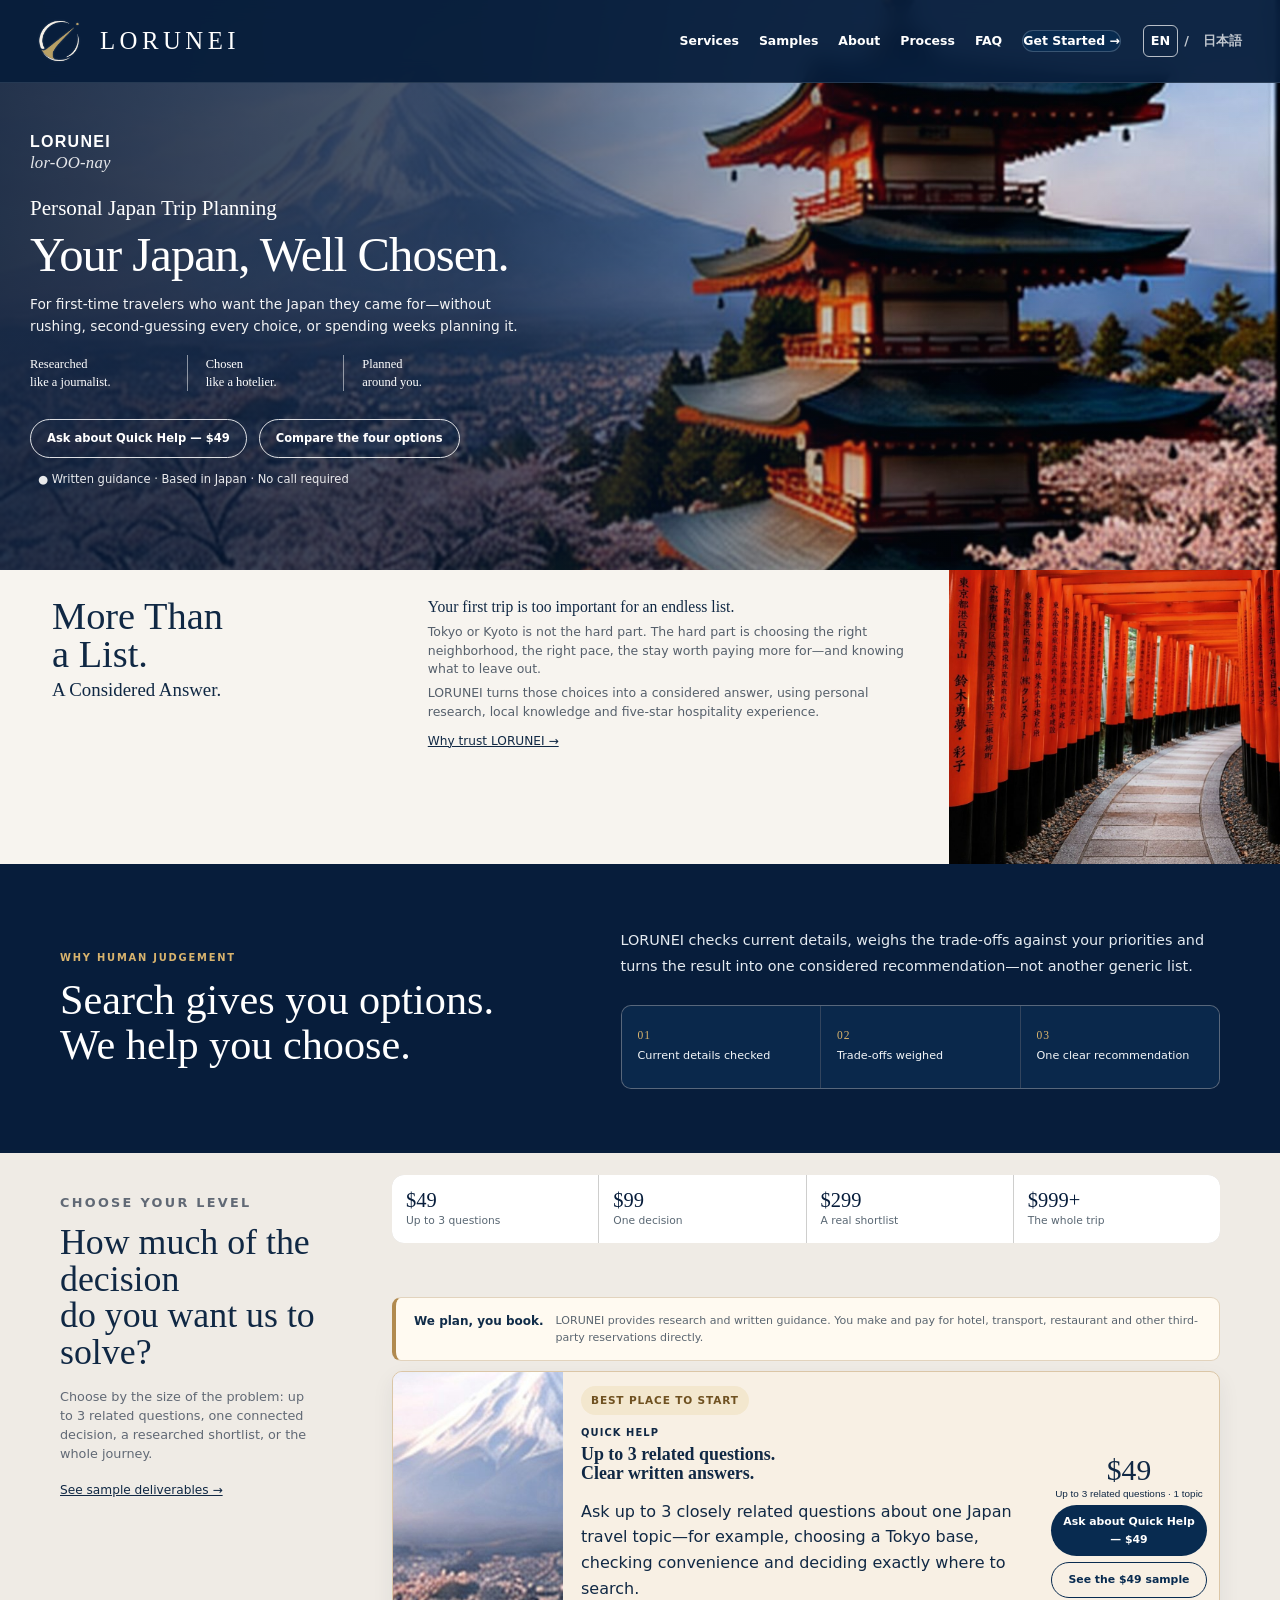
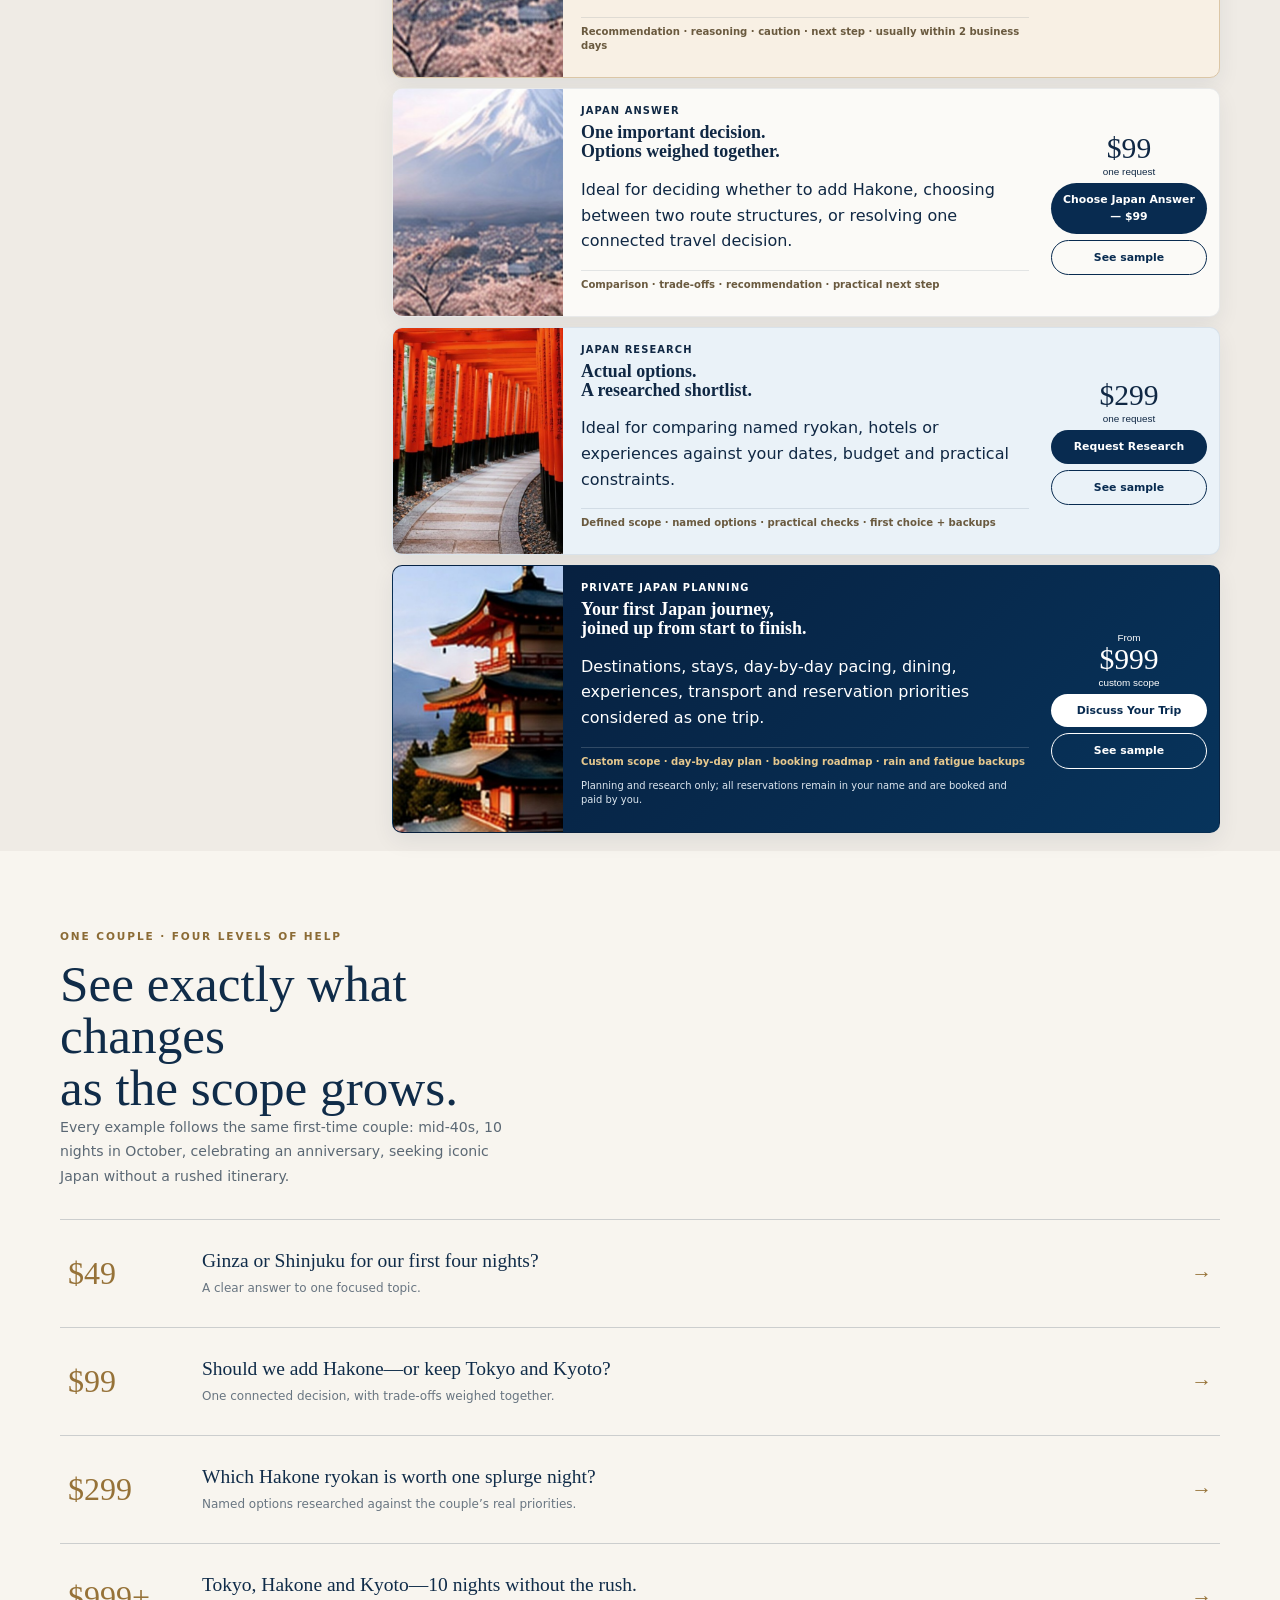
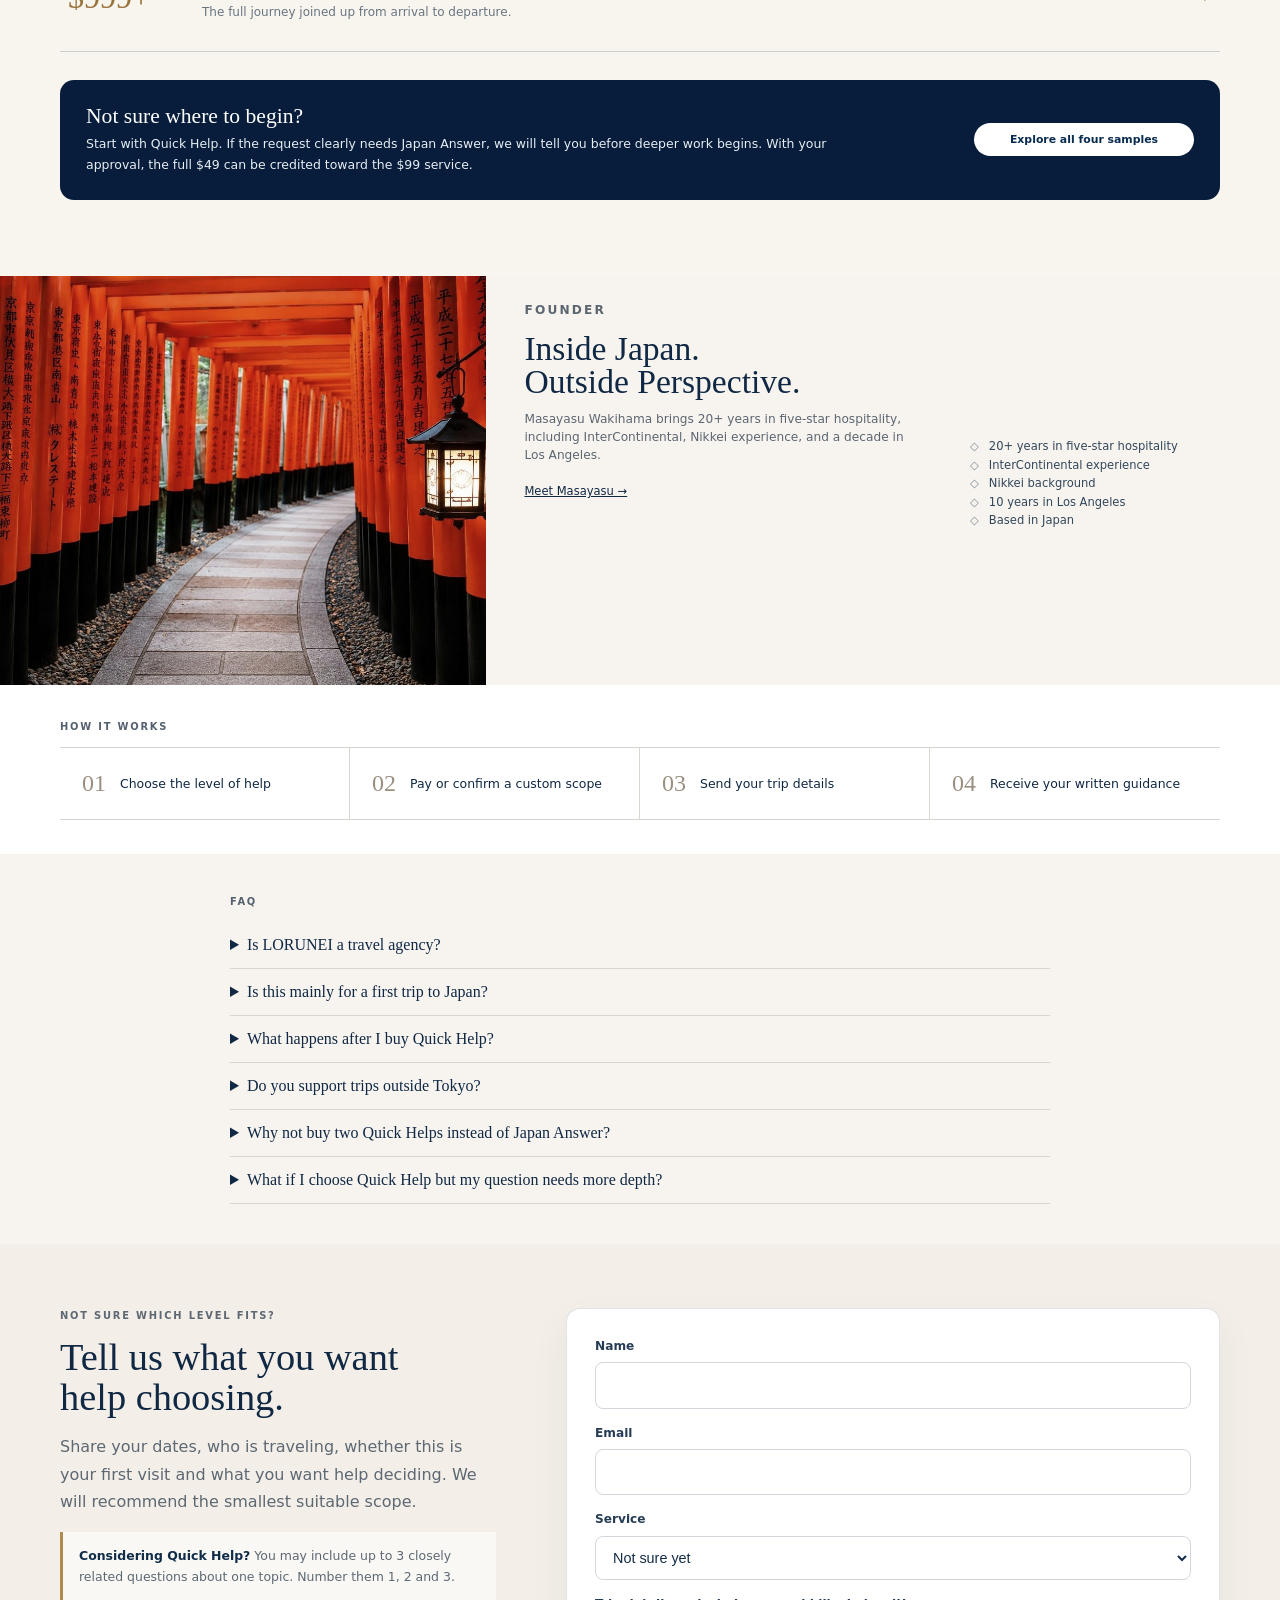
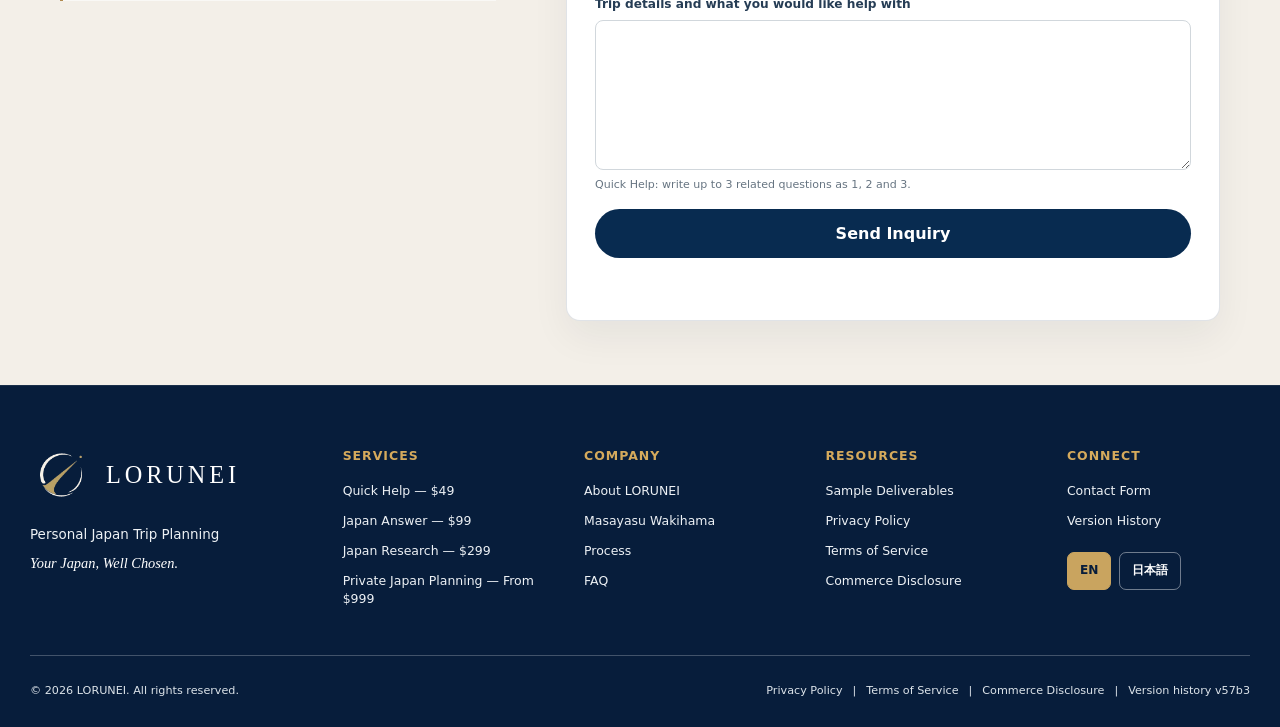
<file: index.html>
<!doctype html>
<html lang="en">
<head>
<meta charset="utf-8">
<meta name="viewport" content="width=device-width,initial-scale=1">
<title>LORUNEI — Personal Japan Trip Planning</title>
<meta name="description" content="Personal Japan trip planning for first-time independent travelers who want clear choices, thoughtful pacing and a journey built around them.">
<meta name="theme-color" content="#071d3b">
<link rel="icon" href="assets/images/lorunei-logo-v41.png">
<link rel="stylesheet" href="assets/css/style.css">
<link rel="stylesheet" href="assets/css/v57b3.css">
<script defer src="assets/js/v57b3.js"></script>
<script defer src="assets/js/payments.js"></script>
</head>
<body class="v57b3-home">
<header class="site-header v39-header" id="top">
  <div class="container nav-wrap">
    <a class="brand v39-brand" href="#top" aria-label="LORUNEI home">
      <img src="assets/images/lorunei-symbol-header-v48.png" alt="" class="header-symbol"><span class="header-brand-name">LORUNEI</span>
      
    </a>
    <button class="menu-toggle" aria-expanded="false" aria-label="Open menu"><span></span><span></span><span></span></button>
    <nav class="main-nav" aria-label="Primary navigation">
      <div class="lang-en nav-localized">
        <a href="#services">Services</a><a href="samples.html?lang=en">Samples</a><a href="#founder">About</a><a href="#process">Process</a><a href="#faq">FAQ</a>
        <a class="button button-sm" href="#inquiry">Get Started →</a>
      </div>
      <div class="lang-ja nav-localized">
        <a href="#services">サービス</a><a href="samples.html?lang=ja">納品サンプル</a><a href="#founder">運営者</a><a href="#process">ご利用の流れ</a><a href="#faq">よくある質問</a>
        <a class="button button-sm" href="#inquiry">相談する →</a>
      </div>
      <div class="lang-switch"><button class="lang-btn active" data-lang="en" type="button">EN</button><span>/</span><button class="lang-btn" data-lang="ja" type="button">日本語</button></div>
    </nav>
  </div>
</header>

<main>
<section class="hero lorunei-hero v39-hero" id="hero">
  <div class="hero-overlay"></div>
  <div class="container hero-stage">
    <div class="hero-copy reveal">
      <div class="lang-en">
        <div class="hero-name-guide">
          <p class="hero-brand-name">LORUNEI</p>
          <p class="hero-pronunciation">lor-OO-nay</p>
        </div>
        <p class="category-line">Personal Japan Trip Planning</p>
        <h1>Your Japan, Well Chosen.</h1>
        <p class="hero-lede">For first-time travelers who want the Japan they came for—without rushing, second-guessing every choice, or spending weeks planning it.</p>
        <div class="brand-manifesto"><span>Researched<br>like a journalist.</span><span>Chosen<br>like a hotelier.</span><span>Planned<br>around you.</span></div>
        <div class="hero-actions"><a class="button hero-button" id="quickCheckoutButtonHero" href="#inquiry" data-plan="quick" data-quick-checkout>Ask up to 3 questions — $49</a><a class="button hero-button ghost" href="#services">Compare the four options</a><span class="based">● Written guidance · Based in Japan · No call required</span></div>
      </div>
      <div class="lang-ja">
        <div class="hero-name-guide">
          <p class="hero-brand-name">LORUNEI</p>
          <p class="hero-pronunciation">ロルーネイ</p>
        </div>
        <p class="category-line">日本旅行のパーソナル・プランニング</p>
        <h1 class="ja-hero-title">あなたの日本を、<br>より良い選択で。</h1>
        <p class="hero-lede">初めての日本旅行を、情報探しと迷いで終わらせないために。定番を大切にしながら、あなたに合う選択と無理のない旅を組み立てます。</p>
        <div class="brand-manifesto"><span>記者のように<br>調べる。</span><span>ホテルマンのように<br>選ぶ。</span><span>あなたを中心に<br>組み立てる。</span></div>
        <div class="hero-actions"><a class="button hero-button" href="#inquiry" data-plan="quick" data-quick-checkout>質問3つまで相談 — $49</a><a class="button hero-button ghost" href="#services">4つの選択肢を比べる</a><span class="based">● 文章で回答 · 日本を拠点に対応 · 面談不要</span></div>
      </div>
    </div>
  </div>
</section>

<section class="v39-intro" id="about">
  <div class="v39-intro-grid">
    <div class="v39-intro-title reveal">
      <div class="lang-en"><h2>More Than<br>a List.</h2><p>A Considered Answer.</p></div>
      <div class="lang-ja"><h2>ただの一覧ではなく、<br>選ぶための答えを。</h2><p>考え抜いた提案をお届けします。</p></div>
    </div>
    <div class="v39-intro-copy reveal">
      <div class="lang-en"><h3>Your first trip is too important for an endless list.</h3><p>Tokyo or Kyoto is not the hard part. The hard part is choosing the right neighborhood, the right pace, the stay worth paying more for—and knowing what to leave out.</p><p>LORUNEI turns those choices into a considered answer, using personal research, local knowledge and five-star hospitality experience.</p><a href="#founder">Why trust LORUNEI →</a></div>
      <div class="lang-ja"><h3>初めての日本旅行を、情報の一覧だけで決めない。</h3><p>難しいのは、東京や京都を知ることではありません。どのエリアに泊まり、何にお金をかけ、どこを削れば、自分たちらしい旅になるのかを選ぶことです。</p><p>LORUNEIは、丁寧なリサーチ、現地感覚、5つ星ホテルで培った判断力で、その選択を一つの答えにまとめます。</p><a href="#founder">LORUNEIを信頼できる理由 →</a></div>
    </div>
    <div class="v39-intro-image reveal"><img src="assets/images/intro-side.jpg" alt="Traditional Japan street scene"></div>
  </div>
</section>

<section class="v57-kai2-judgement" aria-labelledby="human-judgement-title">
  <div class="container v57-kai2-judgement-grid">
    <div class="v57-kai2-judgement-lead reveal">
      <p class="v39-eyebrow"><span class="lang-en">WHY HUMAN JUDGEMENT</span><span class="lang-ja">人の判断を頼る意味</span></p>
      <h2 id="human-judgement-title"><span class="lang-en">Search gives you options.<br>We help you choose.</span><span class="lang-ja">検索は候補をくれる。<br>LORUNEIは、選ぶための答えをつくる。</span></h2>
    </div>
    <div class="v57-kai2-judgement-copy reveal">
      <p class="lang-en">LORUNEI checks current details, weighs the trade-offs against your priorities and turns the result into one considered recommendation—not another generic list.</p>
      <p class="lang-ja">最新情報を確認し、希望・予算・旅のペースに照らして長所と短所を比較し、理由のある一つの提案にまとめます。情報の一覧を増やすためのサービスではありません。</p>
      <div class="v57-kai2-proof-row">
        <span><b>01</b><span class="lang-en">Current details checked</span><span class="lang-ja">最新情報を確認</span></span>
        <span><b>02</b><span class="lang-en">Trade-offs weighed</span><span class="lang-ja">長所と短所を比較</span></span>
        <span><b>03</b><span class="lang-en">One clear recommendation</span><span class="lang-ja">一つの明確な提案</span></span>
      </div>
    </div>
  </div>
</section>

<section class="v39-services" id="services">
  <div class="container v39-services-grid">
    <div class="v39-services-lead reveal">
      <div class="lang-en">
        <p class="v39-eyebrow">CHOOSE YOUR LEVEL</p><h2>How much of the decision<br>do you want us to solve?</h2>
        <p>Choose by the size of the problem: up to 3 related questions, one connected decision, a researched shortlist, or the whole journey.</p>
        <a href="samples.html?lang=en">See sample deliverables →</a>
      </div>
      <div class="lang-ja">
        <p class="v39-eyebrow">サービスを選ぶ</p><h2>どこまで一緒に<br>考えてほしいですか？</h2>
        <p>関連する質問3つまで、1つの重要な判断、具体的な候補調査、旅全体。解決したい問題の大きさで選べます。</p>
        <a href="samples.html?lang=ja">納品サンプルを見る →</a>
      </div>
    </div>

    <div class="v57-choice-strip reveal" aria-label="Plan guide">
      <a href="#plan-quick"><strong>$49</strong><span class="lang-en">Up to 3 questions</span><span class="lang-ja">質問3つまで</span></a>
      <a href="#plan-answer"><strong>$99</strong><span class="lang-en">One decision</span><span class="lang-ja">1つの判断</span></a>
      <a href="#plan-research"><strong>$299</strong><span class="lang-en">A real shortlist</span><span class="lang-ja">実名候補を調査</span></a>
      <a href="#plan-private"><strong>$999+</strong><span class="lang-en">The whole trip</span><span class="lang-ja">旅全体</span></a>
    </div>

    <div class="v39-service-list">
      <aside class="v57-kai2-booking-boundary reveal">
        <div class="lang-en"><strong>We plan, you book.</strong><span>LORUNEI provides research and written guidance. You make and pay for hotel, transport, restaurant and other third-party reservations directly.</span></div>
        <div class="lang-ja"><strong>LORUNEIが計画し、予約はお客様が行います。</strong><span>調査と文章による提案を提供します。ホテル、交通、レストラン等の予約・契約・支払いは、お客様ご自身で行っていただきます。</span></div>
      </aside>
      <article class="v39-service-card quick reveal" id="plan-quick">
        <img src="assets/images/service-answer.jpg" alt="Japan travel notes">
        <div class="v39-service-body">
          <div class="lang-en"><span class="v55-start-badge">Best place to start</span><p class="v39-plan-kicker">QUICK HELP</p><h3>Up to 3 related questions.<br>Clear written answers.</h3><p>Ask up to 3 closely related questions about one Japan travel topic—for example, choosing a Tokyo base, checking convenience and deciding exactly where to search.</p><p class="v57-service-proof">Recommendation · reasoning · caution · next step · usually within 2 business days</p></div>
          <div class="lang-ja"><span class="v55-start-badge">最初におすすめ</span><p class="v39-plan-kicker">クイックヘルプ</p><h3>関連する質問3つまで。<br>明確な文章回答。</h3><p>日本旅行の1テーマについて、関連する質問を3つまで相談できます。例：東京の滞在エリア、利便性、具体的に探す場所。</p><p class="v57-service-proof">結論・理由・注意点・次の一歩／通常2営業日以内</p></div>
        </div>
        <div class="v39-service-action">
          <div class="v39-price">$49<small class="lang-en">Up to 3 related questions · 1 topic</small><small class="lang-ja">関連質問3つまで · 1テーマ</small></div>
          <a class="v39-btn lang-en" id="quickCheckoutButton" href="#inquiry" data-plan="quick" data-quick-checkout>Get Quick Help — $49</a>
          <a class="v39-btn lang-ja" href="#inquiry" data-plan="quick" data-quick-checkout>Quick Helpを購入 — $49</a>
          <a class="v39-btn alt lang-en" href="samples.html?lang=en&plan=quick">See the $49 sample</a>
          <a class="v39-btn alt lang-ja" href="samples.html?lang=ja&plan=quick">$49のサンプルを見る</a>
        </div>
      </article>

      <article class="v39-service-card reveal" id="plan-answer">
        <img src="assets/images/service-answer.jpg" alt="Japan travel answer">
        <div class="v39-service-body">
          <div class="lang-en"><p class="v39-plan-kicker">JAPAN ANSWER</p><h3>One important decision.<br>Options weighed together.</h3><p>Ideal for deciding whether to add Hakone, choosing between two route structures, or resolving one connected travel decision.</p><p class="v57-service-proof">Comparison · trade-offs · recommendation · practical next step</p></div>
          <div class="lang-ja"><p class="v39-plan-kicker">ジャパン・アンサー</p><h3>1つの重要な判断を、<br>比較して結論まで。</h3><p>箱根を加えるべきか、2つの旅程のどちらが合うかなど、条件とトレードオフがつながった判断に向いています。</p><p class="v57-service-proof">候補比較・長所短所・おすすめ・実用的な次の一歩</p></div>
        </div>
        <div class="v39-service-action">
          <div class="v39-price">$99<small class="lang-en">one request</small><small class="lang-ja">1件</small></div>
          <a class="v39-btn lang-en" href="#inquiry" data-plan="answer">Choose Japan Answer — $99</a>
          <a class="v39-btn lang-ja" href="#inquiry" data-plan="answer">ジャパン・アンサーを選ぶ — $99</a>
          <a class="v39-btn alt lang-en" href="samples.html?lang=en&plan=answer" data-sample-plan="answer">See sample</a>
          <a class="v39-btn alt lang-ja" href="samples.html?lang=ja&plan=answer" data-sample-plan="answer">サンプルを見る</a>
        </div>
      </article>

      <article class="v39-service-card research reveal" id="plan-research">
        <img src="assets/images/service-research.jpg" alt="Japan travel research">
        <div class="v39-service-body">
          <div class="lang-en"><p class="v39-plan-kicker">JAPAN RESEARCH</p><h3>Actual options.<br>A researched shortlist.</h3><p>Ideal for comparing named ryokan, hotels or experiences against your dates, budget and practical constraints.</p><p class="v57-service-proof">Defined scope · named options · practical checks · first choice + backups</p></div>
          <div class="lang-ja"><p class="v39-plan-kicker">ジャパン・リサーチ</p><h3>実名候補を調べ、<br>選べるリストに。</h3><p>旅館、ホテル、体験などを、旅行日、予算、アクセス、注意点まで含めて比較します。</p><p class="v57-service-proof">調査範囲・実名比較・実務確認・第一候補＋代替案</p></div>
        </div>
        <div class="v39-service-action">
          <div class="v39-price">$299<small class="lang-en">one request</small><small class="lang-ja">1件</small></div>
          <a class="v39-btn lang-en" href="#inquiry" data-plan="research">Request Research</a>
          <a class="v39-btn lang-ja" href="#inquiry" data-plan="research">調査を依頼する</a>
          <a class="v39-btn alt lang-en" href="samples.html?lang=en&plan=research" data-sample-plan="research">See sample</a>
          <a class="v39-btn alt lang-ja" href="samples.html?lang=ja&plan=research" data-sample-plan="research">サンプルを見る</a>
        </div>
      </article>

      <article class="v39-service-card private reveal" id="plan-private">
        <img src="assets/images/service-private.jpg" alt="Private Japan planning">
        <div class="v39-service-body">
          <div class="lang-en"><p class="v39-plan-kicker">PRIVATE JAPAN PLANNING</p><h3>Your first Japan journey,<br>joined up from start to finish.</h3><p>Destinations, stays, day-by-day pacing, dining, experiences, transport and reservation priorities considered as one trip.</p><p class="v57-service-proof">Custom scope · day-by-day plan · booking roadmap · rain and fatigue backups</p><p class="v57-kai2-private-scope">Planning and research only; all reservations remain in your name and are booked and paid by you.</p></div>
          <div class="lang-ja"><p class="v39-plan-kicker">プライベート・ジャパン・プランニング</p><h3>初めての日本旅行を、<br>最初から最後まで一つに。</h3><p>都市、宿泊、日別のペース、食、体験、移動、予約優先順位を、一つの旅として組み立てます。</p><p class="v57-service-proof">個別設計・日別プラン・予約手順・雨天／疲労時の代替案</p><p class="v57-kai2-private-scope">プランニングと調査を行うサービスです。予約名義はお客様とし、予約・支払いはお客様ご自身で行います。</p></div>
        </div>
        <div class="v39-service-action">
          <div class="v39-price"><small class="lang-en">From</small><small class="lang-ja">料金</small>$999<small class="lang-en">custom scope</small><small class="lang-ja">から</small></div>
          <a class="v39-btn light lang-en" href="#inquiry" data-plan="private">Discuss Your Trip</a>
          <a class="v39-btn light lang-ja" href="#inquiry" data-plan="private">旅行相談をする</a>
          <a class="v39-btn alt light-outline lang-en" href="samples.html?lang=en&plan=private" data-sample-plan="private">See sample</a>
          <a class="v39-btn alt light-outline lang-ja" href="samples.html?lang=ja&plan=private" data-sample-plan="private">サンプルを見る</a>
        </div>
      </article>
    </div>
  </div>
</section>

<section class="v57-samples" id="deliverables">
  <div class="container">
    <div class="v57-samples-head reveal">
      <div class="lang-en"><p class="v39-eyebrow">ONE COUPLE · FOUR LEVELS OF HELP</p><h2>See exactly what changes<br>as the scope grows.</h2><p>Every example follows the same first-time couple: mid-40s, 10 nights in October, celebrating an anniversary, seeking iconic Japan without a rushed itinerary.</p></div>
      <div class="lang-ja"><p class="v39-eyebrow">同じ夫婦・4段階のサポート</p><h2>価格ではなく、<br>解決する問題の大きさで比べる。</h2><p>すべて、初訪日の40代夫婦による10月・10泊の結婚記念旅行を例にしています。定番の日本を大切にしながら、慌ただしくない旅を希望しています。</p></div>
    </div>

    <div class="v57-sample-ladder reveal">
      <a href="samples.html?lang=en&plan=quick" data-sample-plan="quick">
        <span class="v57-sample-price">$49</span><span><strong class="lang-en">Ginza or Shinjuku for our first four nights?</strong><strong class="lang-ja">最初の4泊は銀座と新宿、どちらがよい？</strong><small class="lang-en">A clear answer to one focused topic.</small><small class="lang-ja">1つのテーマに、明確な文章回答。</small></span><b aria-hidden="true">→</b>
      </a>
      <a href="samples.html?lang=en&plan=answer" data-sample-plan="answer">
        <span class="v57-sample-price">$99</span><span><strong class="lang-en">Should we add Hakone—or keep Tokyo and Kyoto?</strong><strong class="lang-ja">箱根を加えるか、東京と京都だけにするか？</strong><small class="lang-en">One connected decision, with trade-offs weighed together.</small><small class="lang-ja">条件とトレードオフを比較する、1つの重要な判断。</small></span><b aria-hidden="true">→</b>
      </a>
      <a href="samples.html?lang=en&plan=research" data-sample-plan="research">
        <span class="v57-sample-price">$299</span><span><strong class="lang-en">Which Hakone ryokan is worth one splurge night?</strong><strong class="lang-ja">箱根の特別な1泊に、どの旅館を選ぶ？</strong><small class="lang-en">Named options researched against the couple’s real priorities.</small><small class="lang-ja">実名候補を、予算・快適さ・アクセスまで調査。</small></span><b aria-hidden="true">→</b>
      </a>
      <a href="samples.html?lang=en&plan=private" data-sample-plan="private">
        <span class="v57-sample-price">$999+</span><span><strong class="lang-en">Tokyo, Hakone and Kyoto—10 nights without the rush.</strong><strong class="lang-ja">東京・箱根・京都を、慌ただしくない10泊で。</strong><small class="lang-en">The full journey joined up from arrival to departure.</small><small class="lang-ja">到着から帰国までを一つにつなぐ、旅全体の設計。</small></span><b aria-hidden="true">→</b>
      </a>
    </div>

    <div class="v57-samples-cta reveal">
      <div class="lang-en"><h3>Not sure where to begin?</h3><p>Start with Quick Help. If the request clearly needs Japan Answer, we will tell you before deeper work begins. With your approval, the full $49 can be credited toward the $99 service.</p></div>
      <div class="lang-ja"><h3>どこから始めるか迷いますか？</h3><p>まずはクイックヘルプから。ジャパン・アンサーが明らかに適している場合は、深い作業前にお知らせします。同意いただいた場合、49ドル全額を99ドルのサービスへ充当できます。</p></div>
      <a class="v39-btn lang-en" href="samples.html?lang=en">Explore all four samples</a>
      <a class="v39-btn lang-ja" href="samples.html?lang=ja">4つのサンプルを詳しく見る</a>
    </div>
  </div>
</section>

<section class="v39-founder" id="founder">
  <div class="v39-founder-grid">
    <div class="v39-founder-image"><img src="assets/images/founder-no-face.jpg" alt="Vermilion torii gates in Japan"></div>
    <div class="v39-founder-copy reveal">
      <div class="lang-en">
        <p class="v39-eyebrow">FOUNDER</p><h2>Inside Japan.<br>Outside Perspective.</h2>
        <p>Masayasu Wakihama brings 20+ years in five-star hospitality, including InterContinental, Nikkei experience, and a decade in Los Angeles.</p>
        <a href="about-masayasu.html?lang=en">Meet Masayasu →</a>
      </div>
      <div class="lang-ja">
        <p class="v39-eyebrow">運営者</p><h2>日本の内側から。<br>海外旅行者の視点で。</h2>
        <p>Masayasu Wakihamaは、InterContinentalを含む5つ星ホテルで20年以上、日経での経験、ロサンゼルスでの10年間を背景に、日本と海外旅行者双方の感覚から旅を考えます。</p>
        <a href="about-masayasu.html?lang=ja">Masayasu Wakihamaについて →</a>
      </div>
    </div>
    <div class="v39-founder-facts reveal">
      <div class="lang-en founder-facts-local"><div>20+ years in five-star hospitality</div><div>InterContinental experience</div><div>Nikkei background</div><div>10 years in Los Angeles</div><div>Based in Japan</div></div>
      <div class="lang-ja founder-facts-local"><div>5つ星ホテルで20年以上</div><div>InterContinentalでの経験</div><div>日経での勤務経験</div><div>ロサンゼルス在住10年</div><div>日本を拠点に対応</div></div>
    </div>
  </div>
</section>

<section class="v39-process" id="process">
  <div class="container">
    <div class="lang-en"><p class="v39-eyebrow">HOW IT WORKS</p><div class="v39-process-row v57-process-row"><div><strong>01</strong><span>Choose the level of help</span></div><div><strong>02</strong><span>Pay or confirm a custom scope</span></div><div><strong>03</strong><span>Send your trip details</span></div><div><strong>04</strong><span>Receive your written guidance</span></div></div></div>
    <div class="lang-ja"><p class="v39-eyebrow">ご利用の流れ</p><div class="v39-process-row v57-process-row"><div><strong>01</strong><span>必要なサービスを選ぶ</span></div><div><strong>02</strong><span>決済または個別範囲を確認</span></div><div><strong>03</strong><span>旅行内容を送る</span></div><div><strong>04</strong><span>文章で提案を受け取る</span></div></div></div>
  </div>
</section>

<section class="v39-faq" id="faq">
  <div class="container narrow">
    <div class="lang-en">
      <p class="v39-eyebrow">FAQ</p>
      <details><summary>Is LORUNEI a travel agency?</summary><p>No. LORUNEI provides travel research, consultation, information and advisory support. You make and pay for third-party bookings directly.</p></details>
      <details><summary>Is this mainly for a first trip to Japan?</summary><p>First-time travelers are our primary fit because the number of choices can be overwhelming. Returning travelers are also welcome when they need a specific decision, deeper research or a more personal route.</p></details>
      <details><summary>What happens after I buy Quick Help?</summary><p>Stripe returns you to LORUNEI, where you send one focused topic, up to 3 related questions and the context that matters. After payment and details are confirmed, we send a work-start email. The written answer is usually delivered within 2 business days after the required information is received.</p></details>
      <details><summary>Do you support trips outside Tokyo?</summary><p>Yes. Research and planning can cover destinations throughout Japan depending on scope.</p></details><details><summary>Why not buy two Quick Helps instead of Japan Answer?</summary><p>Quick Help covers one focused topic and up to 3 related questions within that topic. Japan Answer treats a larger decision as one connected problem, comparing your priorities, alternatives and trade-offs before giving one recommendation. It is a different deliverable, not simply two Quick Help answers.</p></details><details><summary>What if I choose Quick Help but my question needs more depth?</summary><p>Before deeper individualized work begins, we will tell you if Japan Answer is clearly the better fit. You can keep the request within Quick Help scope or apply the full $49 toward the $99 Japan Answer. No upgrade charge is made without your approval.</p></details>
    </div>
    <div class="lang-ja">
      <p class="v39-eyebrow">よくある質問</p>
      <details><summary>LORUNEIは旅行会社ですか？</summary><p>いいえ。LORUNEIは旅行リサーチ、相談、情報提供、アドバイスを行うサービスです。ホテル、交通、レストラン等の予約・契約・支払いはお客様ご自身で行っていただきます。</p></details>
      <details><summary>主に初めての日本旅行向けですか？</summary><p>はい。選択肢が多く迷いやすい初訪日の方を主な対象にしています。再訪の方も、特定の判断、深い調査、より自分らしいルートを必要とする場合に利用できます。</p></details>
      <details><summary>Quick Help購入後はどうなりますか？</summary><p>Stripe決済後にLORUNEIへ戻り、1つのテーマ、関連質問3つまで、必要な背景を送信します。決済と必要情報を確認後、作業開始メールを送ります。回答は、開始に必要な情報を受領後、通常2営業日以内を目安にメールでお届けします。</p></details>
      <details><summary>東京以外も対応できますか？</summary><p>はい。ご依頼内容に応じて、日本各地の調査・プランニングに対応します。</p></details><details><summary>クイックヘルプを2回買う方がジャパン・アンサーより得では？</summary><p>クイックヘルプは1つのテーマについて関連する質問を3つまで扱います。ジャパン・アンサーは、より大きな判断を一つの問題として扱い、条件・候補・メリットとデメリットを比較して1つの結論までまとめます。単にクイックヘルプを2件並べた納品物ではありません。</p></details><details><summary>クイックヘルプを選んだあと、もっと深い調査が必要だと分かったら？</summary><p>深い個別作業を始める前に、ジャパン・アンサーの方が明らかに適している場合はお知らせします。クイックヘルプの範囲に収めるか、49ドル全額を99ドルのジャパン・アンサーへ充当できます。お客様の承諾なく追加料金を請求することはありません。</p></details>
    </div>
  </div>
</section>

<section class="v40-inquiry" id="inquiry">
  <div class="container v40-inquiry-grid">
    <div class="reveal">
      <div class="lang-en"><p class="v39-eyebrow">NOT SURE WHICH LEVEL FITS?</p><h2>Tell us what you want<br>help choosing.</h2><p>Share your dates, who is traveling, whether this is your first visit and what you want help deciding. We will recommend the smallest suitable scope.</p><p class="v57-kai2-quick-form-note"><strong>Considering Quick Help?</strong> You may include up to 3 closely related questions about one topic. Number them 1, 2 and 3.</p></div>
      <div class="lang-ja"><p class="v39-eyebrow">どのサービスか迷ったら</p><h2>旅行について、相談したいことを<br>教えてください。</h2><p>旅行日、人数、初訪日かどうか、判断を手伝ってほしい内容を送ってください。必要以上に大きくない、最適なサービスをご案内します。</p><p class="v57-kai2-quick-form-note"><strong>Quick Helpをご検討の方へ：</strong>1つのテーマについて、関連する質問を3つまで送れます。1・2・3と番号をつけてご記入ください。</p></div>
    </div>
    <form class="v40-form reveal" id="loruneiInquiry" action="https://formspree.io/f/xeajbpvn" method="POST" data-formspree-form>
      <input type="hidden" name="_subject" value="LORUNEI website inquiry">
      <input type="hidden" name="_replyto" id="replyToField" value="">
      <input type="hidden" name="submission_reference" id="submissionReferenceField" value="">
      <input type="hidden" name="submitted_at_jst" id="submittedAtJstField" value="">
      <input type="hidden" name="page_language" id="pageLanguageField" value="">
      <input type="text" name="_gotcha" tabindex="-1" autocomplete="off" class="hp-field" aria-hidden="true">
      <label><span class="lang-en">Name</span><span class="lang-ja">お名前</span><input name="name" required></label>
      <label><span class="lang-en">Email</span><span class="lang-ja">メールアドレス</span><input name="email" type="email" required></label>
      <label><span class="lang-en">Service</span><span class="lang-ja">ご希望のサービス</span>
        <select name="service" id="planSelectEn" class="lang-en">
          <option value="unsure">Not sure yet</option>
          <option value="quick">Quick Help — $49</option>
          <option value="answer">Japan Answer — $99</option>
          <option value="research">Japan Research — $299</option>
          <option value="private">Private Japan Planning — from $999</option>
        </select>
        <select name="service" id="planSelectJa" class="lang-ja">
          <option value="unsure">まだ決めていない</option>
          <option value="quick">クイックヘルプ — $49</option>
          <option value="answer">ジャパン・アンサー — $99</option>
          <option value="research">ジャパン・リサーチ — $299</option>
          <option value="private">プライベート・ジャパン・プランニング — $999〜</option>
        </select>
      </label>
      <label><span class="lang-en">Trip details and what you would like help with</span><span class="lang-ja">旅行内容と、相談したいこと</span><textarea name="message" rows="6" required aria-describedby="messageHelp"></textarea><small class="v57-kai2-field-help" id="messageHelp"><span class="lang-en">Quick Help: write up to 3 related questions as 1, 2 and 3.</span><span class="lang-ja">Quick Help：関連する質問3つまでを、1・2・3と分けてご記入ください。</span></small></label>
      <button class="v40-submit lang-en" type="submit">Send Inquiry</button>
      <button class="v40-submit lang-ja" type="submit">相談内容を送信</button>
      <p class="form-status" id="formStatus" role="status" aria-live="polite"></p>

      <section class="submission-receipt" id="submissionReceipt" hidden aria-live="polite">
        <p class="receipt-kicker lang-en">SUBMISSION RECEIPT</p>
        <p class="receipt-kicker lang-ja">送信控え</p>
        <h3 class="lang-en">Your inquiry has been received.</h3>
        <h3 class="lang-ja">お問い合わせを受け付けました。</h3>
        <p class="receipt-intro lang-en">Please keep this reference for your records. The same reference is included in LORUNEI's Formspree submission record.</p>
        <p class="receipt-intro lang-ja">この控えを保存してください。同じ受付番号がLORUNEI側のFormspree送信記録にも保存されます。</p>
        <dl class="receipt-details">
          <div><dt class="lang-en">Reference</dt><dt class="lang-ja">受付番号</dt><dd id="receiptReference"></dd></div>
          <div><dt class="lang-en">Submitted</dt><dt class="lang-ja">送信日時</dt><dd id="receiptSubmittedAt"></dd></div>
          <div><dt class="lang-en">Name</dt><dt class="lang-ja">お名前</dt><dd id="receiptName"></dd></div>
          <div><dt>Email</dt><dd id="receiptEmail"></dd></div>
          <div><dt class="lang-en">Service</dt><dt class="lang-ja">サービス</dt><dd id="receiptService"></dd></div>
          <div class="receipt-message-row"><dt class="lang-en">Message</dt><dt class="lang-ja">相談内容</dt><dd id="receiptMessage"></dd></div>
        </dl>
        <div class="receipt-actions">
          <button type="button" class="receipt-button" id="copyReceipt"><span class="lang-en">Copy receipt</span><span class="lang-ja">控えをコピー</span></button>
          <button type="button" class="receipt-button" id="printReceipt"><span class="lang-en">Print / Save PDF</span><span class="lang-ja">印刷 / PDF保存</span></button>
        </div>
        <p class="receipt-action-status" id="receiptActionStatus" role="status" aria-live="polite"></p>
        <p class="receipt-note lang-en">For privacy, LORUNEI does not store the detailed message in your browser after you leave this page. Use Copy or Print / Save PDF if you want to keep the full receipt.</p>
        <p class="receipt-note lang-ja">プライバシー保護のため、このページを離れた後に相談内容をブラウザ内へ保存しません。詳細な控えを残す場合は「控えをコピー」または「印刷 / PDF保存」をご利用ください。</p>
      </section>
    </form>
  </div>
</section>
</main>

<footer class="site-footer-v51" id="site-footer">
  <div class="container footer-grid-v51">

    <section class="footer-brand-v51">
      <div class="footer-brand-lockup-v51">
        <img src="assets/images/lorunei-symbol-footer-v48.png" alt="" class="footer-symbol-v51">
        <span class="footer-name-v51">LORUNEI</span>
      </div>
      <div class="lang-en footer-brand-copy-v51">
        <p>Personal Japan Trip Planning</p>
        <em>Your Japan, Well Chosen.</em>
      </div>
      <div class="lang-ja footer-brand-copy-v51">
        <p>日本旅行のパーソナル・プランニング</p>
        <em>あなたの日本を、より良い選択で。</em>
      </div>
    </section>

    <section class="footer-col-v51">
      <h3 class="lang-en">Services</h3>
      <h3 class="lang-ja">サービス</h3>
      <div class="lang-en footer-links-v51">
        <a href="#services">Quick Help — $49</a>
        <a href="#services">Japan Answer — $99</a>
        <a href="#services">Japan Research — $299</a>
        <a href="#services">Private Japan Planning — From $999</a>
      </div>
      <div class="lang-ja footer-links-v51">
        <a href="#services">クイックヘルプ — $49</a>
        <a href="#services">ジャパン・アンサー — $99</a>
        <a href="#services">ジャパン・リサーチ — $299</a>
        <a href="#services">プライベート・プランニング — $999〜</a>
      </div>
    </section>

    <section class="footer-col-v51">
      <h3 class="lang-en">Company</h3>
      <h3 class="lang-ja">会社情報</h3>
      <div class="lang-en footer-links-v51">
        <a href="#about">About LORUNEI</a>
        <a href="about-masayasu.html?lang=en">Masayasu Wakihama</a>
        <a href="#process">Process</a>
        <a href="#faq">FAQ</a>
      </div>
      <div class="lang-ja footer-links-v51">
        <a href="#about">LORUNEIについて</a>
        <a href="about-masayasu.html?lang=ja">Masayasu Wakihama</a>
        <a href="#process">ご利用の流れ</a>
        <a href="#faq">よくある質問</a>
      </div>
    </section>

    <section class="footer-col-v51">
      <h3 class="lang-en">Resources</h3>
      <h3 class="lang-ja">リソース</h3>
      <div class="lang-en footer-links-v51">
        <a href="samples.html?lang=en">Sample Deliverables</a>
        <a href="privacy.html?lang=en">Privacy Policy</a>
        <a href="terms.html?lang=en">Terms of Service</a>
        <a href="legal.html?lang=en">Commerce Disclosure</a>
      </div>
      <div class="lang-ja footer-links-v51">
        <a href="samples.html?lang=ja">納品サンプル</a>
        <a href="privacy.html?lang=ja">プライバシーポリシー</a>
        <a href="terms.html?lang=ja">利用規約</a>
        <a href="legal.html?lang=ja">特定商取引法に基づく表記</a>
      </div>
    </section>

    <section class="footer-col-v51 footer-connect-v51">
      <h3 class="lang-en">Connect</h3>
      <h3 class="lang-ja">お問い合わせ</h3>
      <div class="lang-en footer-links-v51">
        <a href="#inquiry">Contact Form</a>
        <a href="changelog.html?lang=en">Version History</a>
      </div>
      <div class="lang-ja footer-links-v51">
        <a href="#inquiry">お問い合わせフォーム</a>
        <a href="changelog.html?lang=ja">変更履歴</a>
      </div>
      <div class="footer-language-v51" aria-label="Language">
        <button class="lang-btn footer-lang-btn" data-lang="en" type="button">EN</button>
        <button class="lang-btn footer-lang-btn" data-lang="ja" type="button">日本語</button>
      </div>
    </section>
  </div>

  <div class="container footer-bottom-v51">
    <span>© 2026 LORUNEI. All rights reserved.</span>
    <div class="lang-en footer-legal-v51">
      <a href="privacy.html?lang=en">Privacy Policy</a>
      <span>|</span>
      <a href="terms.html?lang=en">Terms of Service</a>
      <span>|</span>
      <a href="legal.html?lang=en">Commerce Disclosure</a>
      <span>|</span>
      <a href="changelog.html?lang=en">Version history <b>v57b3</b></a>
    </div>
    <div class="lang-ja footer-legal-v51">
      <a href="privacy.html?lang=ja">プライバシーポリシー</a>
      <span>|</span>
      <a href="terms.html?lang=ja">利用規約</a>
      <span>|</span>
      <a href="legal.html?lang=ja">特定商取引法に基づく表記</a>
      <span>|</span>
      <a href="changelog.html?lang=ja">変更履歴 <b>v57b3</b></a>
    </div>
  </div>
</footer>
</body>
</html>
</file>
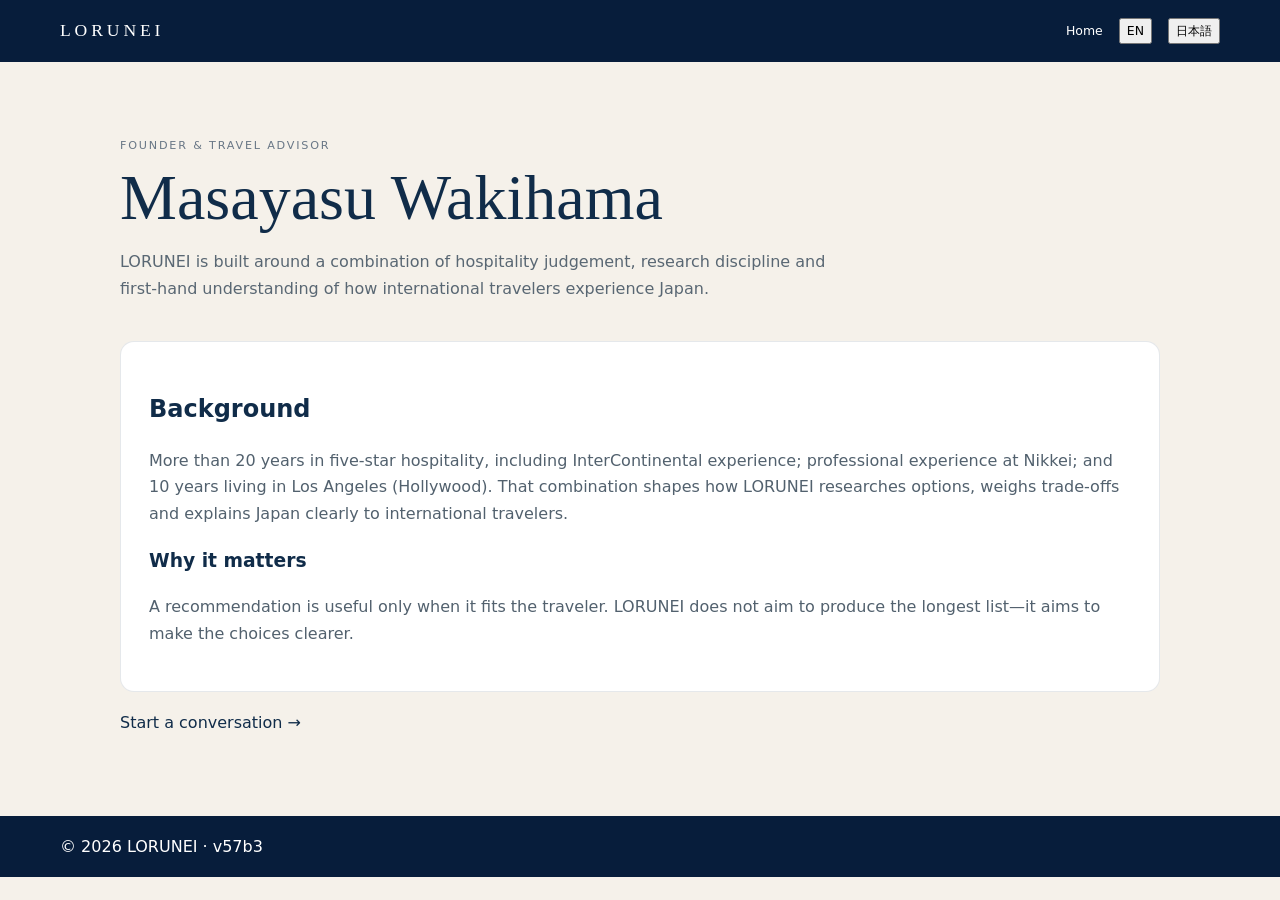
<file: about-masayasu.html>
<!doctype html><html lang="en"><head><meta charset="utf-8"><meta name="viewport" content="width=device-width,initial-scale=1"><title>Masayasu Wakihama | LORUNEI</title><link rel="stylesheet" href="assets/css/style.css"><style>.subpage{background:#f5f1ea;color:#102c49;min-height:100vh}.sub-head{background:#071d3b;color:#fff;padding:18px 0}.sub-head .container{display:flex;align-items:center;justify-content:space-between;gap:20px}.sub-brand{font:500 1.1rem Georgia,serif;letter-spacing:.22em}.sub-nav{display:flex;align-items:center;gap:16px;font-size:.78rem}.sub-wrap{width:min(1040px,calc(100% - 36px));margin:0 auto;padding:64px 0 80px}.sub-eyebrow{font-size:.7rem;letter-spacing:.16em;text-transform:uppercase;color:#697786}.sub-title{font:400 clamp(2.2rem,5vw,4rem)/1 Georgia,serif;margin:8px 0 18px}.sub-lede{max-width:720px;color:#596773;line-height:1.7;margin-bottom:38px}.sub-card{background:#fff;border:1px solid rgba(7,29,59,.1);border-radius:14px;padding:28px;margin:18px 0}.sub-card p{color:#52616e;line-height:1.65}.sub-footer{background:#071d3b;color:#fff;padding:18px 0}.lang-ja{display:none!important}html:lang(ja) .lang-en{display:none!important}html:lang(ja) .lang-ja{display:block!important}</style></head><body class="subpage"><header class="sub-head"><div class="container"><a class="sub-brand" href="index.html">LORUNEI</a><nav class="sub-nav"><a href="index.html"><span class="lang-en">Home</span><span class="lang-ja">ホーム</span></a><button data-lang="en">EN</button><button data-lang="ja">日本語</button></nav></div></header><main class="sub-wrap"><div class="lang-en"><p class="sub-eyebrow">FOUNDER & TRAVEL ADVISOR</p><h1 class="sub-title">Masayasu Wakihama</h1><p class="sub-lede">LORUNEI is built around a combination of hospitality judgement, research discipline and first-hand understanding of how international travelers experience Japan.</p></div><div class="lang-ja"><p class="sub-eyebrow">運営者・トラベルアドバイザー</p><h1 class="sub-title">Masayasu Wakihama</h1><p class="sub-lede">LORUNEIは、ホスピタリティで培った判断力、調査する力、そして海外旅行者が日本をどう見るかという視点を組み合わせて運営しています。</p></div><section class="sub-card"><div class="lang-en"><h2>Background</h2><p>More than 20 years in five-star hospitality, including InterContinental experience; professional experience at Nikkei; and 10 years living in Los Angeles (Hollywood). That combination shapes how LORUNEI researches options, weighs trade-offs and explains Japan clearly to international travelers.</p><h3>Why it matters</h3><p>A recommendation is useful only when it fits the traveler. LORUNEI does not aim to produce the longest list—it aims to make the choices clearer.</p></div><div class="lang-ja"><h2>経歴</h2><p>InterContinentalを含む5つ星ホテルで20年以上の経験、日経での勤務経験、そしてロサンゼルス（Hollywood）で10年間暮らした経験があります。その3つの視点を、候補の調査、比較、海外旅行者にとって分かりやすい説明に生かしています。</p><h3>なぜこの経歴を生かすのか</h3><p>旅行の提案は、情報量が多いだけでは役に立ちません。LORUNEIが目指すのは、長い一覧を作ることではなく、お客様に合う選択を分かりやすくすることです。</p></div></section><div class="lang-en"><a href="index.html#inquiry">Start a conversation →</a></div><div class="lang-ja"><a href="index.html#inquiry">相談をはじめる →</a></div></main><footer class="sub-footer"><div class="container">© 2026 LORUNEI · <a href="changelog.html">v57b3</a></div></footer><script>const p=new URLSearchParams(location.search);let l=p.get('lang')||localStorage.getItem('loruneiLang')||localStorage.getItem('japanInsiderLang')||((navigator.language||'').toLowerCase().startsWith('ja')?'ja':'en');if(!['en','ja'].includes(l))l='en';document.documentElement.lang=l;document.querySelectorAll('[data-lang]').forEach(b=>b.onclick=()=>{document.documentElement.lang=b.dataset.lang;localStorage.setItem('loruneiLang',b.dataset.lang);localStorage.setItem('japanInsiderLang',b.dataset.lang)});</script></body></html>
</file>
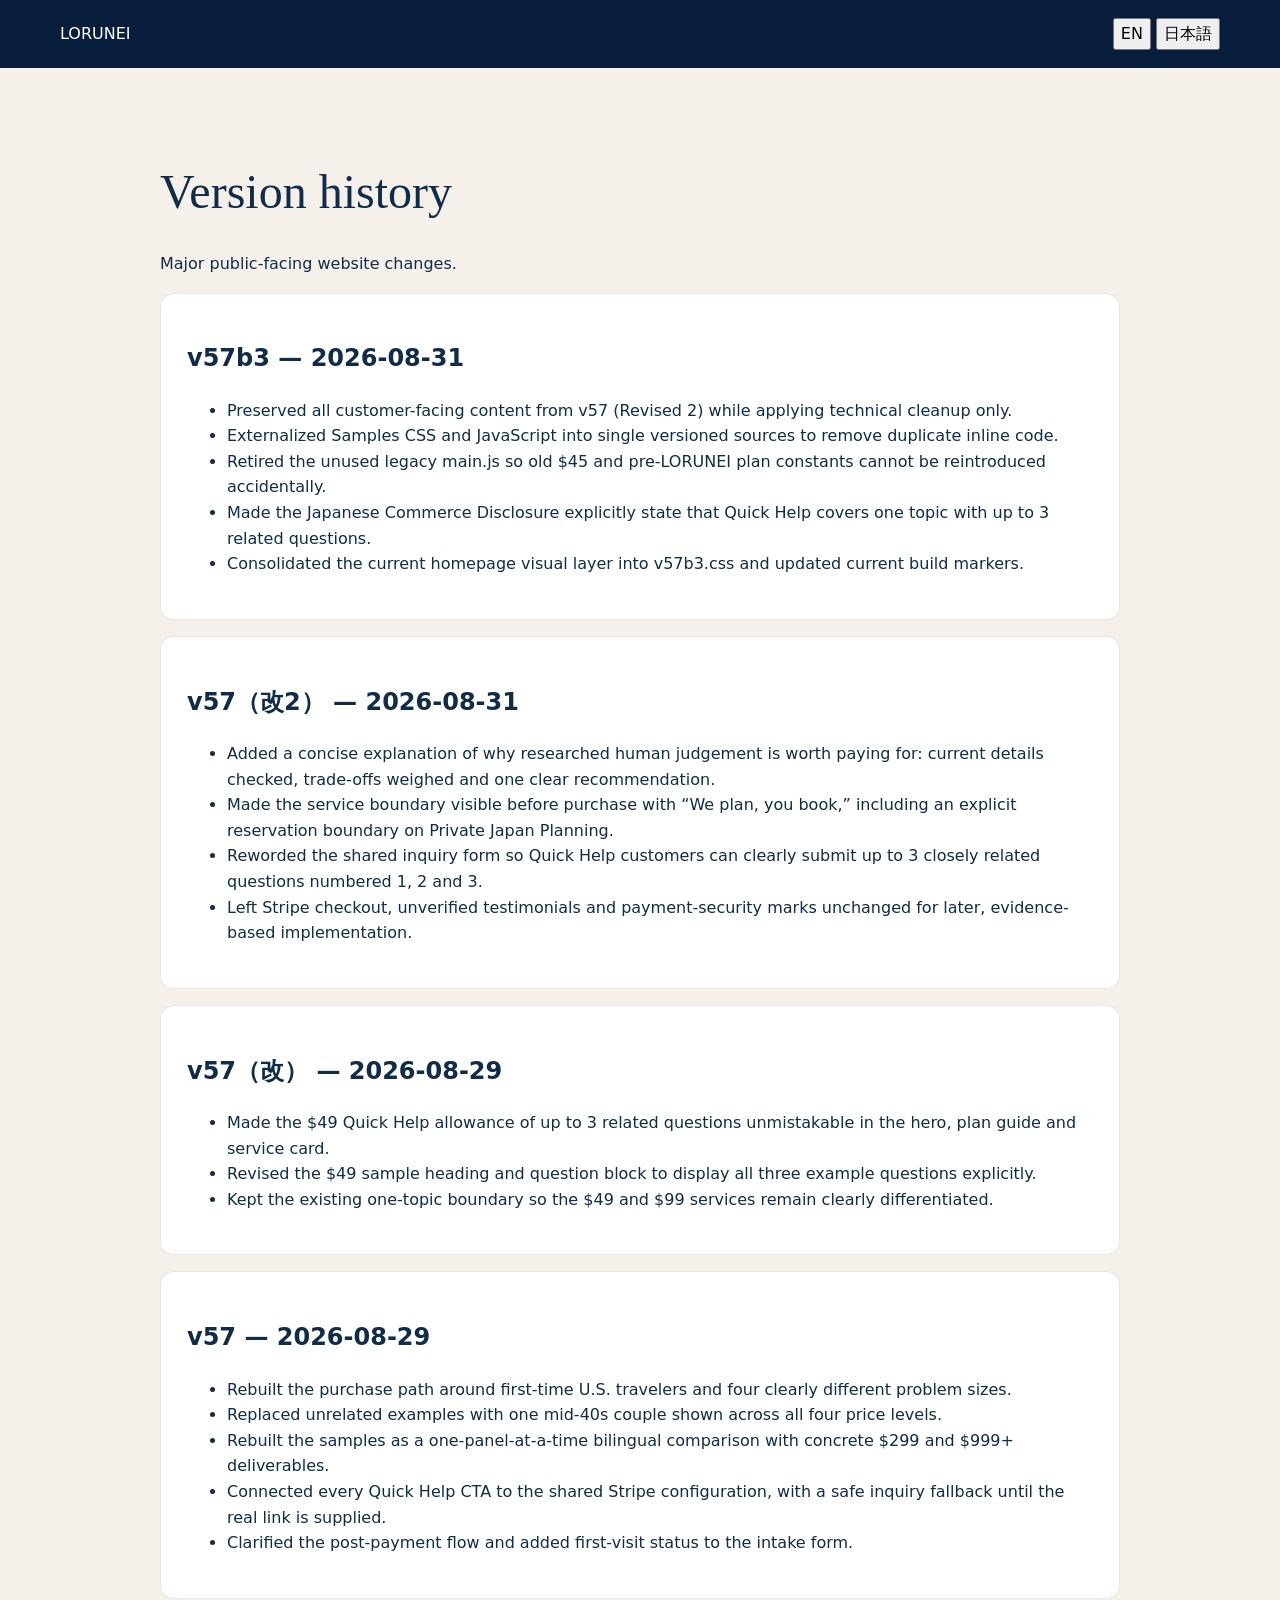
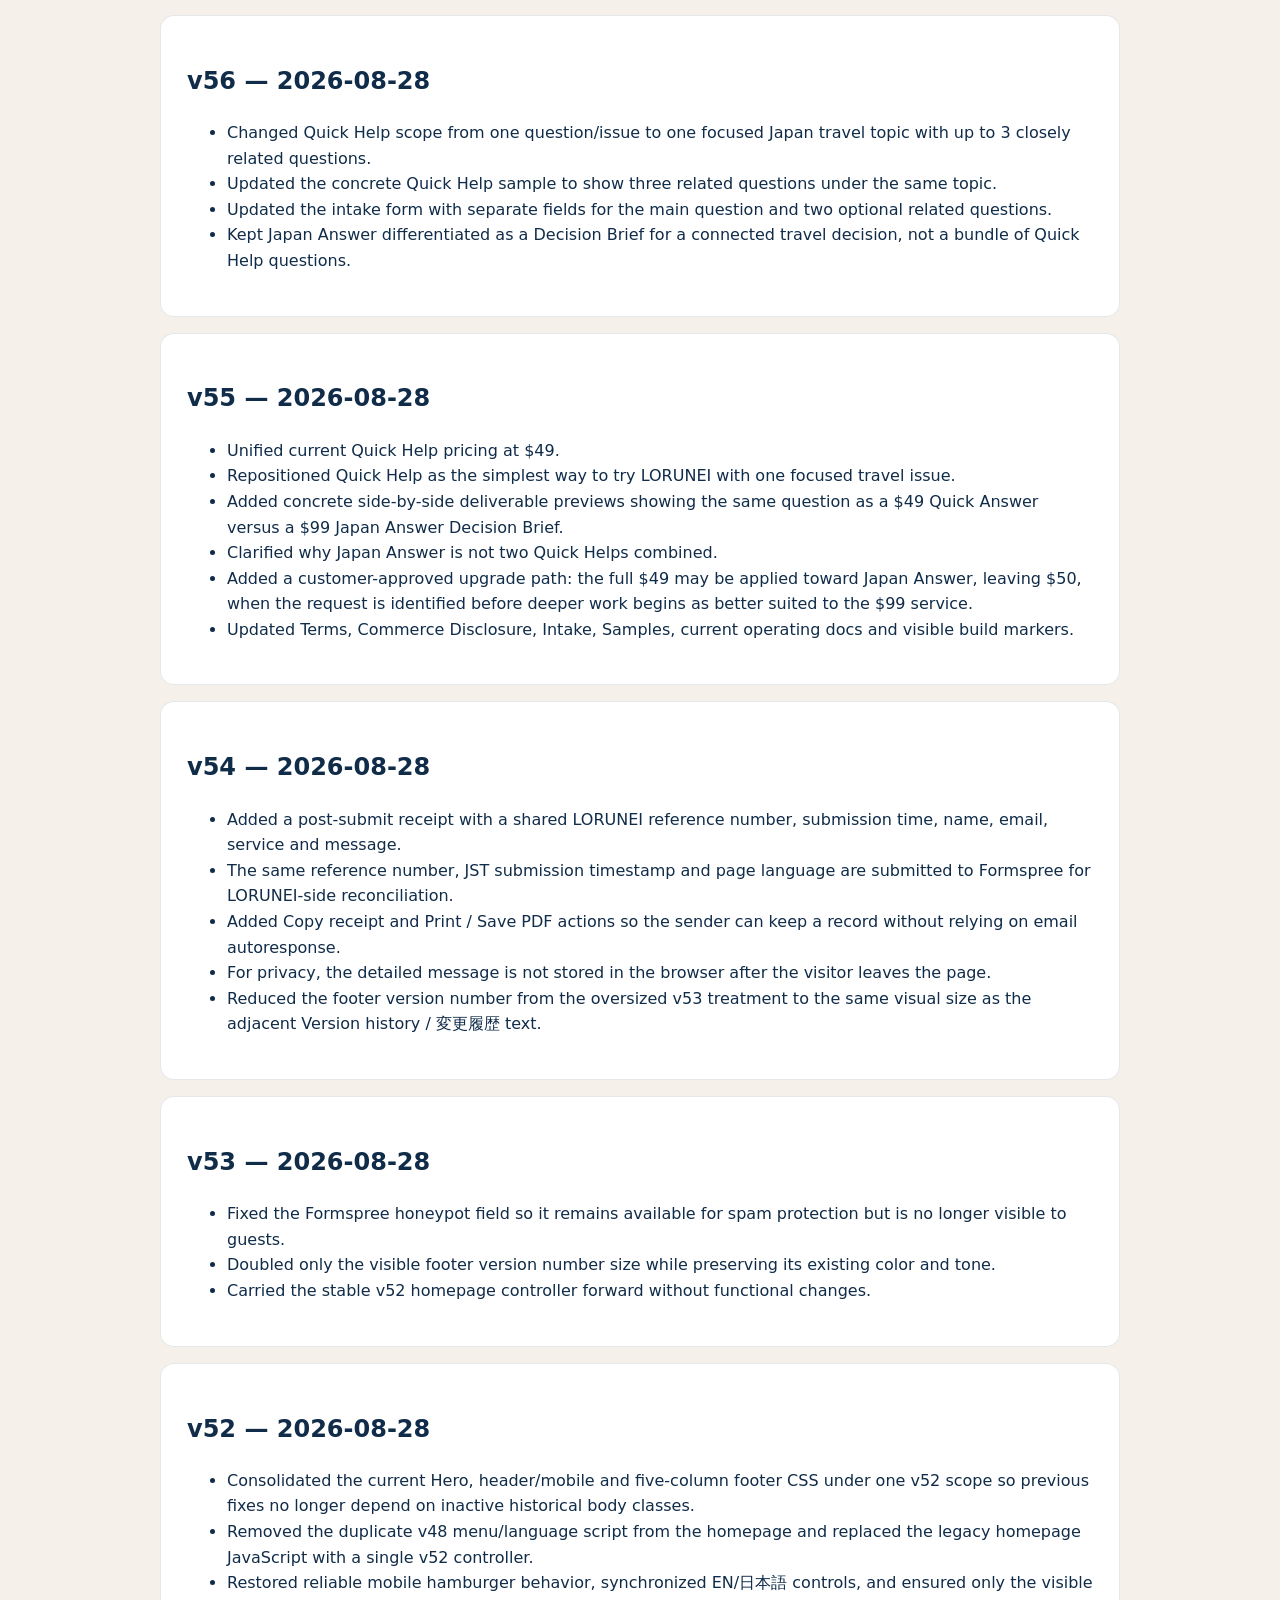
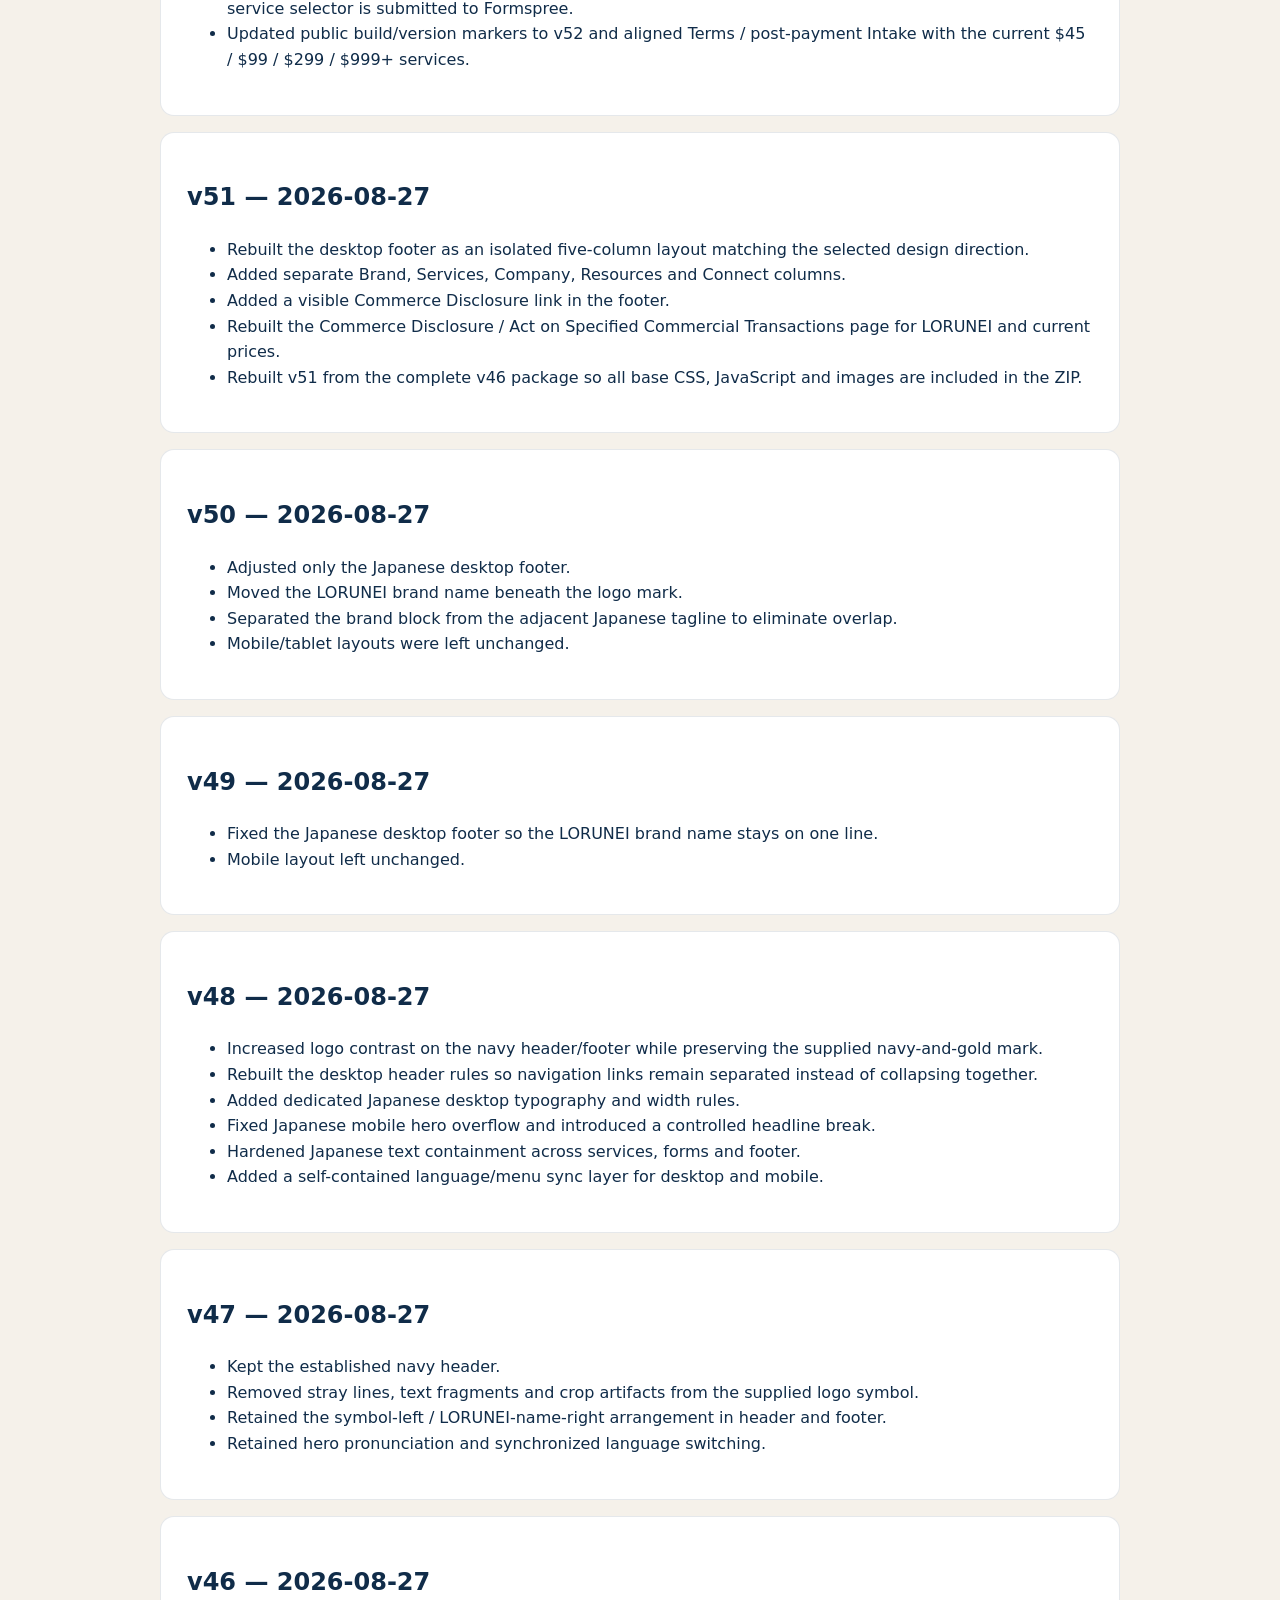
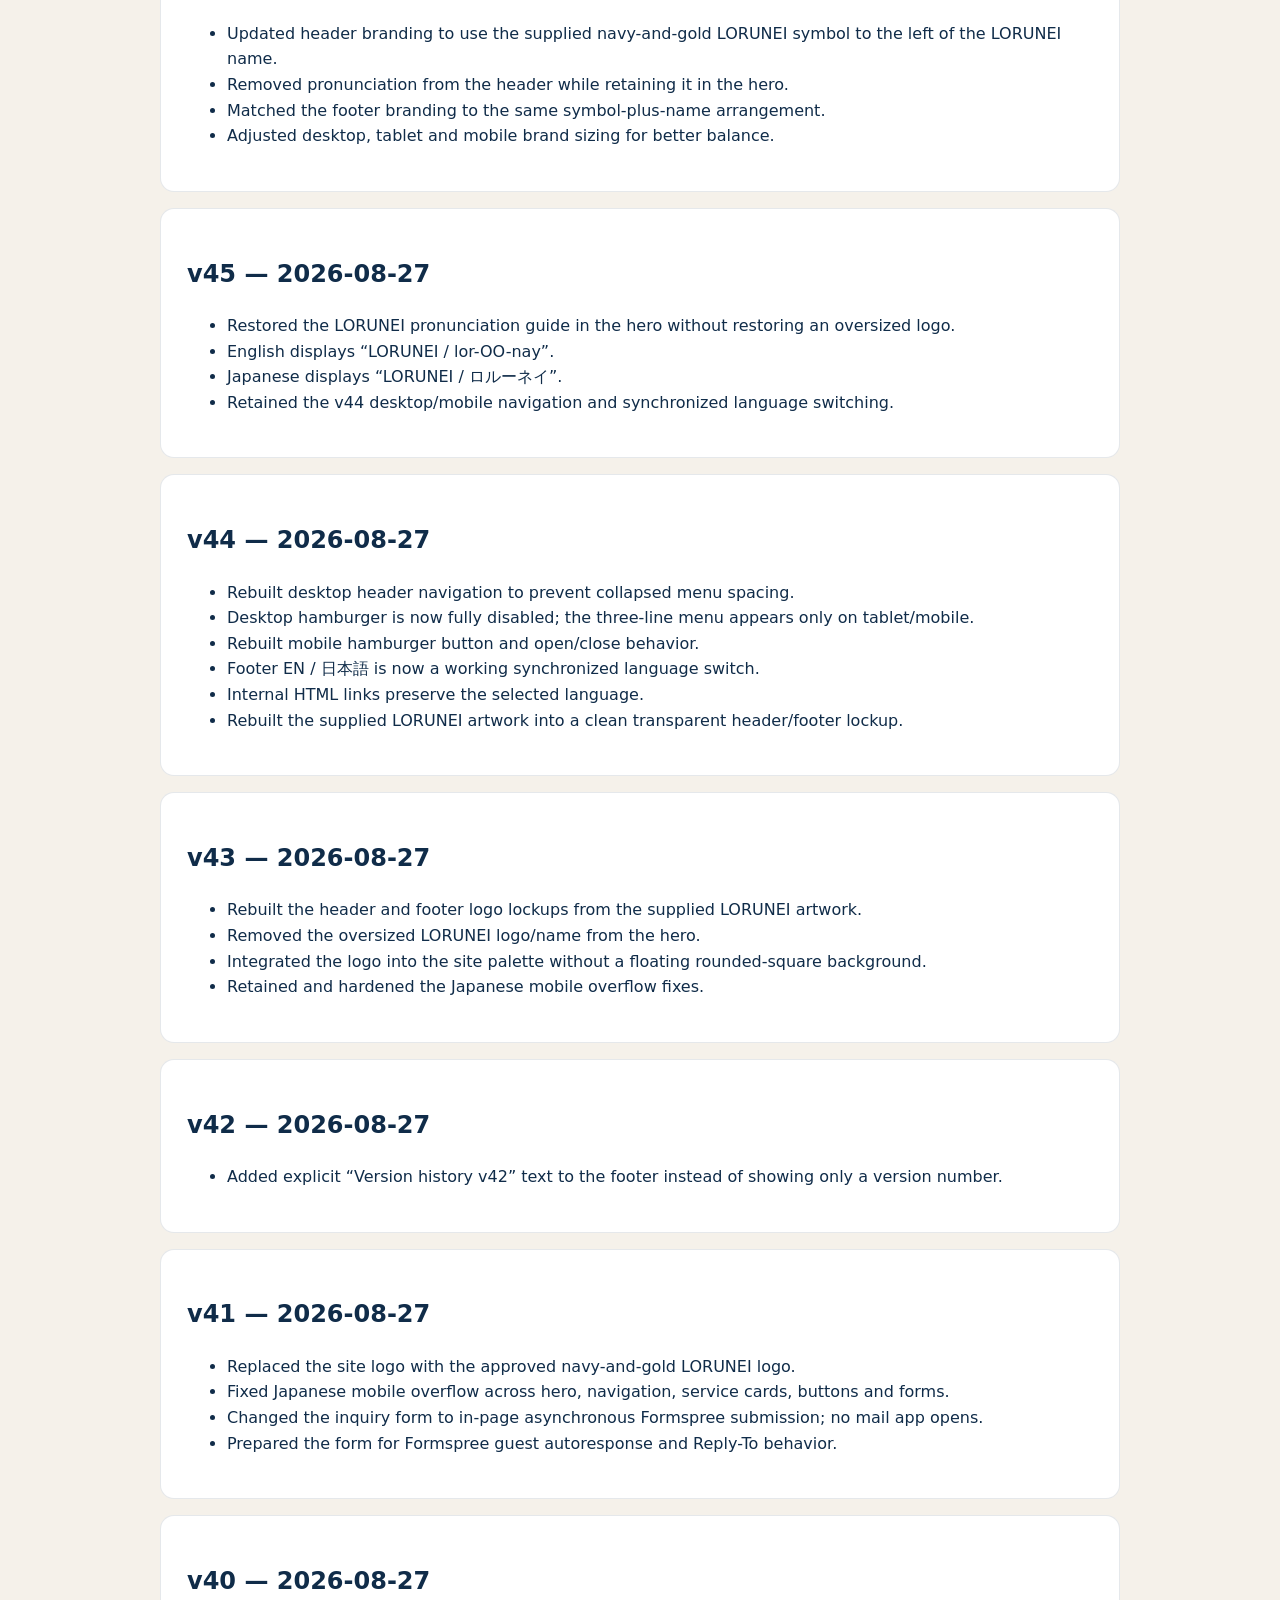
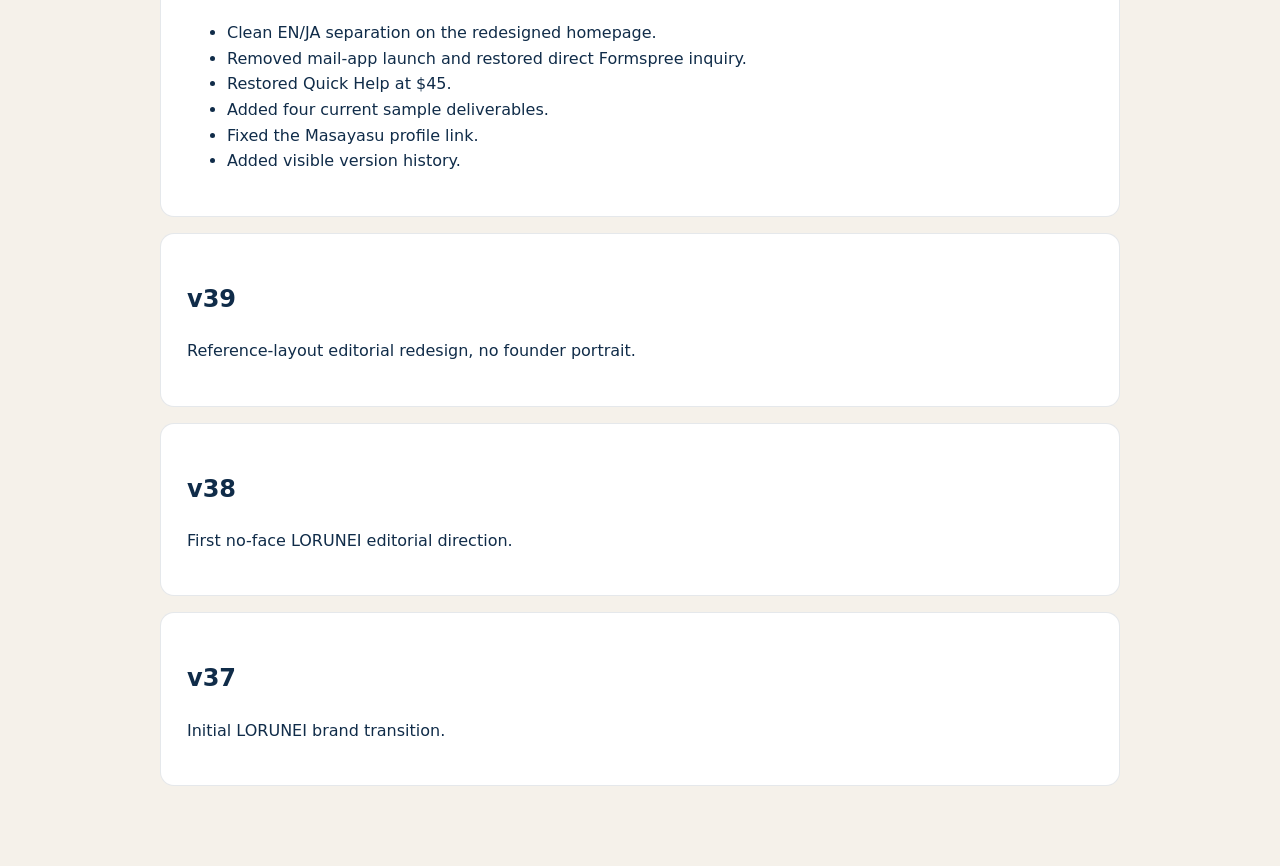
<file: changelog.html>
<!doctype html><html lang="en"><head><meta charset="utf-8"><meta name="viewport" content="width=device-width,initial-scale=1"><title>LORUNEI — Version History</title><link rel="stylesheet" href="assets/css/style.css"><style>.subpage{background:#f5f1ea;color:#102c49;min-height:100vh}.sub-head{background:#071d3b;color:#fff;padding:18px 0}.sub-head .container{display:flex;justify-content:space-between;align-items:center}.sub-wrap{width:min(960px,calc(100% - 36px));margin:auto;padding:64px 0}.sub-card{background:#fff;border-radius:14px;padding:26px;margin:16px 0;border:1px solid rgba(7,29,59,.1)}.sub-title{font:400 3rem Georgia,serif}.lang-ja{display:none!important}html:lang(ja) .lang-en{display:none!important}html:lang(ja) .lang-ja{display:block!important}</style></head><body class="subpage"><header class="sub-head"><div class="container"><a href="index.html">LORUNEI</a><div><button data-lang="en">EN</button> <button data-lang="ja">日本語</button></div></div></header><main class="sub-wrap"><div class="lang-en"><h1 class="sub-title">Version history</h1><p>Major public-facing website changes.</p></div><div class="lang-ja"><h1 class="sub-title">変更履歴</h1><p>公開サイトの主な更新内容です。</p></div><section class="sub-card"><h2>v57b3 — 2026-08-31</h2>
<div class="lang-en"><ul>
<li>Preserved all customer-facing content from v57 (Revised 2) while applying technical cleanup only.</li>
<li>Externalized Samples CSS and JavaScript into single versioned sources to remove duplicate inline code.</li>
<li>Retired the unused legacy main.js so old $45 and pre-LORUNEI plan constants cannot be reintroduced accidentally.</li>
<li>Made the Japanese Commerce Disclosure explicitly state that Quick Help covers one topic with up to 3 related questions.</li>
<li>Consolidated the current homepage visual layer into v57b3.css and updated current build markers.</li>
</ul></div>
<div class="lang-ja"><ul>
<li>v57（改2）の公開内容はそのまま維持し、技術的な整理のみ実施。</li>
<li>SamplesのCSS・JavaScriptを外部の単一バージョンファイルへ統一し、HTML内の重複コードを削除。</li>
<li>未使用の旧main.jsを退役化し、$45や旧プラン定義が誤って復活しない状態に整理。</li>
<li>特定商取引法に基づく表記の日本語にも、Quick Helpが「1テーマ・関連質問3つまで」であることを明記。</li>
<li>現行ホームのスタイルをv57b3.cssへ統合し、公開バージョン表記をv57b3へ更新。</li>
</ul></div></section><section class="sub-card"><h2>v57（改2） — 2026-08-31</h2><div class="lang-en"><ul><li>Added a concise explanation of why researched human judgement is worth paying for: current details checked, trade-offs weighed and one clear recommendation.</li><li>Made the service boundary visible before purchase with “We plan, you book,” including an explicit reservation boundary on Private Japan Planning.</li><li>Reworded the shared inquiry form so Quick Help customers can clearly submit up to 3 closely related questions numbered 1, 2 and 3.</li><li>Left Stripe checkout, unverified testimonials and payment-security marks unchanged for later, evidence-based implementation.</li></ul></div><div class="lang-ja"><ul><li>人に依頼する価値を「最新情報の確認・長所短所の比較・一つの明確な提案」として、料金選択前に簡潔に追加。</li><li>購入前に「LORUNEIが計画し、予約はお客様が行う」と明示し、旅全体プランにも予約代行の範囲を追加。</li><li>共通問い合わせフォームを修正し、Quick Helpでは同一テーマの関連質問を1・2・3と最大3つ送れることを明確化。</li><li>Stripe決済、未確認の顧客レビュー、決済セキュリティ表示は、根拠を整えて後日実装するため変更なし。</li></ul></div></section><section class="sub-card"><h2>v57（改） — 2026-08-29</h2><div class="lang-en"><ul><li>Made the $49 Quick Help allowance of up to 3 related questions unmistakable in the hero, plan guide and service card.</li><li>Revised the $49 sample heading and question block to display all three example questions explicitly.</li><li>Kept the existing one-topic boundary so the $49 and $99 services remain clearly differentiated.</li></ul></div><div class="lang-ja"><ul><li>49ドルのQuick Helpが「関連する質問3つまで」であることを、ヒーロー、料金ガイド、サービスカードで明確化。</li><li>49ドルのサンプル見出しと質問欄を修正し、3つの質問を明示。</li><li>49ドルと99ドルの違いを保つため、3問は同一テーマ内という範囲を維持。</li></ul></div></section><section class="sub-card"><h2>v57 — 2026-08-29</h2><div class="lang-en"><ul><li>Rebuilt the purchase path around first-time U.S. travelers and four clearly different problem sizes.</li><li>Replaced unrelated examples with one mid-40s couple shown across all four price levels.</li><li>Rebuilt the samples as a one-panel-at-a-time bilingual comparison with concrete $299 and $999+ deliverables.</li><li>Connected every Quick Help CTA to the shared Stripe configuration, with a safe inquiry fallback until the real link is supplied.</li><li>Clarified the post-payment flow and added first-visit status to the intake form.</li></ul></div><div class="lang-ja"><ul><li>初訪日のアメリカ人旅行者を中心に、購入導線と4段階の違いを再設計。</li><li>ばらばらの例ではなく、同じ40代夫婦を4価格帯で比較できるサンプルへ変更。</li><li>サンプルを1つずつ開く日英対応ページに再構築し、299ドルと999ドル以上の具体的な納品例を追加。</li><li>すべてのQuick Helpボタンを共通のStripe設定へ接続し、実URL設定前は問い合わせへ安全に切り替える仕組みを追加。</li><li>決済後の流れを明確化し、購入後フォームに初訪日かどうかの項目を追加。</li></ul></div></section><section class="sub-card"><h2>v56 — 2026-08-28</h2>
<div class="lang-en"><ul>
<li>Changed Quick Help scope from one question/issue to one focused Japan travel topic with up to 3 closely related questions.</li>
<li>Updated the concrete Quick Help sample to show three related questions under the same topic.</li>
<li>Updated the intake form with separate fields for the main question and two optional related questions.</li>
<li>Kept Japan Answer differentiated as a Decision Brief for a connected travel decision, not a bundle of Quick Help questions.</li>
</ul></div>
<div class="lang-ja"><ul>
<li>Quick Helpを「1つの質問」から「1つのテーマについて関連する質問3つまで」へ変更。</li>
<li>Quick Helpの具体的な納品サンプルにも、同一テーマ内の関連質問3つを表示。</li>
<li>購入後フォームに、中心となる質問＋任意の関連質問2つの入力欄を追加。</li>
<li>Japan Answerは、Quick Helpの質問数を増やした商品ではなく、一つの重要な判断を比較・整理する判断レポートとして差別化を維持。</li>
</ul></div></section><section class="sub-card"><h2>v55 — 2026-08-28</h2><div class="lang-en"><ul><li>Unified current Quick Help pricing at $49.</li><li>Repositioned Quick Help as the simplest way to try LORUNEI with one focused travel issue.</li><li>Added concrete side-by-side deliverable previews showing the same question as a $49 Quick Answer versus a $99 Japan Answer Decision Brief.</li><li>Clarified why Japan Answer is not two Quick Helps combined.</li><li>Added a customer-approved upgrade path: the full $49 may be applied toward Japan Answer, leaving $50, when the request is identified before deeper work begins as better suited to the $99 service.</li><li>Updated Terms, Commerce Disclosure, Intake, Samples, current operating docs and visible build markers.</li></ul></div><div class="lang-ja"><ul><li>現行Quick Helpの価格を49ドルへ統一。</li><li>Quick Helpを「1つのピンポイントな旅行テーマでLORUNEIを試す」入口商品として再設計。</li><li>同じ質問を使い、49ドルのQuick Answerと99ドルのJapan Answer Decision Briefの具体的な納品物を横並びで表示。</li><li>Japan AnswerがQuick Helpを2件まとめたサービスではないことを成果物の違いで明確化。</li><li>深い作業前にJapan Answerが適切だと判断された場合、顧客の承諾を前提に49ドル全額を99ドルへ充当し、差額50ドルでアップグレードできる仕組みを追加。</li><li>利用規約・特商法・購入後フォーム・納品サンプル・現行運用資料・表示バージョンを更新。</li></ul></div></section><section class="sub-card"><h2>v54 — 2026-08-28</h2><div class="lang-en"><ul><li>Added a post-submit receipt with a shared LORUNEI reference number, submission time, name, email, service and message.</li><li>The same reference number, JST submission timestamp and page language are submitted to Formspree for LORUNEI-side reconciliation.</li><li>Added Copy receipt and Print / Save PDF actions so the sender can keep a record without relying on email autoresponse.</li><li>For privacy, the detailed message is not stored in the browser after the visitor leaves the page.</li><li>Reduced the footer version number from the oversized v53 treatment to the same visual size as the adjacent Version history / 変更履歴 text.</li></ul></div><div class="lang-ja"><ul><li>送信成功後に、LORUNEI共通の受付番号・送信日時・お名前・Email・サービス・相談内容を表示する送信控えを追加。</li><li>同じ受付番号、JST送信日時、表示言語をFormspree側にも送信し、LORUNEI側の記録と照合できるように変更。</li><li>メール自動返信に依存せず控えを残せるよう、「控えをコピー」「印刷 / PDF保存」を追加。</li><li>プライバシー保護のため、ページを離れた後に相談内容の詳細をブラウザへ保存しない設計。</li><li>フッターのバージョン番号をv53の大きな表示から戻し、横の「Version history / 変更履歴」と同程度のサイズへ調整。</li></ul></div></section><section class="sub-card"><h2>v53 — 2026-08-28</h2>
<div class="lang-en"><ul>
<li>Fixed the Formspree honeypot field so it remains available for spam protection but is no longer visible to guests.</li>
<li>Doubled only the visible footer version number size while preserving its existing color and tone.</li>
<li>Carried the stable v52 homepage controller forward without functional changes.</li>
</ul></div>
<div class="lang-ja"><ul>
<li>Formspreeのスパム対策用honeypotフィールドが画面に表示されていた問題を修正し、機能を維持したまま非表示化。</li>
<li>フッター右下のバージョン番号のみ文字サイズを2倍にし、色・薄さは従来のまま維持。</li>
<li>安定しているv52のホームページ制御JSは機能変更なしで引き継ぎ。</li>
</ul></div></section><section class="sub-card"><h2>v52 — 2026-08-28</h2><div class="lang-en"><ul><li>Consolidated the current Hero, header/mobile and five-column footer CSS under one v52 scope so previous fixes no longer depend on inactive historical body classes.</li><li>Removed the duplicate v48 menu/language script from the homepage and replaced the legacy homepage JavaScript with a single v52 controller.</li><li>Restored reliable mobile hamburger behavior, synchronized EN/日本語 controls, and ensured only the visible service selector is submitted to Formspree.</li><li>Updated public build/version markers to v52 and aligned Terms / post-payment Intake with the current $45 / $99 / $299 / $999+ services.</li></ul></div><div class="lang-ja"><ul><li>Hero・ヘッダー／モバイル・5カラムFooterの現行CSSをv52スコープへ統合し、過去バージョンのbodyクラスに依存しない構造へ修正。</li><li>重複していたv48のメニュー／言語切替スクリプトを外し、ホームページのJavaScriptをv52の単一コントローラーへ整理。</li><li>モバイルのハンバーガーメニュー、EN／日本語切替、Formspree送信時のサービス選択を安定化。</li><li>公開ページのビルド／バージョン表示をv52へ更新し、利用規約・購入後フォームも現行の$45 / $99 / $299 / $999+サービスへ統一。</li></ul></div></section><section class="sub-card"><h2>v51 — 2026-08-27</h2>
<div class="lang-en"><ul>
<li>Rebuilt the desktop footer as an isolated five-column layout matching the selected design direction.</li>
<li>Added separate Brand, Services, Company, Resources and Connect columns.</li>
<li>Added a visible Commerce Disclosure link in the footer.</li>
<li>Rebuilt the Commerce Disclosure / Act on Specified Commercial Transactions page for LORUNEI and current prices.</li>
<li>Rebuilt v51 from the complete v46 package so all base CSS, JavaScript and images are included in the ZIP.</li>
</ul></div>
<div class="lang-ja"><ul>
<li>PCフッターをサンプルの方向性に合わせ、独立した5カラム構成で全面再構築。</li>
<li>ブランド／サービス／会社情報／リソース／お問い合わせを分離。</li>
<li>フッターに「特定商取引法に基づく表記」へのリンクを追加。</li>
<li>特商法ページをLORUNEI・現行料金体系に更新。</li>
<li>v46完全版を土台に再構築し、CSS・JavaScript・画像をすべて含む完全ZIPへ修正。</li>
</ul></div></section><section class="sub-card"><h2>v50 — 2026-08-27</h2>
<div class="lang-en"><ul>
<li>Adjusted only the Japanese desktop footer.</li>
<li>Moved the LORUNEI brand name beneath the logo mark.</li>
<li>Separated the brand block from the adjacent Japanese tagline to eliminate overlap.</li>
<li>Mobile/tablet layouts were left unchanged.</li>
</ul></div>
<div class="lang-ja"><ul>
<li>日本語PC版フッターのみ調整。</li>
<li>LORUNEIブランド名をロゴの下へ配置。</li>
<li>右側の日本語コピーとブランド領域を分離し、文字かぶりを解消。</li>
<li>スマホ・タブレット表示は変更なし。</li>
</ul></div></section><section class="sub-card"><h2>v49 — 2026-08-27</h2>
<div class="lang-en"><ul><li>Fixed the Japanese desktop footer so the LORUNEI brand name stays on one line.</li><li>Mobile layout left unchanged.</li></ul></div>
<div class="lang-ja"><ul><li>日本語PC版フッターでLORUNEIの最後の「I」だけ改行される不具合を修正。</li><li>携帯表示は変更なし。</li></ul></div></section><section class="sub-card"><h2>v48 — 2026-08-27</h2>
<div class="lang-en"><ul>
<li>Increased logo contrast on the navy header/footer while preserving the supplied navy-and-gold mark.</li>
<li>Rebuilt the desktop header rules so navigation links remain separated instead of collapsing together.</li>
<li>Added dedicated Japanese desktop typography and width rules.</li>
<li>Fixed Japanese mobile hero overflow and introduced a controlled headline break.</li>
<li>Hardened Japanese text containment across services, forms and footer.</li>
<li>Added a self-contained language/menu sync layer for desktop and mobile.</li>
</ul></div>
<div class="lang-ja"><ul>
<li>紺背景のヘッダー・フッターでロゴがはっきり見えるよう、シンボルのコントラストを改善。</li>
<li>PCヘッダーを再定義し、ナビゲーション文字が連結する不具合を修正。</li>
<li>日本語PC版専用の文字サイズ・行幅・余白を調整。</li>
<li>スマホ日本語ヒーロー見出しの画面外へのはみ出しを修正し、改行位置を固定。</li>
<li>サービス・フォーム・フッターの日本語横はみ出し対策を強化。</li>
<li>PC・スマホの言語切り替えとメニュー開閉を再同期。</li>
</ul></div></section><section class="sub-card"><h2>v47 — 2026-08-27</h2><div class="lang-en"><ul><li>Kept the established navy header.</li><li>Removed stray lines, text fragments and crop artifacts from the supplied logo symbol.</li><li>Retained the symbol-left / LORUNEI-name-right arrangement in header and footer.</li><li>Retained hero pronunciation and synchronized language switching.</li></ul></div><div class="lang-ja"><ul><li>ヘッダー背景は従来のネイビーを維持。</li><li>提供ロゴから余計な縦線・文字片・切り抜きノイズを除去。</li><li>ヘッダー・フッターとも「ロゴ左＋LORUNEI名称右」の構成を維持。</li><li>ヒーローの読み方表示と言語切り替え機能を維持。</li></ul></div></section><section class="sub-card"><h2>v46 — 2026-08-27</h2><div class="lang-en"><ul><li>Updated header branding to use the supplied navy-and-gold LORUNEI symbol to the left of the LORUNEI name.</li><li>Removed pronunciation from the header while retaining it in the hero.</li><li>Matched the footer branding to the same symbol-plus-name arrangement.</li><li>Adjusted desktop, tablet and mobile brand sizing for better balance.</li></ul></div><div class="lang-ja"><ul><li>提供された紺×金のLORUNEIシンボルを、ヘッダーの名称左側に配置。</li><li>ヘッダーから読み方表示を外し、ヒーロー内の読み方は維持。</li><li>フッターも同じシンボル＋名称の構成に統一。</li><li>PC・タブレット・スマホでブランド表示サイズのバランスを調整。</li></ul></div></section><section class="sub-card"><h2>v45 — 2026-08-27</h2>
<div class="lang-en"><ul><li>Restored the LORUNEI pronunciation guide in the hero without restoring an oversized logo.</li><li>English displays “LORUNEI / lor-OO-nay”.</li><li>Japanese displays “LORUNEI / ロルーネイ”.</li><li>Retained the v44 desktop/mobile navigation and synchronized language switching.</li></ul></div>
<div class="lang-ja"><ul><li>大きなロゴは戻さず、ヒーローにLORUNEIの読み方表示を復活。</li><li>英語版は「LORUNEI / lor-OO-nay」。</li><li>日本語版は「LORUNEI / ロルーネイ」。</li><li>v44のPC・スマホナビゲーションと言語切り替え修正を維持。</li></ul></div></section><section class="sub-card"><h2>v44 — 2026-08-27</h2>
<div class="lang-en"><ul><li>Rebuilt desktop header navigation to prevent collapsed menu spacing.</li><li>Desktop hamburger is now fully disabled; the three-line menu appears only on tablet/mobile.</li><li>Rebuilt mobile hamburger button and open/close behavior.</li><li>Footer EN / 日本語 is now a working synchronized language switch.</li><li>Internal HTML links preserve the selected language.</li><li>Rebuilt the supplied LORUNEI artwork into a clean transparent header/footer lockup.</li></ul></div>
<div class="lang-ja"><ul><li>PCヘッダーを再構築し、ナビゲーション文字が連結する不具合を修正。</li><li>PCではハンバーガーメニューを完全非表示、タブレット・スマホのみ3本線を表示。</li><li>スマホメニューの開閉表示を修正。</li><li>フッターのEN / 日本語を実際に機能する言語切り替えへ変更。</li><li>ページ遷移後も選択言語を保持するよう修正。</li><li>提供ロゴを元にヘッダー・フッター用の透過ロゴを再構成。</li></ul></div></section><section class="sub-card"><h2>v43 — 2026-08-27</h2><div class="lang-en"><ul><li>Rebuilt the header and footer logo lockups from the supplied LORUNEI artwork.</li><li>Removed the oversized LORUNEI logo/name from the hero.</li><li>Integrated the logo into the site palette without a floating rounded-square background.</li><li>Retained and hardened the Japanese mobile overflow fixes.</li></ul></div><div class="lang-ja"><ul><li>提供されたLORUNEIロゴを元に、ヘッダー・フッター用ロゴを再構成。</li><li>ヒーロー内の大きなLORUNEI表示を削除。</li><li>角丸の白い画像枠をやめ、サイトの配色になじむ表示へ変更。</li><li>日本語スマホ表示の横はみ出し対策を維持・強化。</li></ul></div></section><section class="sub-card"><h2>v42 — 2026-08-27</h2><div class="lang-en"><ul><li>Added explicit “Version history v42” text to the footer instead of showing only a version number.</li></ul></div><div class="lang-ja"><ul><li>フッターにバージョン番号だけでなく「変更履歴 v42」と明示表示するよう修正。</li></ul></div></section><section class="sub-card"><h2>v41 — 2026-08-27</h2><div class="lang-en"><ul><li>Replaced the site logo with the approved navy-and-gold LORUNEI logo.</li><li>Fixed Japanese mobile overflow across hero, navigation, service cards, buttons and forms.</li><li>Changed the inquiry form to in-page asynchronous Formspree submission; no mail app opens.</li><li>Prepared the form for Formspree guest autoresponse and Reply-To behavior.</li></ul></div><div class="lang-ja"><ul><li>ロゴを承認済みの紺×金のLORUNEIロゴへ変更。</li><li>スマートフォンで日本語が横にはみ出す問題を、ヒーロー・ナビ・サービスカード・ボタン・フォーム全体で修正。</li><li>問い合わせフォームをページ内非同期送信へ変更し、メールアプリが起動しないように修正。</li><li>Formspreeのゲスト向け自動返信とReply-To運用に対応できるフォーム構造に変更。</li></ul></div></section><section class="sub-card"><h2>v40 — 2026-08-27</h2><div class="lang-en"><ul><li>Clean EN/JA separation on the redesigned homepage.</li><li>Removed mail-app launch and restored direct Formspree inquiry.</li><li>Restored Quick Help at $45.</li><li>Added four current sample deliverables.</li><li>Fixed the Masayasu profile link.</li><li>Added visible version history.</li></ul></div><div class="lang-ja"><ul><li>日本語ページの英語混在を整理。</li><li>メーラー起動を廃止し、Formspreeのページ内フォームへ復旧。</li><li>Quick Help $45を復活。</li><li>現行4メニューの納品サンプルを追加。</li><li>Masayasu Wakihamaのリンク先を修正。</li><li>変更履歴を表示。</li></ul></div></section><section class="sub-card"><h2>v39</h2><div class="lang-en"><p>Reference-layout editorial redesign, no founder portrait.</p></div><div class="lang-ja"><p>参考レイアウトに寄せたエディトリアル調デザインへ変更。人物写真なし。</p></div></section><section class="sub-card"><h2>v38</h2><div class="lang-en"><p>First no-face LORUNEI editorial direction.</p></div><div class="lang-ja"><p>LORUNEIの顔出しなしエディトリアル方向を初導入。</p></div></section><section class="sub-card"><h2>v37</h2><div class="lang-en"><p>Initial LORUNEI brand transition.</p></div><div class="lang-ja"><p>LORUNEIへのブランド移行を開始。</p></div></section></main><script>const p=new URLSearchParams(location.search);let l=p.get('lang')||localStorage.getItem('japanInsiderLang')||'en';document.documentElement.lang=l;document.querySelectorAll('[data-lang]').forEach(b=>b.onclick=()=>{document.documentElement.lang=b.dataset.lang;localStorage.setItem('japanInsiderLang',b.dataset.lang)});</script></body></html>
</file>
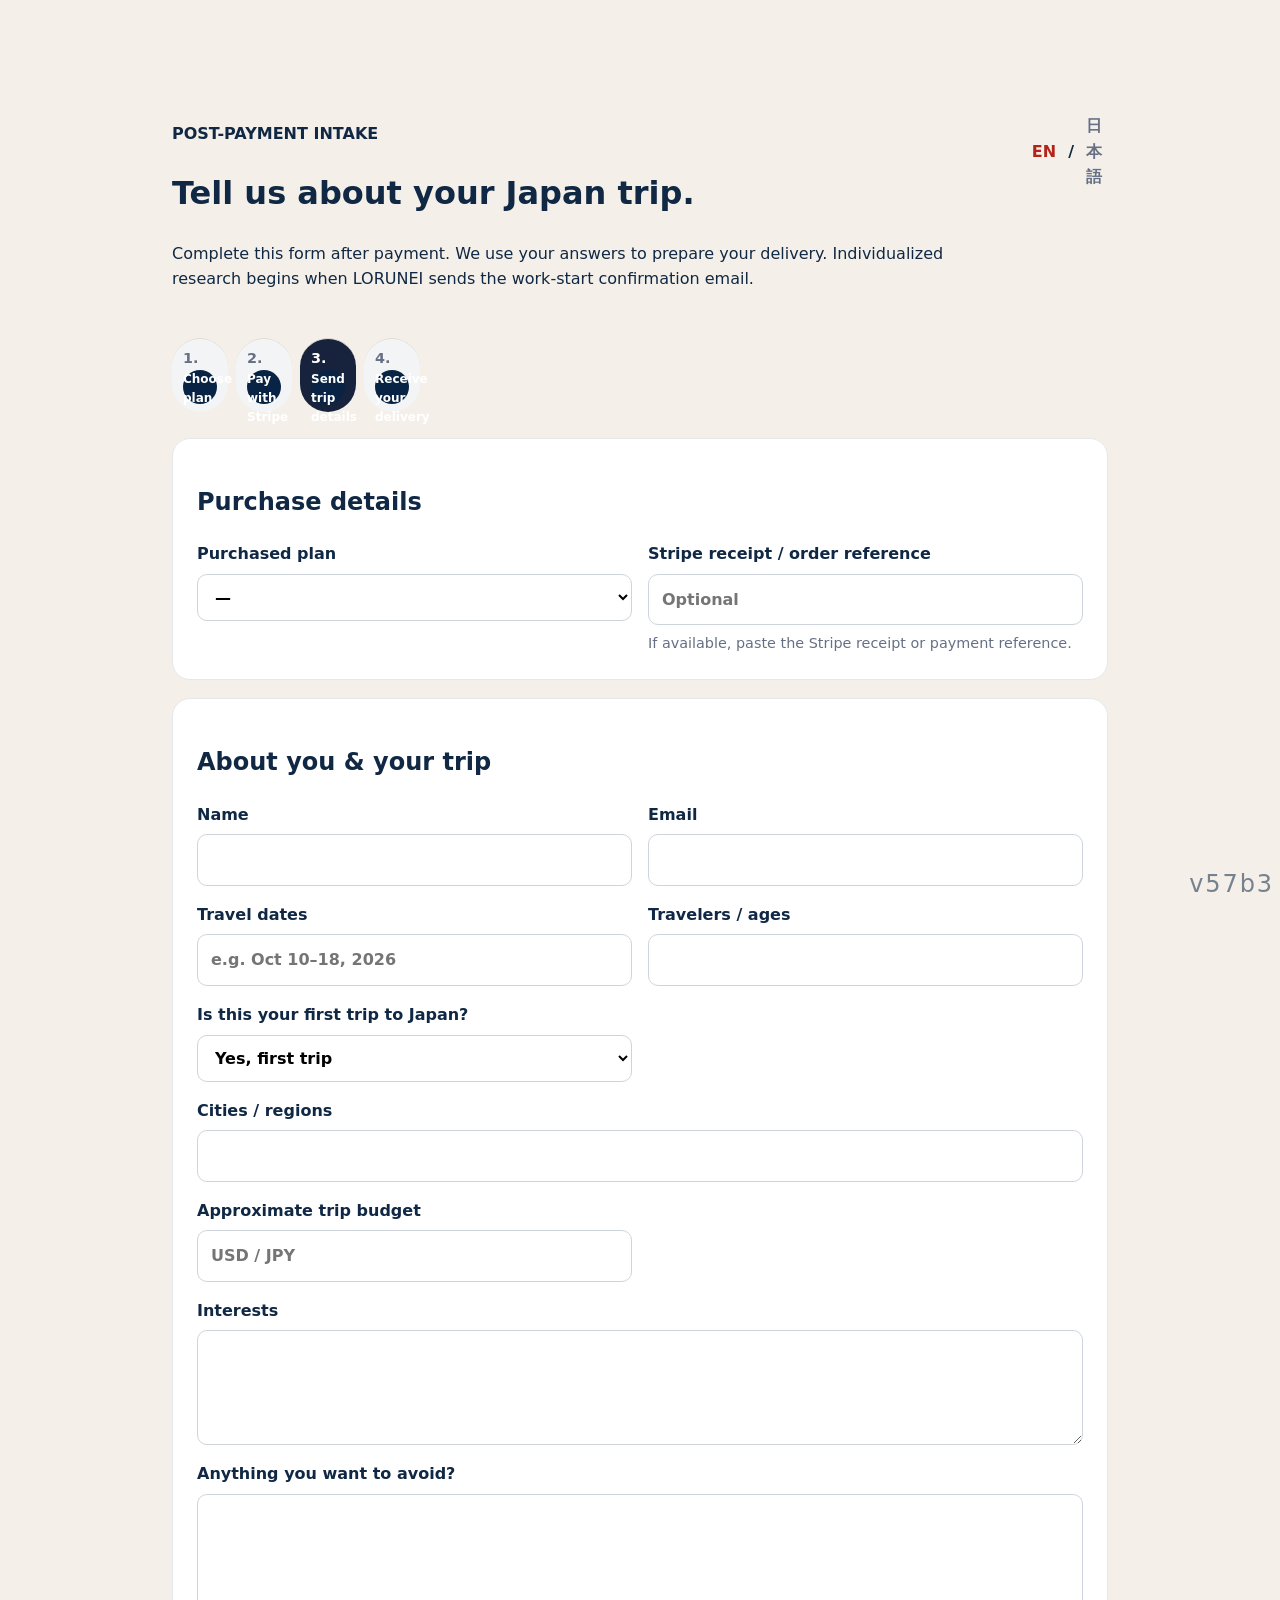
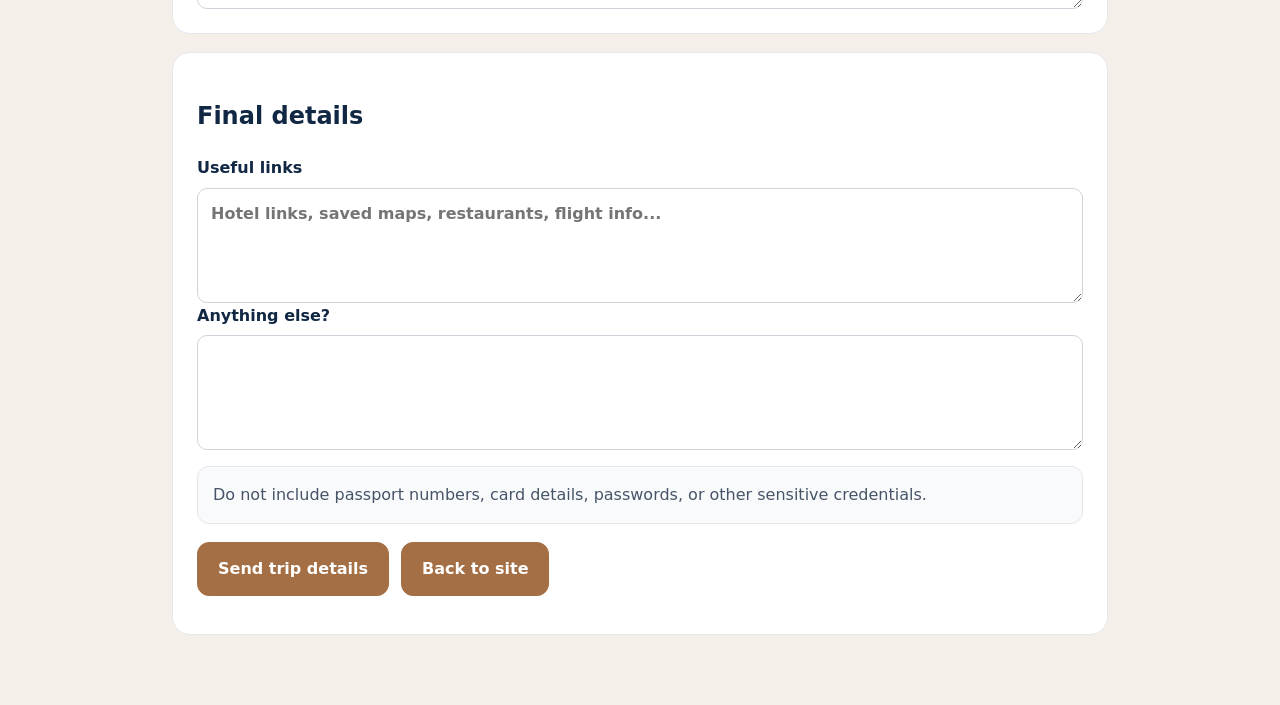
<file: intake.html>
<!doctype html>
<html lang="en">
<head>
<meta charset="utf-8">
<meta name="viewport" content="width=device-width,initial-scale=1">
<title>LORUNEI — Post-Payment Intake</title>
<meta name="description" content="Post-payment intake form for LORUNEI travel research and advisory services.">
<meta name="robots" content="noindex,nofollow">
<link rel="stylesheet" href="assets/css/style.css">
<style>
.intake-wrap{max-width:980px;margin:105px auto 70px;padding:0 22px}
.intake-head{display:flex;justify-content:space-between;gap:24px;align-items:flex-start;margin-bottom:30px}
.lang-switch-inline{display:flex;gap:6px;align-items:center;font-weight:800}
.lang-switch-inline button{border:0;background:none;font-weight:800;padding:8px 6px;cursor:pointer;color:#667085}
.lang-switch-inline button.active{color:#b42318}
.stepbar{display:flex;gap:8px;flex-wrap:wrap;margin:18px 0 26px}
.step{padding:8px 11px;border-radius:999px;background:#f3f4f6;color:#667085;font-weight:700;font-size:.9rem}
.step.active{background:#17233c;color:#fff}
.card{background:#fff;border:1px solid #e5e7eb;border-radius:18px;padding:24px;margin:18px 0}
.grid{display:grid;grid-template-columns:1fr 1fr;gap:16px}
.full{grid-column:1/-1}
label{display:flex;flex-direction:column;gap:7px;font-weight:700}
input,select,textarea{width:100%;padding:12px 13px;border:1px solid #cfd4dc;border-radius:10px;font:inherit;background:#fff}
textarea{min-height:115px;resize:vertical}
.plansec{display:none} .plansec.active{display:block}
.notice{padding:15px;border-radius:12px;background:#f8fafc;border:1px solid #e5e7eb;color:#475467}
.success{display:none;padding:22px;border-radius:14px;background:#f7f4ed;border:1px solid #e5e1d7;margin-top:18px}
.success.show{display:block}
.actions{display:flex;gap:12px;flex-wrap:wrap;margin-top:18px}
.small{font-size:.9rem;color:#667085;font-weight:400}
@media(max-width:700px){
  .intake-head{flex-direction:column}
  .grid{grid-template-columns:1fr}
  .full{grid-column:auto}
}
</style>
</head>
<body>
<main class="intake-wrap">
<header class="intake-head">
  <div>
    <p><strong data-t="eyebrow">POST-PAYMENT INTAKE</strong></p>
    <h1 data-t="title">Tell us about your Japan trip.</h1>
    <p data-t="intro">Complete this form after payment. We use your answers to prepare your delivery. Individualized research begins when LORUNEI sends the work-start confirmation email.</p>
  </div>
  <div class="lang-switch-inline" aria-label="Language">
    <button type="button" data-lang="en" class="active">EN</button><span>/</span>
    <button type="button" data-lang="ja">日本語</button>
  </div>
</header>

<div class="stepbar" aria-label="Order flow">
  <span class="step">1. <span data-t="s1">Choose plan</span></span>
  <span class="step">2. <span data-t="s2">Pay with Stripe</span></span>
  <span class="step active">3. <span data-t="s3">Send trip details</span></span>
  <span class="step">4. <span data-t="s4">Receive your delivery</span></span>
</div>

<form id="intakeForm" action="https://formspree.io/f/xeajbpvn" method="POST"><input type="hidden" name="reference_id" id="intakeReferenceId">
<input type="hidden" name="submitted_at" id="intakeSubmittedAt">
<input type="hidden" name="subject" id="intakeSubject" value="LORUNEI intake"><input type="hidden" name="form_type" value="Post-payment intake">
<section class="card">
  <h2 data-t="purchase">Purchase details</h2>
  <div class="grid">
    <label>
      <span data-t="plan">Purchased plan</span>
      <select id="plan" name="plan" required>
        <option value="">—</option>
        <option value="quick">Quick Help — $49</option>
        <option value="answer">Japan Answer — $99</option>
        <option value="research">Japan Research — $299</option>
        <option value="private">Private Japan Planning — from $999</option>
      </select>
    </label>
    <label>
      <span data-t="order">Stripe receipt / order reference</span>
      <input name="order_reference" placeholder="Optional">
      <span class="small" data-t="orderHelp">If available, paste the Stripe receipt or payment reference.</span>
    </label>
  </div>
</section>

<section class="card">
  <h2 data-t="basics">About you & your trip</h2>
  <div class="grid">
    <label><span data-t="name">Name</span><input name="name" required></label>
    <label><span data-t="email">Email</span><input name="email" type="email" required></label>
    <label><span data-t="dates">Travel dates</span><input name="dates" placeholder="e.g. Oct 10–18, 2026"></label>
    <label><span data-t="travelers">Travelers / ages</span><input name="travelers"></label>
    <label><span data-t="firstVisit">Is this your first trip to Japan?</span><select name="first_visit"><option value="first" data-t="firstYes">Yes, first trip</option><option value="repeat" data-t="firstNo">No, we have visited before</option><option value="unsure" data-t="firstUnsure">Not sure / mixed group</option></select></label>
    <label class="full"><span data-t="cities">Cities / regions</span><input name="cities"></label>
    <label><span data-t="budget">Approximate trip budget</span><input name="budget" placeholder="USD / JPY"></label>
    <label class="full"><span data-t="interests">Interests</span><textarea name="interests"></textarea></label>
    <label class="full"><span data-t="avoid">Anything you want to avoid?</span><textarea name="avoid"></textarea></label>
  </div>
</section>

<section class="card plansec" data-plan-section="quick">
  <h2 data-t="quickTitle">Quick Help — one focused topic, up to 3 related questions</h2>
  <p data-t="quickIntro">No appointment or video call is required. Tell us one focused Japan travel topic and up to 3 closely related questions, plus the context that matters. We’ll provide a written answer, usually within 2 business days. If Japan Answer is clearly a better fit, we’ll tell you before deeper work begins; you can keep Quick Help scope or apply the full $49 toward Japan Answer.</p>
  <div class="grid">
    <label class="full"><span data-t="q1">Main question</span><textarea name="quick_q1" required></textarea></label>
    <label class="full"><span data-t="q2">Related question 2 (optional)</span><textarea name="quick_q2"></textarea></label>
    <label class="full"><span data-t="q3">Related question 3 (optional)</span><textarea name="quick_q3"></textarea></label>
    <label class="full"><span data-t="context">Context, priorities or constraints</span><textarea name="quick_context"></textarea></label>
  </div>
</section>

<section class="card plansec" data-plan-section="answer">
  <h2 data-t="answerTitle">Japan Answer — one focused request</h2>
  <div class="grid">
    <label class="full"><span data-t="answerQuestion">Your question or decision</span><textarea name="answer_question"></textarea></label>
    <label class="full"><span data-t="answerContext">Useful context</span><textarea name="answer_context"></textarea></label>
    <label class="full"><span data-t="answerConstraints">Priorities, budget or constraints</span><textarea name="answer_constraints"></textarea></label>
  </div>
</section>

<section class="card plansec" data-plan-section="research">
  <h2 data-t="researchTitle">Japan Research — deeper comparison & research</h2>
  <div class="grid">
    <label class="full"><span data-t="researchTopic">What should we research?</span><textarea name="research_topic"></textarea></label>
    <label class="full"><span data-t="researchOptions">Options already under consideration</span><textarea name="research_options"></textarea></label>
    <label class="full"><span data-t="researchPriorities">What matters most in the decision?</span><textarea name="research_priorities"></textarea></label>
  </div>
</section>

<section class="card plansec" data-plan-section="private">
  <h2 data-t="privateTitle">Private Japan Planning — custom journey planning</h2>
  <div class="grid">
    <label><span data-t="pace">Preferred pace</span><input name="private_pace"></label>
    <label><span data-t="style">Preferred travel style</span><input name="private_style"></label>
    <label class="full"><span data-t="mustdo">Must-do experiences / places</span><textarea name="private_mustdo"></textarea></label>
    <label class="full"><span data-t="food">Food preferences / allergies</span><textarea name="private_food"></textarea></label>
    <label class="full"><span data-t="mobility">Mobility / accessibility considerations</span><textarea name="private_mobility"></textarea></label>
    <label class="full"><span data-t="special">Special occasions / important dates</span><textarea name="private_special"></textarea></label>
    <label class="full"><span data-t="concierge">What would make the planning especially useful?</span><textarea name="private_goals"></textarea></label>
  </div>
</section>

<section class="card">
  <h2 data-t="final">Final details</h2>
  <label><span data-t="links">Useful links</span><textarea name="links" placeholder="Hotel links, saved maps, restaurants, flight info..."></textarea></label>
  <label><span data-t="notes">Anything else?</span><textarea name="notes"></textarea></label>
  <div class="notice" style="margin-top:16px" data-t="privacy">Do not include passport numbers, card details, passwords, or other sensitive credentials.</div>
  <div class="actions">
    <button class="button" type="submit" data-t="submit">Send trip details</button>
    <a class="button button-secondary" href="index.html" data-t="back">Back to site</a>
  </div>
  <p id="status" class="small" aria-live="polite"></p>

  <p id="intakeSubmitStatus" class="small" aria-live="polite"></p>
<div id="intakeReceipt" class="submission-receipt" hidden>
<strong id="intakeReceiptTitle">Submission received</strong>
<div><span id="intakeReceiptRefLabel">Reference:</span> <code id="intakeReceiptRef"></code></div>
<div><span id="intakeReceiptTimeLabel">Submitted:</span> <span id="intakeReceiptTime"></span></div>
<p id="intakeReceiptTip">Please keep this reference number. Use the buttons below to save or copy your submission for later.</p>
<pre id="intakeReceiptCopy" class="receipt-copy"></pre>
<div class="receipt-actions">
  <button type="button" class="button button-secondary" id="intakeSaveReceipt">Save a copy (.txt)</button>
  <button type="button" class="button button-ghost" id="intakeCopyReceipt">Copy</button>
</div>
</div><div id="success" class="success" aria-live="polite">
    <h3 data-t="successTitle">Your trip details have been received.</h3>
    <p data-t="successText">After we confirm your payment and required details, LORUNEI will send a work-start confirmation email. Individualized research begins when that email is sent. Quick Help is usually delivered by email within 2 business days after the information needed to begin is received.</p>
  </div>
</section>
</form>
</main>

<script>
const CONTACT_EMAIL = "infojapaninsider@gmail.com";

const copy = {
  en: {
    eyebrow:"POST-PAYMENT INTAKE", title:"Tell us about your Japan trip.",
    intro:"Complete this form after payment. We use your answers to prepare your delivery. Individualized research begins when LORUNEI sends the work-start confirmation email.",
    s1:"Choose plan", s2:"Pay with Stripe", s3:"Send trip details", s4:"Receive your delivery",
    purchase:"Purchase details", plan:"Purchased plan", order:"Stripe receipt / order reference",
    orderHelp:"If available, paste the Stripe receipt or payment reference.",
    basics:"About you & your trip", name:"Name", email:"Email", dates:"Travel dates",
    travelers:"Travelers / ages", firstVisit:"Is this your first trip to Japan?", firstYes:"Yes, first trip", firstNo:"No, we have visited before", firstUnsure:"Not sure / mixed group", cities:"Cities / regions", budget:"Approximate trip budget",
    interests:"Interests", avoid:"Anything you want to avoid?",
    quickTitle:"Quick Help — one focused topic, up to 3 related questions",
    quickIntro:"No appointment or video call is required. Tell us one focused Japan travel topic and up to 3 closely related questions, plus the context that matters. We’ll provide a written answer, usually within 2 business days. If Japan Answer is clearly a better fit, we’ll tell you before deeper work begins; you can keep Quick Help scope or apply the full $49 toward Japan Answer.",
    q1:"Main question", q2:"Related question 2 (optional)", q3:"Related question 3 (optional)", context:"Context, priorities or constraints",
    answerTitle:"Japan Answer — one focused request", answerQuestion:"Your question or decision",
    answerContext:"Useful context", answerConstraints:"Priorities, budget or constraints",
    researchTitle:"Japan Research — deeper comparison & research", researchTopic:"What should we research?",
    researchOptions:"Options already under consideration", researchPriorities:"What matters most in the decision?",
    privateTitle:"Private Japan Planning — custom journey planning", pace:"Preferred pace", style:"Preferred travel style",
    mustdo:"Must-do experiences / places", food:"Food preferences / allergies",
    mobility:"Mobility / accessibility considerations", special:"Special occasions / important dates",
    concierge:"What would make the planning especially useful?", final:"Final details", links:"Useful links",
    notes:"Anything else?", privacy:"Do not include passport numbers, card details, passwords, or other sensitive credentials.",
    submit:"Send trip details", back:"Back to site",
    status:"Your trip details will be sent directly from this page.",
    successTitle:"Your trip details have been received.",
    successText:"After we confirm your payment and required details, LORUNEI will send a work-start confirmation email. Individualized research begins when that email is sent. Quick Help is usually delivered by email within 2 business days after the information needed to begin is received."
  },
  ja: {
    eyebrow:"お支払い後フォーム", title:"日本旅行について教えてください。",
    intro:"決済後にご入力ください。いただいた内容をもとに納品準備を進めます。個別リサーチは、LORUNEIが作業開始確認メールを送信した時点で開始します。",
    s1:"プランを選ぶ", s2:"Stripeで決済", s3:"旅行情報を送る", s4:"納品を受け取る",
    purchase:"購入情報", plan:"購入済みプラン", order:"Stripe領収書 / 注文番号",
    orderHelp:"お持ちの場合はStripeの領収書番号や決済番号を入力してください。",
    basics:"お客様と旅行について", name:"お名前", email:"メールアドレス", dates:"旅行日程",
    travelers:"人数 / 年齢層", firstVisit:"日本旅行は初めてですか？", firstYes:"はい、初めてです", firstNo:"いいえ、訪日経験があります", firstUnsure:"未定 / 初訪日と経験者の混成", cities:"訪問予定の都市・地域", budget:"旅行のおおよその予算",
    interests:"興味・好きなこと", avoid:"避けたいことはありますか？",
    quickTitle:"クイックヘルプ｜1テーマ・関連質問3つまで",
    quickIntro:"予約・ビデオ通話は不要です。相談したい1つのテーマについて、関連する質問を3つまでと、判断に必要な背景をお送りください。通常2営業日以内を目安に文章で回答します。ジャパン・アンサーの方が明らかに適している場合は、深い作業前にお知らせし、クイックヘルプの範囲に収めるか49ドル全額をジャパン・アンサーへ充当できます。",
    q1:"中心となる質問", q2:"関連質問2（任意）", q3:"関連質問3（任意）", context:"背景・重視すること・条件",
    answerTitle:"ジャパン・アンサー｜1つのテーマを個別に回答", answerQuestion:"質問・判断したいこと",
    answerContext:"参考になる背景情報", answerConstraints:"重視すること・予算・条件",
    researchTitle:"ジャパン・リサーチ｜より深い比較・リサーチ", researchTopic:"何を調べてほしいですか？",
    researchOptions:"すでに検討している候補", researchPriorities:"判断で重視すること",
    privateTitle:"プライベート・ジャパン・プランニング｜旅行全体の個別プランニング",
    pace:"旅行のペース", style:"好みの旅行スタイル",
    mustdo:"絶対に行きたい場所・やりたいこと", food:"食事の好み・アレルギー",
    mobility:"移動・バリアフリー等の配慮事項", special:"記念日・重要な日",
    concierge:"どんなプランニングだと特に役立ちますか？", final:"最後に",
    links:"参考リンク", notes:"その他",
    privacy:"パスポート番号、カード情報、パスワードなどの重要情報は入力しないでください。",
    submit:"旅行情報を送信", back:"サイトへ戻る",
    status:"このページから旅行情報を直接送信します。",
    successTitle:"旅行情報を受け付けました。",
    successText:"決済と開始に必要な情報を確認後、LORUNEIから作業開始確認メールを送信します。個別リサーチは、そのメールを送信した時点で開始します。クイックヘルプは、開始に必要な情報の受領後、通常2営業日以内を目安にメールで納品します。"
  },
};

let lang = new URLSearchParams(location.search).get("lang") || localStorage.getItem("loruneiLang") || localStorage.getItem("japanInsiderLang");
if (!["en","ja"].includes(lang)) {
  lang = navigator.language.toLowerCase().startsWith("ja") ? "ja" : "en";
}

function applyLang(next) {
  if (!["en","ja"].includes(next)) next = "en";
  lang = next;
  localStorage.setItem("loruneiLang", next);
  localStorage.setItem("japanInsiderLang", next);
  document.documentElement.lang = next;
  document.querySelectorAll("[data-t]").forEach(el => {
    const k = el.dataset.t;
    if (copy[next][k]) el.textContent = copy[next][k];
  });
  document.querySelectorAll("[data-lang]").forEach(b => b.classList.toggle("active", b.dataset.lang === next));
}

const plan = document.getElementById("plan");
function applyPlan() {
  document.querySelectorAll("[data-plan-section]").forEach(section => {
    const active = section.dataset.planSection === plan.value;
    section.classList.toggle("active", active);
    section.querySelectorAll("input, textarea, select").forEach(field => {
      if (!active) {
        if (field.required) field.dataset.requiredWhenActive = "true";
        field.required = false;
        field.disabled = true;
      } else {
        field.disabled = false;
        if (field.dataset.requiredWhenActive === "true") field.required = true;
      }
    });
  });
}
plan.addEventListener("change", applyPlan);

const qp = new URLSearchParams(location.search).get("plan");
if (["quick","answer","research","private"].includes(qp)) {
  plan.value = qp;
}
applyPlan();

document.querySelectorAll("[data-lang]").forEach(b => b.addEventListener("click", () => applyLang(b.dataset.lang)));


document.getElementById("intakeForm").addEventListener("submit", async function(e){
  const now=new Date();
  const selectedPlan=(document.getElementById("plan").value||new URLSearchParams(location.search).get("plan")||"general").toUpperCase();
  const prefixMap={QUICK:"QH",ANSWER:"ANS",RESEARCH:"RES",PRIVATE:"PRI"};
  const prefix=prefixMap[selectedPlan]||selectedPlan.slice(0,3);
  const stamp=now.toISOString().slice(0,10).replaceAll("-","");
  const rand=Math.random().toString(36).slice(2,7).toUpperCase();
  const ref="LOR-"+prefix+"-"+stamp+"-"+rand;
  document.getElementById("intakeReferenceId").value=ref;
  document.getElementById("intakeSubmittedAt").value=now.toISOString();
  document.getElementById("intakeSubject").value="LORUNEI "+selectedPlan+" "+ref;
  const submittedLines=[];
  [...e.currentTarget.elements].forEach(el=>{
    if(el.disabled || !el.name || ["hidden","submit","button"].includes(el.type)) return;
    let value="";
    if(el.tagName==="SELECT") value=el.options[el.selectedIndex]?.text||"";
    else value=el.value||"";
    if(!String(value).trim()) return;
    const label=el.closest("label");
    const labelNode=label?.querySelector("[data-t]");
    const labelText=labelNode?.textContent?.trim()||el.name;
    submittedLines.push(labelText+": "+value);
  });

  e.preventDefault();
  const form=e.currentTarget;
  const langNow=(localStorage.getItem("loruneiLang")||localStorage.getItem("japanInsiderLang")||document.documentElement.lang||"en")==="ja"?"ja":"en";
  const msg={
    en:{sending:"Sending…",ok:"Thank you. Your trip details have been sent to LORUNEI.",err:"We couldn't send the form. Please try again or email infojapaninsider@gmail.com."},
    ja:{sending:"送信中…",ok:"ありがとうございます。旅行情報をLORUNEIへ送信しました。",err:"送信できませんでした。もう一度お試しいただくか、infojapaninsider@gmail.com までメールでご連絡ください。"}
  };
  const c=msg[langNow]||msg.en;
  const status=document.getElementById("intakeSubmitStatus");
  const btn=form.querySelector('[type="submit"]');
  if(status)status.textContent=c.sending;
  if(btn)btn.disabled=true;
  try{
    const res=await fetch(form.action,{method:"POST",body:new FormData(form),headers:{"Accept":"application/json"}});
    if(res.ok){
      if(status)status.textContent=c.ok;
      const receipt=document.getElementById("intakeReceipt");
      document.getElementById("intakeReceiptRef").textContent=ref;
      document.getElementById("intakeReceiptTime").textContent=now.toLocaleString(langNow==="ja"?"ja-JP":"en-US");
      document.getElementById("intakeReceiptTitle").textContent=langNow==="ja"?"送信を受け付けました":"Submission received";
      document.getElementById("intakeReceiptRefLabel").textContent=langNow==="ja"?"受付番号：":"Reference:";
      document.getElementById("intakeReceiptTimeLabel").textContent=langNow==="ja"?"送信日時：":"Submitted:";
      document.getElementById("intakeReceiptTip").textContent=langNow==="ja"?"受付番号と送信内容の控えを保存しておくことをおすすめします。下のボタンから保存またはコピーできます。":"We recommend saving your reference number and submission. Use the buttons below to save or copy it for later.";
      const receiptText=[
        "LORUNEI",
        (langNow==="ja"?"受付番号":"Reference")+": "+ref,
        (langNow==="ja"?"送信日時":"Submitted")+": "+now.toLocaleString(langNow==="ja"?"ja-JP":"en-US"),
        "",
        ...submittedLines
      ].join("\n");
      document.getElementById("intakeReceiptCopy").textContent=receiptText;
      const saveBtn=document.getElementById("intakeSaveReceipt");
      const copyBtn=document.getElementById("intakeCopyReceipt");
      saveBtn.textContent=langNow==="ja"?"控えを保存（.txt）":"Save a copy (.txt)";
      copyBtn.textContent=langNow==="ja"?"控えをコピー":"Copy";
      saveBtn.onclick=()=>{
        const blob=new Blob([receiptText],{type:"text/plain;charset=utf-8"});
        const url=URL.createObjectURL(blob);
        const a=document.createElement("a");
        a.href=url;
        a.download=ref+".txt";
        a.click();
        setTimeout(()=>URL.revokeObjectURL(url),500);
      };
      copyBtn.onclick=async()=>{
        try{
          await navigator.clipboard.writeText(receiptText);
          copyBtn.textContent=langNow==="ja"?"コピーしました":"Copied";
          setTimeout(()=>copyBtn.textContent=langNow==="ja"?"控えをコピー":"Copy",1600);
        }catch(_){
          copyBtn.textContent=langNow==="ja"?"コピーできませんでした":"Copy failed";
        }
      };
      receipt.hidden=false;
      document.getElementById("success")?.classList.add("show");
      form.reset();
      if(typeof applyPlan==="function")applyPlan();
    }else{
      if(status)status.textContent=c.err;
    }
  }catch(err){
    if(status)status.textContent=c.err;
  }finally{
    if(btn)btn.disabled=false;
  }
});

applyLang(lang);
applyPlan();
</script>
<span class="site-build-version" aria-label="site build">v57b3</span>
</body>
</html>
</file>
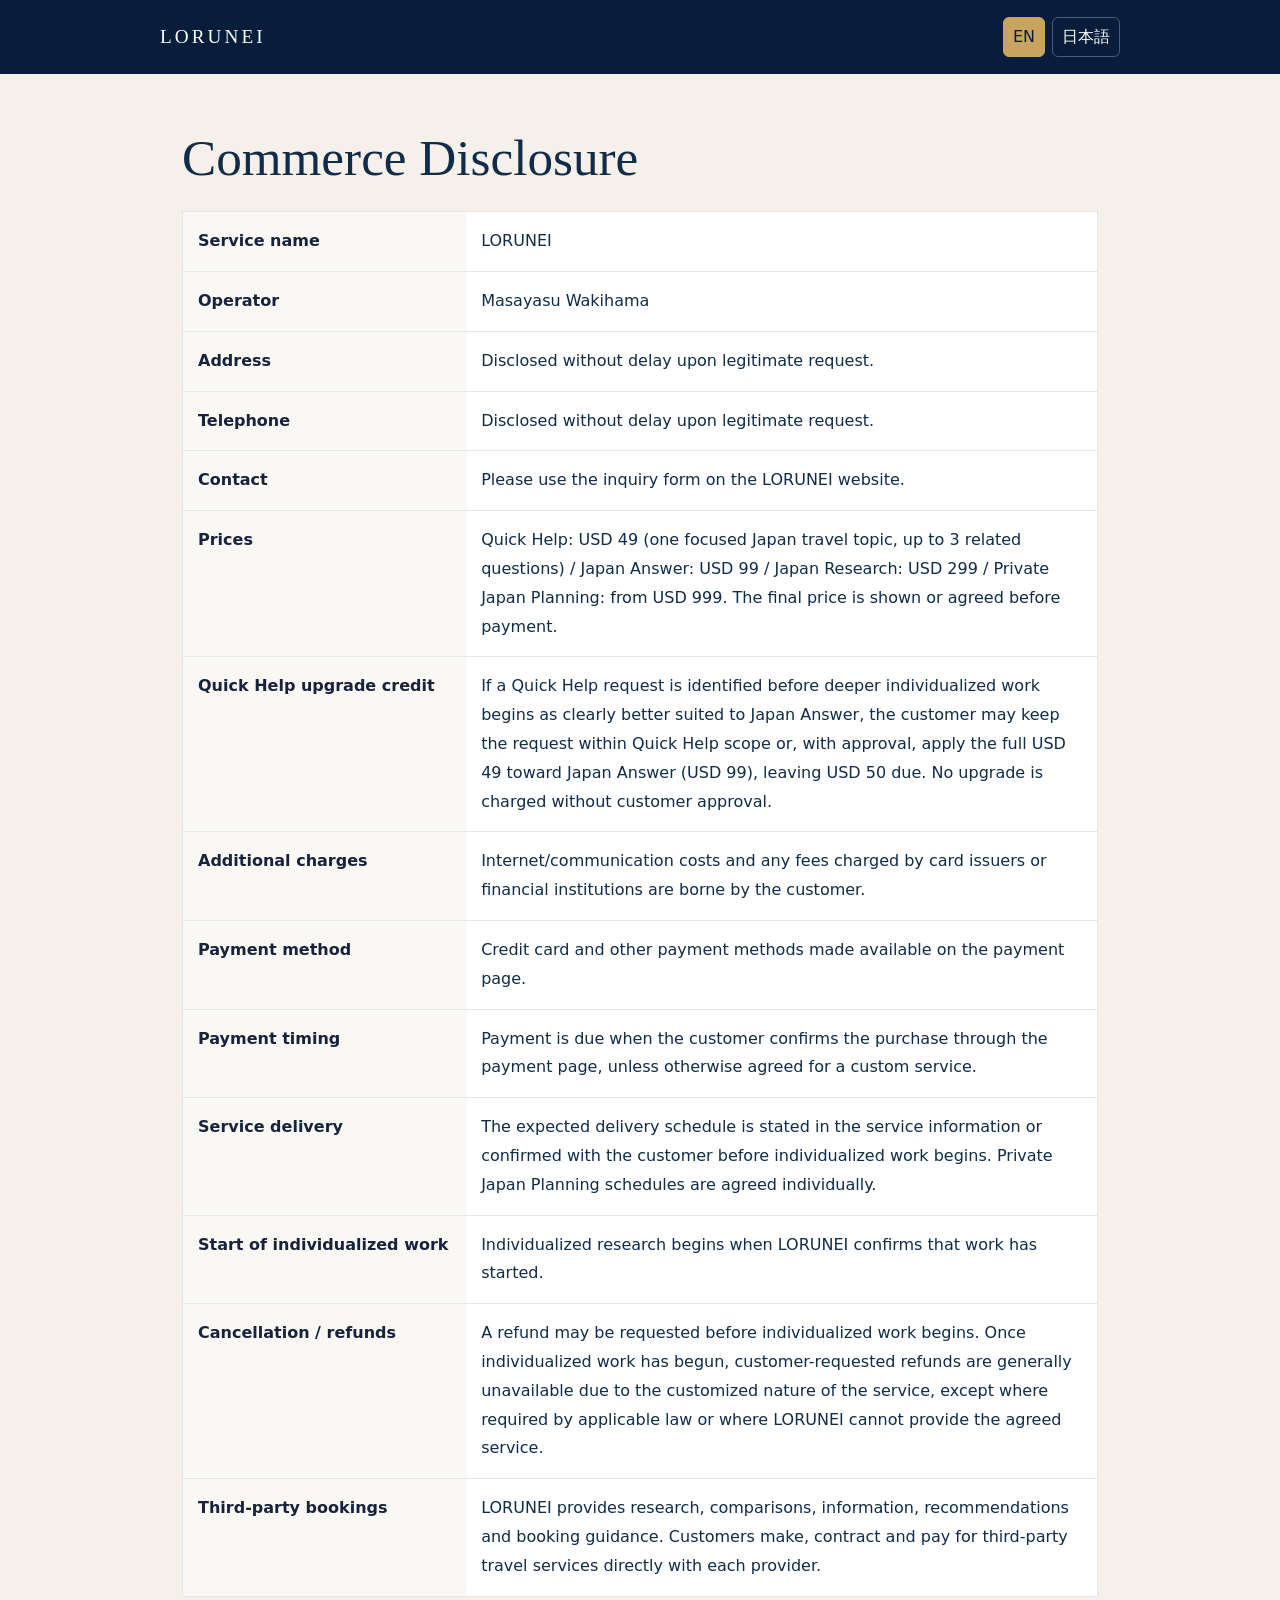
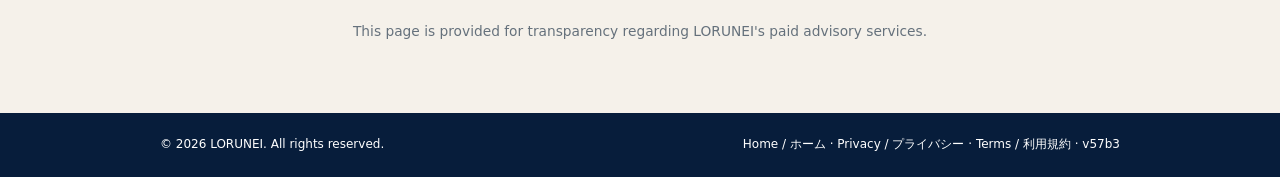
<file: legal.html>
<!doctype html>
<html lang="ja">
<head>
<meta charset="utf-8">
<meta name="viewport" content="width=device-width,initial-scale=1">
<title>Commerce Disclosure / 特定商取引法に基づく表記 | LORUNEI</title>
<meta name="description" content="LORUNEI commerce disclosure and information required under Japan's Act on Specified Commercial Transactions.">
<meta name="theme-color" content="#071d3b">
<link rel="stylesheet" href="assets/css/style.css">
<style>
body{margin:0;background:#f5f1ea;color:#102c49}
.legal-head{background:#071d3b;color:#fff}
.legal-head-inner{width:min(960px,calc(100% - 36px));height:74px;margin:auto;display:flex;align-items:center;justify-content:space-between;gap:20px}
.legal-brand{color:#fff;text-decoration:none;font:500 1.2rem Georgia,serif;letter-spacing:.16em}
.legal-switch{display:flex;gap:7px;align-items:center}
.legal-switch button{border:1px solid rgba(255,255,255,.28);background:transparent;color:#fff;border-radius:6px;padding:6px 9px;cursor:pointer}
.legal-switch button.active{background:#c9a45f;color:#071d3b;border-color:#c9a45f}
.legal{max-width:960px;margin:0 auto;padding:56px 22px 70px;line-height:1.8}
.legal h1{font:400 clamp(2rem,5vw,3.2rem)/1.08 Georgia,serif;margin:0 0 26px}
.legal-panel{display:none}.legal-panel.active{display:block}
.legal table{width:100%;border-collapse:collapse;background:#fff;border:1px solid rgba(7,29,59,.1)}
.legal th,.legal td{padding:15px;border-bottom:1px solid #e5e7eb;text-align:left;vertical-align:top}
.legal th{width:31%;color:#17233c;background:#faf8f4}
.legal-note{margin-top:22px;color:#65717c;font-size:.86rem}
.legal-footer{background:#071d3b;color:#fff;padding:22px}
.legal-footer-inner{width:min(960px,calc(100% - 36px));margin:auto;display:flex;justify-content:space-between;gap:18px;font-size:.75rem}
.legal-footer a{color:#fff}
@media(max-width:650px){
 .legal th,.legal td{display:block;width:auto}
 .legal th{padding-bottom:4px;border-bottom:0}
 .legal-head-inner,.legal-footer-inner{flex-direction:column;height:auto;padding:16px 0;align-items:flex-start}
}
</style>
</head>
<body>
<header class="legal-head">
  <div class="legal-head-inner">
    <a class="legal-brand" href="index.html">LORUNEI</a>
    <div class="legal-switch"><button data-legal-lang="en">EN</button><button data-legal-lang="ja">日本語</button></div>
  </div>
</header>

<main class="legal">
<section class="legal-panel" data-panel="en">
<h1>Commerce Disclosure</h1>
<table>
<tr><th>Service name</th><td>LORUNEI</td></tr>
<tr><th>Operator</th><td>Masayasu Wakihama</td></tr>
<tr><th>Address</th><td>Disclosed without delay upon legitimate request.</td></tr>
<tr><th>Telephone</th><td>Disclosed without delay upon legitimate request.</td></tr>
<tr><th>Contact</th><td>Please use the inquiry form on the LORUNEI website.</td></tr>
<tr><th>Prices</th><td>Quick Help: USD 49 (one focused Japan travel topic, up to 3 related questions) / Japan Answer: USD 99 / Japan Research: USD 299 / Private Japan Planning: from USD 999. The final price is shown or agreed before payment.</td></tr>
<tr><th>Quick Help upgrade credit</th><td>If a Quick Help request is identified before deeper individualized work begins as clearly better suited to Japan Answer, the customer may keep the request within Quick Help scope or, with approval, apply the full USD 49 toward Japan Answer (USD 99), leaving USD 50 due. No upgrade is charged without customer approval.</td></tr>
<tr><th>Additional charges</th><td>Internet/communication costs and any fees charged by card issuers or financial institutions are borne by the customer.</td></tr>
<tr><th>Payment method</th><td>Credit card and other payment methods made available on the payment page.</td></tr>
<tr><th>Payment timing</th><td>Payment is due when the customer confirms the purchase through the payment page, unless otherwise agreed for a custom service.</td></tr>
<tr><th>Service delivery</th><td>The expected delivery schedule is stated in the service information or confirmed with the customer before individualized work begins. Private Japan Planning schedules are agreed individually.</td></tr>
<tr><th>Start of individualized work</th><td>Individualized research begins when LORUNEI confirms that work has started.</td></tr>
<tr><th>Cancellation / refunds</th><td>A refund may be requested before individualized work begins. Once individualized work has begun, customer-requested refunds are generally unavailable due to the customized nature of the service, except where required by applicable law or where LORUNEI cannot provide the agreed service.</td></tr>
<tr><th>Third-party bookings</th><td>LORUNEI provides research, comparisons, information, recommendations and booking guidance. Customers make, contract and pay for third-party travel services directly with each provider.</td></tr>
</table>
<p class="legal-note">This page is provided for transparency regarding LORUNEI's paid advisory services.</p>
</section>

<section class="legal-panel" data-panel="ja">
<h1>特定商取引法に基づく表記</h1>
<table>
<tr><th>サービス名</th><td>LORUNEI（ロルーネイ）</td></tr>
<tr><th>販売事業者・運営責任者</th><td>Masayasu Wakihama</td></tr>
<tr><th>所在地</th><td>正当な請求があった場合には遅滞なく開示いたします。</td></tr>
<tr><th>電話番号</th><td>正当な請求があった場合には遅滞なく開示いたします。</td></tr>
<tr><th>お問い合わせ</th><td>LORUNEIウェブサイトのお問い合わせフォームをご利用ください。</td></tr>
<tr><th>販売価格</th><td>クイックヘルプ：49米ドル（1つのテーマについて関連する質問3つまで）／ジャパン・アンサー：99米ドル／ジャパン・リサーチ：299米ドル／プライベート・ジャパン・プランニング：999米ドル〜。最終価格は決済前または個別のお見積り時に表示・合意します。</td></tr>
<tr><th>クイックヘルプのアップグレード充当</th><td>深い個別作業を開始する前にJapan Answerの方が明らかに適していると判断された場合、クイックヘルプの範囲に収めるか、お客様の同意のうえで49米ドル全額をJapan Answer（99米ドル）へ充当できます。差額は50米ドルです。お客様の承諾なく追加料金を請求しません。</td></tr>
<tr><th>販売価格以外の費用</th><td>インターネット接続・通信料金、カード会社・金融機関が課す手数料等はお客様のご負担です。</td></tr>
<tr><th>支払方法</th><td>クレジットカードその他、決済画面で利用可能な方法。</td></tr>
<tr><th>支払時期</th><td>原則として決済画面で購入を確定した時点。個別サービスについて別途合意した場合は、その条件に従います。</td></tr>
<tr><th>サービス提供時期</th><td>各サービスの案内に記載する目安、または個別作業開始前にお客様へ確認した納期に従います。プライベート・ジャパン・プランニングは個別に納期を合意します。</td></tr>
<tr><th>個別リサーチの開始</th><td>LORUNEIがお客様へ作業開始を確認した時点で、個別リサーチ開始とします。</td></tr>
<tr><th>キャンセル・返金</th><td>個別作業開始前は返金を請求できます。個別作業開始後は、カスタマイズされたサービスの性質上、お客様都合による返金は原則として承りません。ただし、適用法令により必要な場合、またはLORUNEIが合意したサービスを提供できない場合を除きます。</td></tr>
<tr><th>第三者サービスの予約等</th><td>LORUNEIは調査、比較、情報提供、おすすめの提案、予約方法の案内を行います。ホテル、交通、飲食店その他の第三者サービスの予約・契約・支払いは、お客様ご自身で各事業者に直接行っていただきます。</td></tr>
</table>
<p class="legal-note">有料アドバイザリーサービスに関する情報を分かりやすく開示するためのページです。</p>
</section>
</main>

<footer class="legal-footer">
  <div class="legal-footer-inner">
    <span>© 2026 LORUNEI. All rights reserved.</span>
    <span><a href="index.html">Home / ホーム</a> · <a href="privacy.html">Privacy / プライバシー</a> · <a href="terms.html">Terms / 利用規約</a> · v57b3</span>
  </div>
</footer>
<script>
(() => {
 const allowed=['en','ja'];
 const qs=new URLSearchParams(location.search);
 let lang=qs.get('lang');
 try{lang=lang||localStorage.getItem('japanInsiderLang')}catch(e){}
 if(!allowed.includes(lang)) lang='ja';
 const show=(l)=>{
   lang=allowed.includes(l)?l:'ja';
   document.documentElement.lang=lang;
   document.querySelectorAll('[data-panel]').forEach(x=>x.classList.toggle('active',x.dataset.panel===lang));
   document.querySelectorAll('[data-legal-lang]').forEach(x=>x.classList.toggle('active',x.dataset.legalLang===lang));
   try{localStorage.setItem('japanInsiderLang',lang)}catch(e){}
 };
 document.querySelectorAll('[data-legal-lang]').forEach(b=>b.addEventListener('click',()=>show(b.dataset.legalLang)));
 show(lang);
})();
</script>
</body>
</html>
</file>
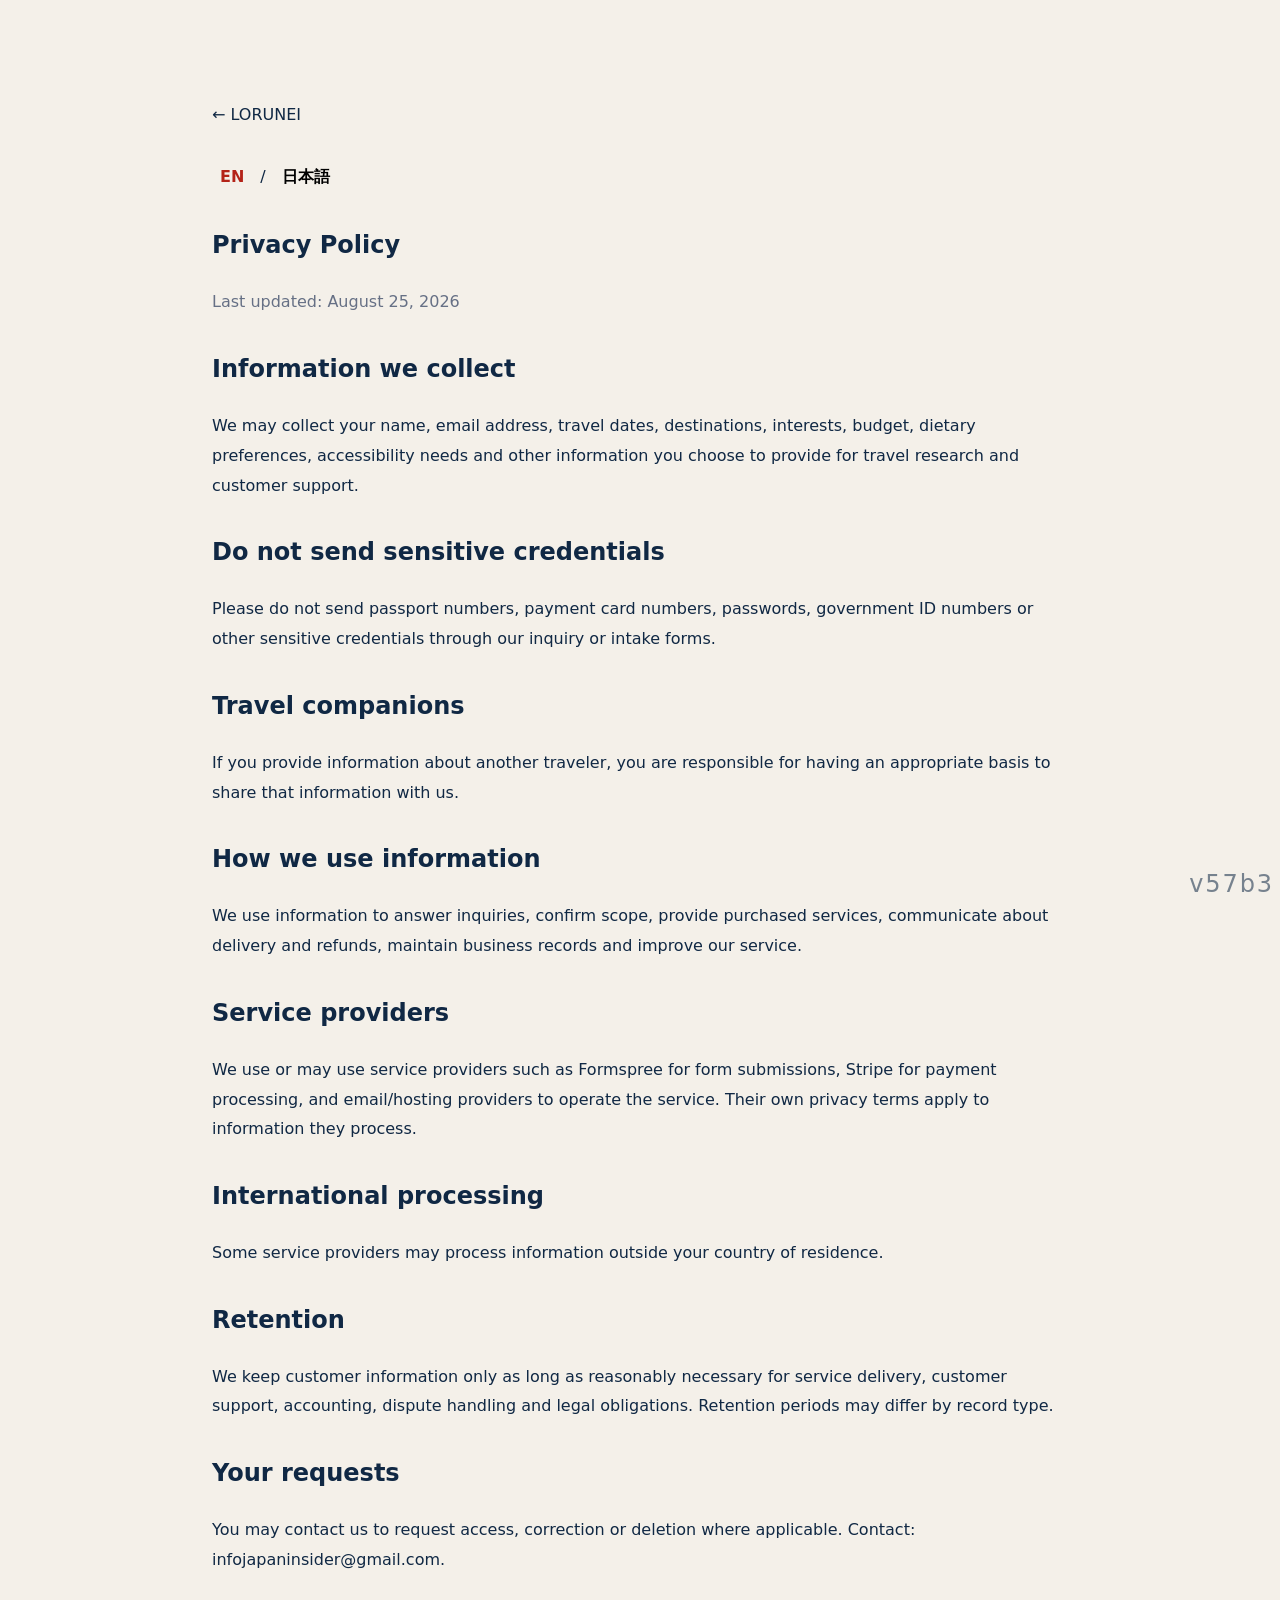
<file: privacy.html>
<!doctype html>
<html lang="en">
<head>
<meta charset="utf-8"><meta name="viewport" content="width=device-width,initial-scale=1">
<title>Privacy Policy | LORUNEI</title>
<link rel="stylesheet" href="assets/css/style.css">
<style>
.doc{max-width:900px;margin:100px auto 70px;padding:0 22px;line-height:1.85}
.doc h2{margin-top:30px}
.doc-lang{display:flex;gap:8px;align-items:center;margin:24px 0}
.doc-lang button{border:0;background:none;font-weight:800;padding:8px;cursor:pointer}
.doc-lang button.active{color:#b42318}
.doc-panel{display:none}.doc-panel.active{display:block}
.updated{color:#667085}
</style>
</head>
<body>
<main class="doc">
<a href="index.html">← LORUNEI</a>
<div class="doc-lang" aria-label="Language switcher"><button data-doc-lang="en" class="active">EN</button>/<button data-doc-lang="ja">日本語</button></div>

<section class="doc-panel active" data-doc-panel="en">
<h1>Privacy Policy</h1><p class="updated">Last updated: August 25, 2026</p>
<h2>Information we collect</h2><p>We may collect your name, email address, travel dates, destinations, interests, budget, dietary preferences, accessibility needs and other information you choose to provide for travel research and customer support.</p>
<h2>Do not send sensitive credentials</h2><p>Please do not send passport numbers, payment card numbers, passwords, government ID numbers or other sensitive credentials through our inquiry or intake forms.</p>
<h2>Travel companions</h2><p>If you provide information about another traveler, you are responsible for having an appropriate basis to share that information with us.</p>
<h2>How we use information</h2><p>We use information to answer inquiries, confirm scope, provide purchased services, communicate about delivery and refunds, maintain business records and improve our service.</p>
<h2>Service providers</h2><p>We use or may use service providers such as Formspree for form submissions, Stripe for payment processing, and email/hosting providers to operate the service. Their own privacy terms apply to information they process.</p>
<h2>International processing</h2><p>Some service providers may process information outside your country of residence.</p>
<h2>Retention</h2><p>We keep customer information only as long as reasonably necessary for service delivery, customer support, accounting, dispute handling and legal obligations. Retention periods may differ by record type.</p>
<h2>Your requests</h2><p>You may contact us to request access, correction or deletion where applicable. Contact: infojapaninsider@gmail.com.</p>
</section>

<section class="doc-panel" data-doc-panel="ja">
<h1>プライバシーポリシー</h1><p class="updated">最終更新日：2026年8月25日</p>
<h2>取得する情報</h2><p>氏名、メールアドレス、旅行日程、訪問先、興味、予算、食事の希望、移動上の配慮事項など、旅行リサーチや顧客対応に必要な範囲でお客様が提供する情報を取得する場合があります。</p>
<h2>重要な認証情報は送らないでください</h2><p>パスポート番号、カード番号、パスワード、公的身分証番号その他の重要な認証情報は、問い合わせフォームや質問フォームから送信しないでください。</p>
<h2>同行者情報</h2><p>同行者に関する情報を提供する場合、お客様の責任で適切に共有できる情報のみをご提供ください。</p>
<h2>利用目的</h2><p>お問い合わせ対応、サービス範囲確認、購入サービスの提供、納品・返金等の連絡、事業上の記録、サービス改善に利用します。</p>
<h2>外部サービス</h2><p>フォーム送信にFormspree、決済処理にStripe、その他メール・ホスティング等の外部サービスを利用または利用予定です。各サービスが処理する情報には、それぞれのプライバシー条件が適用されます。</p>
<h2>国外での処理</h2><p>利用する外部サービスによっては、お客様の居住国以外で情報が処理される場合があります。</p>
<h2>保管期間</h2><p>サービス提供、顧客対応、会計、紛争対応、法令上の義務に合理的に必要な期間のみ保管します。記録の種類により期間は異なります。</p>
<h2>開示・訂正・削除等</h2><p>適用される範囲で、情報の確認・訂正・削除等をご希望の場合は infojapaninsider@gmail.com までご連絡ください。</p>
</section>
</main>
<script>
(function(){
  const allowed=["en","ja"];
  const buttons=document.querySelectorAll("[data-doc-lang]");
  const panels=document.querySelectorAll("[data-doc-panel]");
  function show(lang){
    if(!allowed.includes(lang)) lang="en";
    buttons.forEach(b=>b.classList.toggle("active",b.dataset.docLang===lang));
    panels.forEach(p=>p.classList.toggle("active",p.dataset.docPanel===lang));
    document.documentElement.lang=lang;
  }
  buttons.forEach(b=>b.addEventListener("click",()=>show(b.dataset.docLang)));
  const requested=new URLSearchParams(location.search).get("lang");
  const stored=localStorage.getItem("japanInsiderLang");
  show(allowed.includes(requested)?requested:(allowed.includes(stored)?stored:"en"));
})();
</script>
<span class="site-build-version" aria-label="site build">v57b3</span>
</body></html>
</file>
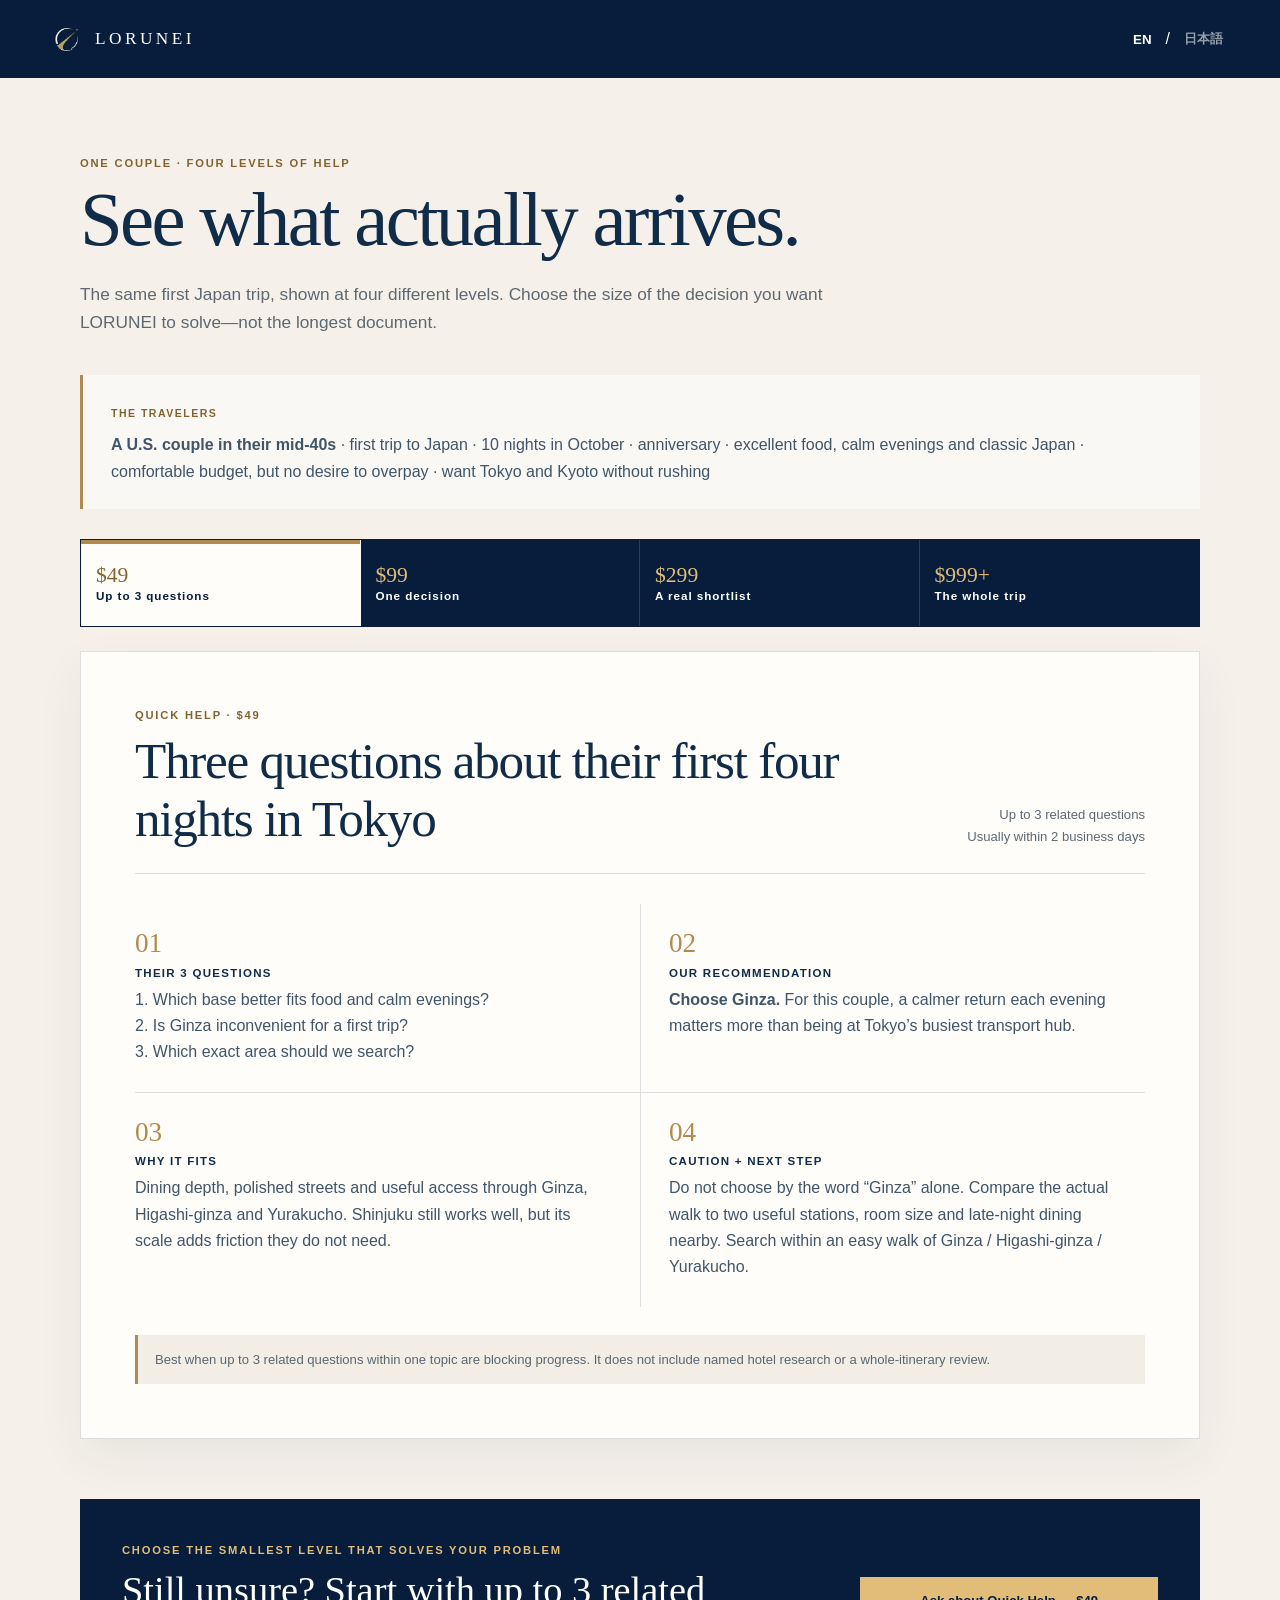
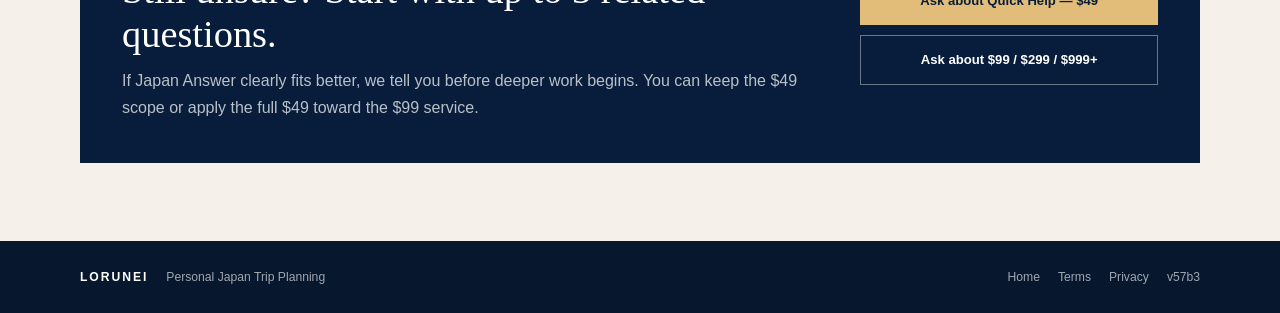
<file: samples.html>
<!doctype html>
<html lang="en">
<head>
<meta charset="utf-8">
<meta name="viewport" content="width=device-width,initial-scale=1">
<title>LORUNEI — Sample Deliverables</title>
<meta name="description" content="See exactly what LORUNEI delivers at $49, $99, $299 and $999+. Four levels of personal Japan trip planning for one first-time couple.">
<meta name="theme-color" content="#071d3b">
<link rel="icon" href="assets/images/lorunei-logo-v41.png">
<script defer src="assets/js/payments.js"></script>
<script defer src="assets/js/samples-v57b3.js"></script>
<link rel="stylesheet" href="assets/css/samples-v57b3.css">
</head>
<body class="samples-v57b3">
<header class="sample-header">
  <a class="sample-brand" href="index.html" aria-label="LORUNEI home"><img src="[data-uri]" alt=""><span>LORUNEI</span></a>
  <div class="sample-language" aria-label="Language"><button type="button" data-lang="en">EN</button><span>/</span><button type="button" data-lang="ja">日本語</button></div>
</header>

<main>
  <section class="sample-intro">
    <div class="lang-en">
      <p class="sample-eyebrow">ONE COUPLE · FOUR LEVELS OF HELP</p>
      <h1>See what actually arrives.</h1>
      <p class="sample-lede">The same first Japan trip, shown at four different levels. Choose the size of the decision you want LORUNEI to solve—not the longest document.</p>
    </div>
    <div class="lang-ja">
      <p class="sample-eyebrow">同じ夫婦 · 4段階のサポート</p>
      <h1>実際に届くものを、具体的に。</h1>
      <p class="sample-lede">同じ初めての日本旅行を、4つのサービスで比較します。文章量ではなく、LORUNEIに任せたい「判断の大きさ」で選んでください。</p>
    </div>
    <div class="sample-couple">
      <span class="sample-couple-label lang-en">THE TRAVELERS</span><span class="sample-couple-label lang-ja">旅行者</span>
      <p class="lang-en"><strong>A U.S. couple in their mid-40s</strong> · first trip to Japan · 10 nights in October · anniversary · excellent food, calm evenings and classic Japan · comfortable budget, but no desire to overpay · want Tokyo and Kyoto without rushing</p>
      <p class="lang-ja"><strong>アメリカ在住の40代半ばの夫婦</strong> · 初訪日 · 10月に10泊 · 結婚記念旅行 · おいしい食事、静かな夜、日本らしい定番を希望 · 快適さには予算を使うが、無駄な出費は避けたい · 東京と京都を急がず楽しみたい</p>
    </div>
  </section>

  <nav class="sample-tabs" aria-label="Sample plan">
    <button type="button" data-sample="quick"><span>$49</span><strong class="lang-en">Up to 3 questions</strong><strong class="lang-ja">質問3つまで</strong></button>
    <button type="button" data-sample="answer"><span>$99</span><strong class="lang-en">One decision</strong><strong class="lang-ja">1つの判断</strong></button>
    <button type="button" data-sample="research"><span>$299</span><strong class="lang-en">A real shortlist</strong><strong class="lang-ja">実名候補を調査</strong></button>
    <button type="button" data-sample="private"><span>$999+</span><strong class="lang-en">The whole trip</strong><strong class="lang-ja">旅全体</strong></button>
  </nav>

  <section class="sample-panel" data-sample-panel="quick" id="quick">
    <div class="sample-panel-head">
      <div><p class="sample-eyebrow">QUICK HELP · $49</p><h2 class="lang-en">Three questions about their first four nights in Tokyo</h2><h2 class="lang-ja">東京での最初の4泊について、3つの質問</h2></div>
      <p class="sample-format lang-en">Up to 3 related questions<br>Usually within 2 business days</p><p class="sample-format lang-ja">関連質問3つまで<br>通常2営業日以内</p>
    </div>
    <div class="sample-grid">
      <article><span>01</span><h3 class="lang-en">Their 3 questions</h3><h3 class="lang-ja">3つの質問</h3><p class="lang-en">1. Which base better fits food and calm evenings?<br>2. Is Ginza inconvenient for a first trip?<br>3. Which exact area should we search?</p><p class="lang-ja">1. 食事と静かな夜を重視するならどちら？<br>2. 銀座は初訪日に不便？<br>3. ホテルは具体的にどの辺りで探すべき？</p></article>
      <article><span>02</span><h3 class="lang-en">Our recommendation</h3><h3 class="lang-ja">結論</h3><p class="lang-en"><strong>Choose Ginza.</strong> For this couple, a calmer return each evening matters more than being at Tokyo’s busiest transport hub.</p><p class="lang-ja"><strong>銀座がおすすめ。</strong> この夫婦には、最大の交通拠点に泊まることより、毎晩落ち着いてホテルへ戻れることの方が大切です。</p></article>
      <article><span>03</span><h3 class="lang-en">Why it fits</h3><h3 class="lang-ja">理由</h3><p class="lang-en">Dining depth, polished streets and useful access through Ginza, Higashi-ginza and Yurakucho. Shinjuku still works well, but its scale adds friction they do not need.</p><p class="lang-ja">食の選択肢、整った街並み、銀座・東銀座・有楽町の複数駅が使える利便性。新宿も便利ですが、駅と街の大きさが不要な負担になります。</p></article>
      <article><span>04</span><h3 class="lang-en">Caution + next step</h3><h3 class="lang-ja">注意点＋次の一歩</h3><p class="lang-en">Do not choose by the word “Ginza” alone. Compare the actual walk to two useful stations, room size and late-night dining nearby. Search within an easy walk of Ginza / Higashi-ginza / Yurakucho.</p><p class="lang-ja">「銀座」という名称だけで決めず、使いやすい2駅までの実際の徒歩時間、客室の広さ、夜遅い食事の選択肢を比較します。銀座・東銀座・有楽町へ歩きやすい範囲が目安です。</p></article>
    </div>
    <p class="sample-boundary lang-en">Best when up to 3 related questions within one topic are blocking progress. It does not include named hotel research or a whole-itinerary review.</p><p class="sample-boundary lang-ja">1つのテーマに関する質問3つまでで計画が止まっている方に最適。実名ホテルの調査や旅程全体の見直しは含みません。</p>
  </section>

  <section class="sample-panel" data-sample-panel="answer" id="answer">
    <div class="sample-panel-head">
      <div><p class="sample-eyebrow">JAPAN ANSWER · $99</p><h2 class="lang-en">“Should we add Hakone—or keep Tokyo and Kyoto?”</h2><h2 class="lang-ja">「箱根を加える？ それとも東京と京都だけにする？」</h2></div>
      <p class="sample-format lang-en">A connected decision brief<br>Recommendation + trade-offs</p><p class="sample-format lang-ja">1つの判断レポート<br>結論＋比較＋トレードオフ</p>
    </div>
    <div class="decision-question lang-en">The real decision is not “Is Hakone worth it?” It is whether one restorative ryokan night is worth the extra hotel change in a 10-night trip.</div>
    <div class="decision-question lang-ja">本当の論点は「箱根に価値があるか」ではなく、10泊の旅で宿を1回増やしてでも、旅館で休む1泊を入れる価値があるかです。</div>
    <div class="route-compare">
      <article><h3 class="lang-en">Option A · Simpler</h3><h3 class="lang-ja">A案 · シンプル</h3><strong>Tokyo 5 → Kyoto 5</strong><p class="lang-en">Fewer check-ins, more city time, lower accommodation risk. But the trip has no deliberate pause between two intensive cities.</p><p class="lang-ja">チェックインが少なく、都市での時間が増え、宿選びのリスクも低い。一方で、2つの濃い都市の間に意図的な休息がありません。</p></article>
      <article class="recommended"><div class="recommend-tag lang-en">RECOMMENDED</div><div class="recommend-tag lang-ja">おすすめ</div><h3 class="lang-en">Option B · Better rhythm</h3><h3 class="lang-ja">B案 · より良いリズム</h3><strong>Tokyo 4 → Hakone 1 → Kyoto 5</strong><p class="lang-en">Adds one transfer, but gives the anniversary a memorable ryokan and onsen chapter. Forward the large luggage from Tokyo to Kyoto and travel to Hakone with one overnight bag.</p><p class="lang-ja">移動は1回増えますが、記念旅行に旅館と温泉の印象的な1章が生まれます。大きな荷物は東京から京都へ送り、箱根には1泊分だけ持参します。</p></article>
    </div>
    <div class="sample-verdict"><strong class="lang-en">Verdict: add Hakone.</strong><strong class="lang-ja">結論：箱根を加える。</strong><p class="lang-en">Choose it for the ryokan, meal and change of pace—not for a guaranteed Mount Fuji view. Keep the Tokyo morning light and the Hakone sightseeing modest so the transfer day does not become a race.</p><p class="lang-ja">富士山が必ず見えるからではなく、旅館、食事、旅のリズムを変えるために選びます。東京の午前と箱根観光を詰め込みすぎず、移動日を競争にしないことが重要です。</p></div>
    <p class="sample-boundary lang-en">Japan Answer integrates one connected decision. It is not two separate Quick Help answers and does not compare named ryokan.</p><p class="sample-boundary lang-ja">ジャパン・アンサーは、つながった1つの判断を統合します。Quick Helpを2回分並べるサービスではなく、実名旅館の比較までは含みません。</p>
  </section>

  <section class="sample-panel" data-sample-panel="research" id="research">
    <div class="sample-panel-head">
      <div><p class="sample-eyebrow">JAPAN RESEARCH · $299</p><h2 class="lang-en">“Which Hakone ryokan is worth one splurge night?”</h2><h2 class="lang-ja">「箱根で1泊だけ奮発するなら、どの旅館？」</h2></div>
      <p class="sample-format lang-en">Defined-scope research<br>Named options + shortlist</p><p class="sample-format lang-ja">範囲を定めた個別調査<br>実名候補＋絞り込み</p>
    </div>
    <p class="research-brief lang-en"><strong>Research brief:</strong> one October night, two adults, dinner and breakfast, private-feeling stay, strong hospitality, up to about $1,200 total. Prioritize the experience over a guaranteed Fuji view.</p>
    <p class="research-brief lang-ja"><strong>調査条件：</strong>10月に1泊、2名、夕朝食付き、プライベート感と接客を重視、合計約1,200ドルまで。富士山の眺望保証より滞在体験を優先。</p>
    <div class="research-table" role="table" aria-label="Ryokan comparison">
      <div class="research-row research-head" role="row"><span class="lang-en">Option</span><span class="lang-ja">候補</span><span class="lang-en">Why it made the list</span><span class="lang-ja">候補に残す理由</span><span class="lang-en">Trade-off</span><span class="lang-ja">注意点</span><span class="lang-en">Fit</span><span class="lang-ja">相性</span></div>
      <div class="research-row" role="row"><strong>Hakone Suishoen</strong><span class="lang-en">Refined, discreet and well matched to an anniversary.</span><span class="lang-ja">洗練、静けさ、記念旅行との相性。</span><span class="lang-en">Premium pricing; limited inventory.</span><span class="lang-ja">高価格帯、在庫が限られる。</span><b>Best fit</b></div>
      <div class="research-row" role="row"><strong>Gora Kadan</strong><span class="lang-en">Iconic luxury and a strong sense of occasion.</span><span class="lang-ja">象徴的な高級感と特別感。</span><span class="lang-en">Often above the cap and hard to secure.</span><span class="lang-ja">予算超過や予約難の可能性。</span><b>Stretch</b></div>
      <div class="research-row" role="row"><strong>Yama no Chaya</strong><span class="lang-en">Traditional, intimate atmosphere and a memorable contrast to the cities.</span><span class="lang-ja">伝統的で親密。都市との対比が印象的。</span><span class="lang-en">Access, stairs and room choice need care.</span><span class="lang-ja">アクセス、階段、客室選びに注意。</span><b>Tradition</b></div>
      <div class="research-row" role="row"><strong>Hakone Kowakien Ten-yu</strong><span class="lang-en">Contemporary comfort and relatively practical logistics.</span><span class="lang-ja">現代的な快適さと比較的わかりやすい動線。</span><span class="lang-en">Larger and less intimate.</span><span class="lang-ja">規模が大きく、親密さは弱め。</span><b>Backup</b></div>
    </div>
    <div class="sample-verdict"><strong class="lang-en">Shortlist: Suishoen first, Yama no Chaya for tradition, Ten-yu for practicality.</strong><strong class="lang-ja">候補：第一候補は翠松園、伝統重視なら山の茶屋、実用性なら天悠。</strong><p class="lang-en">Book Suishoen if the right room and meal plan are within the cap. Do not pay a major premium for Gora Kadan unless its iconic status itself is part of the anniversary value.</p><p class="lang-ja">希望する客室と食事条件が予算内なら翠松園。強羅花壇は、その象徴性自体が記念旅行の価値になる場合に限り、大幅な予算超過を検討します。</p></div>
    <p class="sample-note lang-en">Illustrative sample. Prices, policies, access and availability change; current details are verified when actual research begins.</p><p class="sample-note lang-ja">これは説明用サンプルです。料金、規定、アクセス、空室は変動するため、実際のリサーチ開始時に最新情報を確認します。</p>
  </section>

  <section class="sample-panel" data-sample-panel="private" id="private">
    <div class="sample-panel-head">
      <div><p class="sample-eyebrow">PRIVATE JAPAN PLANNING · FROM $999</p><h2 class="lang-en">Tokyo, Hakone & Kyoto—10 nights without the rush.</h2><h2 class="lang-ja">東京・箱根・京都を、急がず楽しむ10泊。</h2></div>
      <p class="sample-format lang-en">Joined-up journey plan<br>Custom scope + price</p><p class="sample-format lang-ja">旅全体をつないだ個別プラン<br>範囲・料金は事前に合意</p>
    </div>
    <div class="journey-route"><span>Tokyo · 4 nights</span><i>→</i><span>Hakone · 1 night</span><i>→</i><span>Kyoto · 5 nights</span></div>
    <div class="day-list">
      <article><b>01</b><div><strong class="lang-en">Arrive · Ginza</strong><strong class="lang-ja">到着 · 銀座</strong><p class="lang-en">Haneda transfer, check-in, short neighborhood walk. No fixed dinner reservation after a long flight.</p><p class="lang-ja">羽田から移動、チェックイン、近所を短く散歩。長距離移動後なので夕食予約は固定しない。</p></div></article>
      <article><b>02</b><div><strong class="lang-en">Old Tokyo, before the crowds</strong><strong class="lang-ja">混雑前の下町</strong><p class="lang-en">Early Senso-ji, Kappabashi and a river walk; flexible dinner near the hotel.</p><p class="lang-ja">朝早く浅草寺、かっぱ橋、隅田川沿い。夕食はホテル近くで柔軟に。</p></div></article>
      <article><b>03</b><div><strong class="lang-en">Meiji, Omotesando & Nezu</strong><strong class="lang-ja">明治神宮・表参道・根津</strong><p class="lang-en">Classic shrine, architecture and a quieter museum or garden; one well-chosen lunch.</p><p class="lang-ja">神社、建築、静かな美術館または庭園。昼食を1軒だけ丁寧に選ぶ。</p></div></article>
      <article><b>04</b><div><strong class="lang-en">Interest-led Tokyo + anniversary dinner</strong><strong class="lang-ja">興味に合わせた東京＋記念日の夕食</strong><p class="lang-en">A light daytime plan preserves energy for the evening’s priority reservation.</p><p class="lang-ja">夜の大切な予約を楽しめるよう、昼は軽めに設計。</p></div></article>
      <article><b>05</b><div><strong class="lang-en">Tokyo → Hakone</strong><strong class="lang-ja">東京 → 箱根</strong><p class="lang-en">Forward large luggage to Kyoto. One Hakone experience, then enough time for the ryokan, bath and dinner.</p><p class="lang-ja">大きな荷物は京都へ配送。箱根で体験は1つに絞り、旅館、温泉、夕食の時間を確保。</p></div></article>
      <article><b>06</b><div><strong class="lang-en">Hakone → Kyoto</strong><strong class="lang-ja">箱根 → 京都</strong><p class="lang-en">Slow breakfast, realistic connections and a gentle local walk after check-in.</p><p class="lang-ja">朝食をゆっくり楽しみ、無理のない乗り継ぎで京都へ。到着後は近所を軽く散歩。</p></div></article>
      <article><b>07</b><div><strong class="lang-en">Kiyomizu, lanes & Gion</strong><strong class="lang-ja">清水寺・路地・祇園</strong><p class="lang-en">Early Kiyomizu-dera, Sannenzaka and Kennin-ji; pause before an evening Gion walk.</p><p class="lang-ja">朝早く清水寺、産寧坂、建仁寺。休憩を入れて夕方の祇園へ。</p></div></article>
      <article><b>08</b><div><strong class="lang-en">Arashiyama early, afternoon free</strong><strong class="lang-ja">朝の嵐山、午後は自由</strong><p class="lang-en">Bamboo grove and Okochi Sanso before peak crowds; no forced cross-city sightseeing later.</p><p class="lang-ja">混雑前に竹林と大河内山荘。午後に市内横断の観光を詰め込まない。</p></div></article>
      <article><b>09</b><div><strong class="lang-en">Nara day trip</strong><strong class="lang-ja">奈良日帰り</strong><p class="lang-en">A focused temple-and-park route with a clear turnaround point and dinner backup in Kyoto.</p><p class="lang-ja">寺と公園に絞った動線、京都へ戻る判断時刻、夕食の代替案まで準備。</p></div></article>
      <article><b>10</b><div><strong class="lang-en">Craft, garden or tea + farewell dinner</strong><strong class="lang-ja">工芸・庭園・お茶＋最後の夕食</strong><p class="lang-en">Choose one interest-led experience, leave packing time and end with a reservation worth protecting.</p><p class="lang-ja">興味に合う体験を1つ選び、荷造りの余白を確保し、最後は大切な夕食で締めくくる。</p></div></article>
      <article><b>11</b><div><strong class="lang-en">Depart for KIX</strong><strong class="lang-ja">関西空港へ</strong><p class="lang-en">Departure plan built backward from the flight, with the right luggage and station strategy.</p><p class="lang-ja">フライト時刻から逆算し、荷物と駅での動きまで含めて出発。</p></div></article>
    </div>
    <div class="private-includes"><h3 class="lang-en">The finished plan also includes</h3><h3 class="lang-ja">完成プランに含まれるもの</h3><ul class="lang-en"><li>Stay-area logic and a named hotel shortlist</li><li>Dining and experience research</li><li>Transport, luggage and booking priorities</li><li>Reservations roadmap, backups and deliberate free time</li></ul><ul class="lang-ja"><li>滞在エリアの理由と実名ホテル候補</li><li>食事・体験の個別リサーチ</li><li>交通、荷物、予約優先順位</li><li>予約ロードマップ、代替案、意図的な自由時間</li></ul></div>
    <p class="sample-boundary lang-en">LORUNEI researches and plans. You make and pay for hotel, transport, restaurant and other third-party reservations directly.</p><p class="sample-boundary lang-ja">LORUNEIは調査とプランニングを行います。ホテル、交通、飲食店など第三者サービスの予約・契約・支払いは、お客様ご自身で行います。</p>
  </section>

  <section class="sample-next" id="inquiry">
    <div><p class="sample-eyebrow lang-en">CHOOSE THE SMALLEST LEVEL THAT SOLVES YOUR PROBLEM</p><p class="sample-eyebrow lang-ja">必要な範囲だけ選ぶ</p><h2 class="lang-en">Still unsure? Start with up to 3 related questions.</h2><h2 class="lang-ja">迷うなら、関連する質問3つまで。</h2><p class="lang-en">If Japan Answer clearly fits better, we tell you before deeper work begins. You can keep the $49 scope or apply the full $49 toward the $99 service.</p><p class="lang-ja">Japan Answerの方が明らかに適している場合は、深い作業を始める前にお知らせします。49ドルの範囲に収めるか、49ドル全額を99ドルへ充当できます。</p></div>
    <div class="sample-next-actions"><a class="sample-primary" href="index.html#inquiry" data-inquiry-href="index.html#inquiry" data-plan="quick" data-quick-checkout>Buy Quick Help — $49</a><a class="sample-secondary lang-en" href="index.html#inquiry">Ask about $99 / $299 / $999+</a><a class="sample-secondary lang-ja" href="index.html?lang=ja#inquiry">$99 / $299 / $999+を相談</a></div>
  </section>
</main>

<footer class="sample-footer"><div><strong>LORUNEI</strong><span>Personal Japan Trip Planning</span></div><div><a href="index.html">Home</a><a href="terms.html">Terms</a><a href="privacy.html">Privacy</a><span>v57b3</span></div></footer>

</body>
</html>
</file>
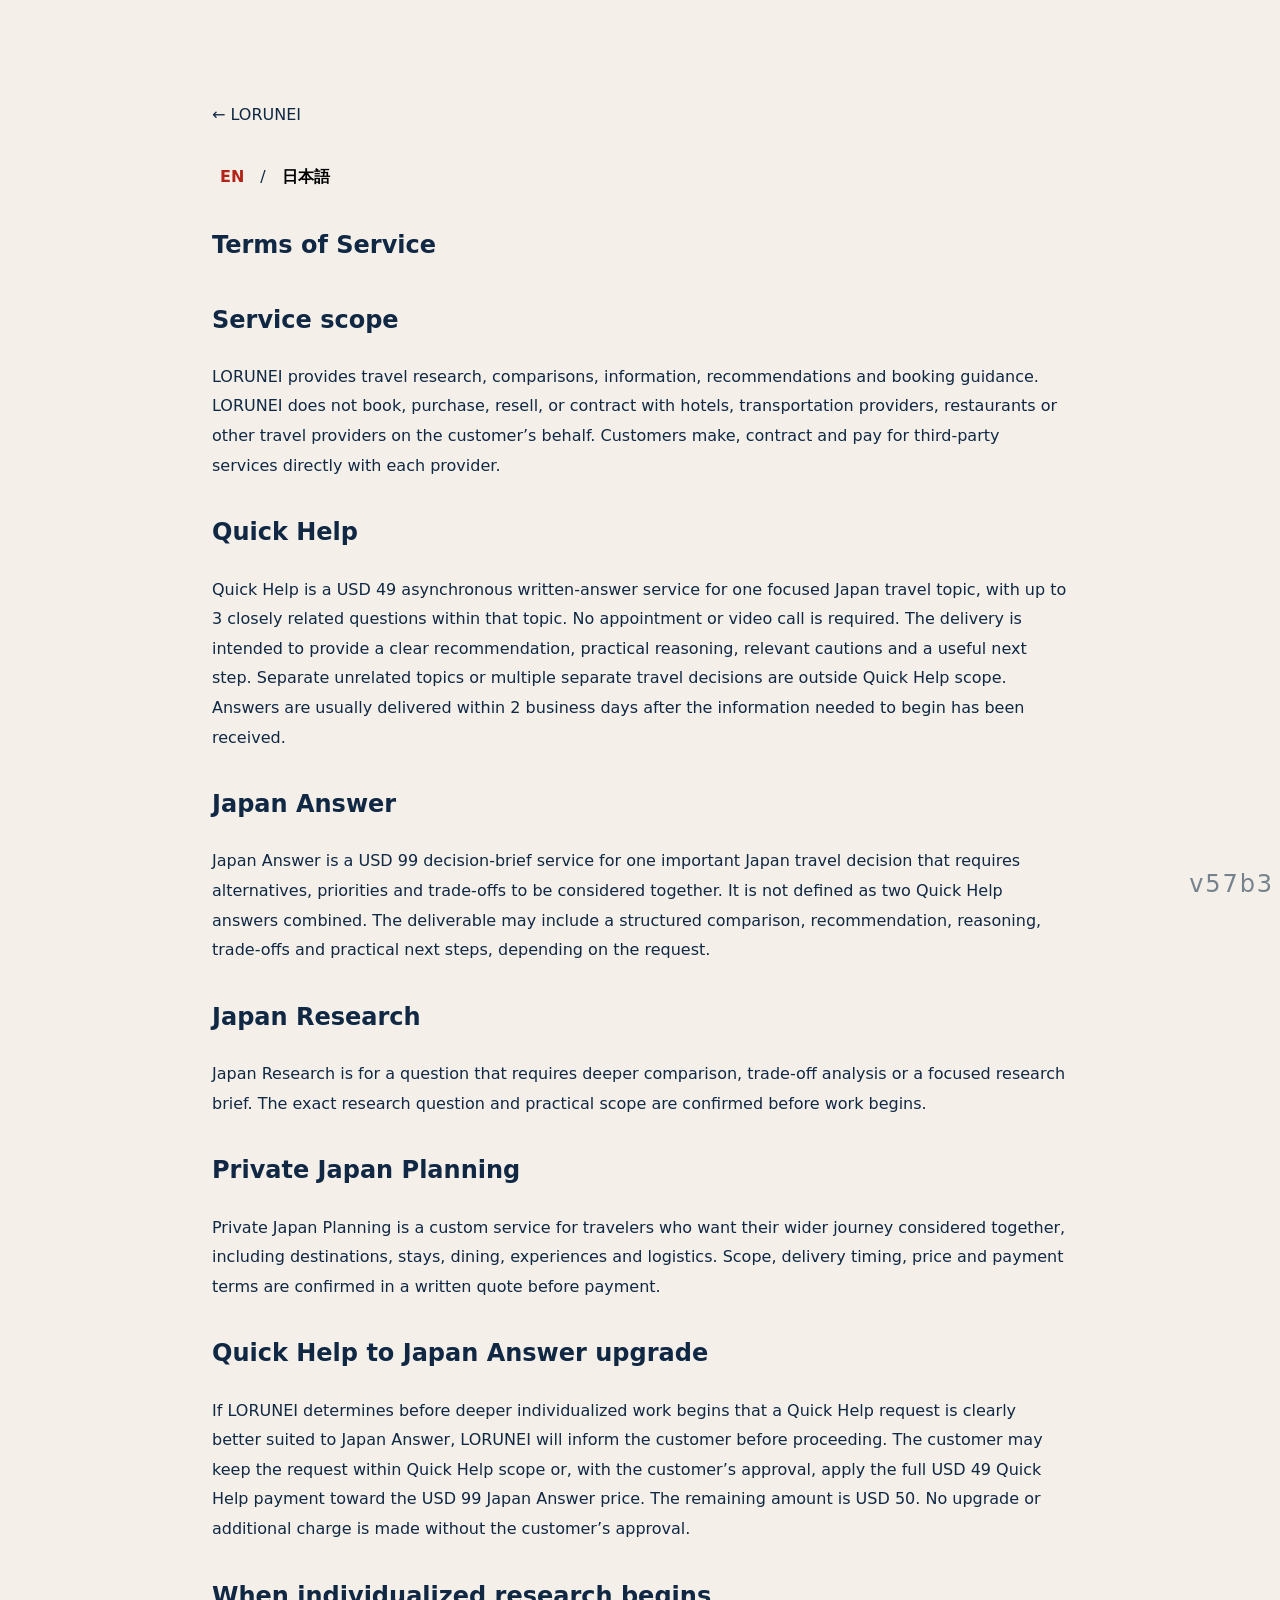
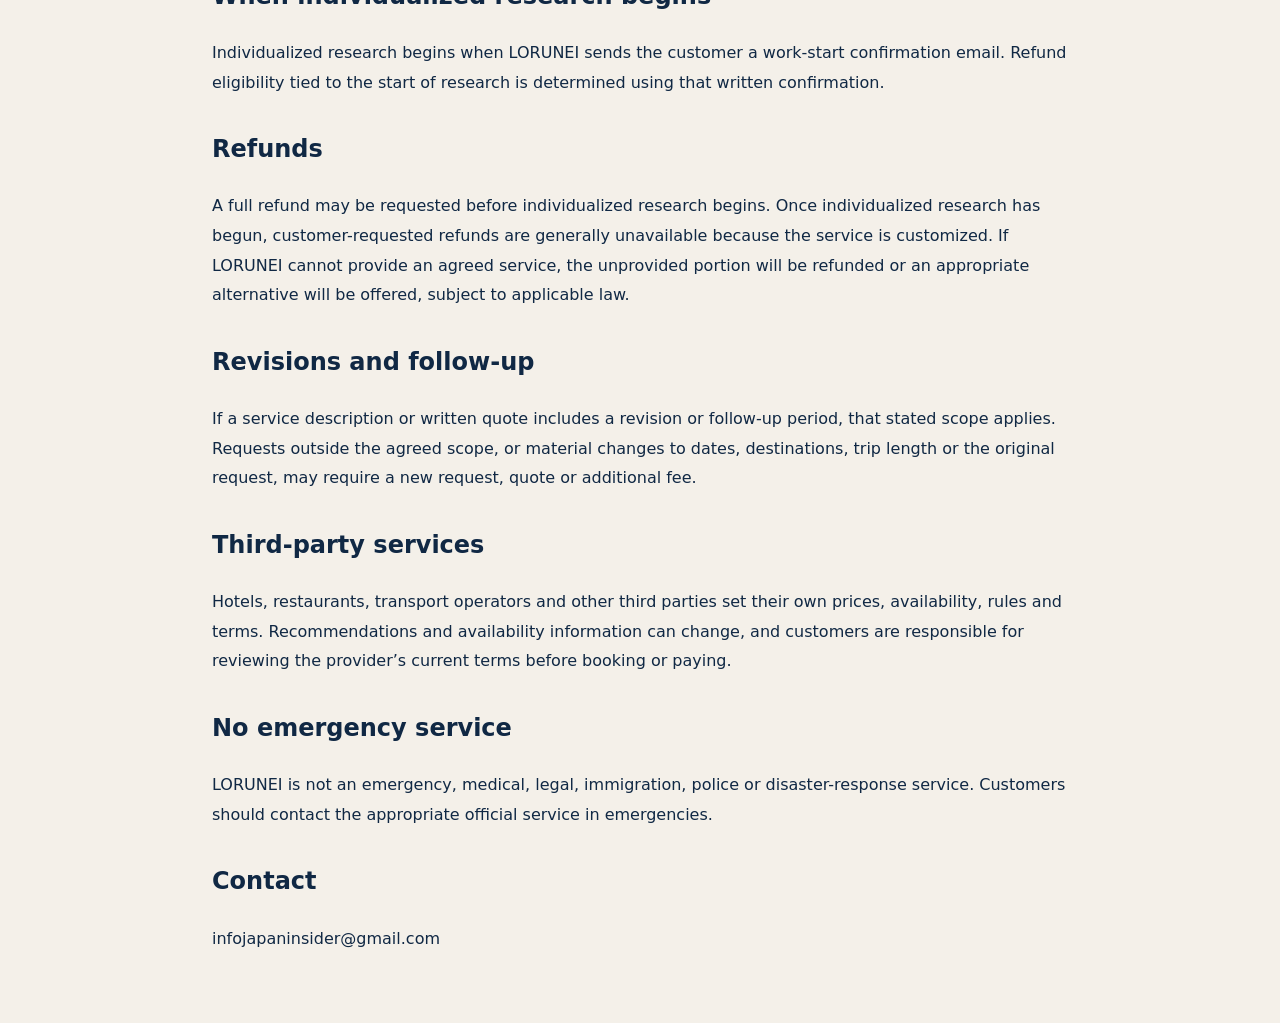
<file: terms.html>
<!doctype html>
<html lang="en">
<head>
<meta charset="utf-8"><meta name="viewport" content="width=device-width,initial-scale=1">
<title>Terms of Service | LORUNEI</title>
<link rel="stylesheet" href="assets/css/style.css">
<style>
.doc{max-width:900px;margin:100px auto 70px;padding:0 22px;line-height:1.85}
.doc h2{margin-top:30px}
.doc-lang{display:flex;gap:8px;align-items:center;margin:24px 0}
.doc-lang button{border:0;background:none;font-weight:800;padding:8px;cursor:pointer}
.doc-lang button.active{color:#b42318}
.doc-panel{display:none}.doc-panel.active{display:block}
.updated{color:#667085}
</style>
</head>
<body>
<main class="doc">
<a href="index.html">← LORUNEI</a>
<div class="doc-lang" aria-label="Language switcher"><button data-doc-lang="en" class="active">EN</button>/<button data-doc-lang="ja">日本語</button></div>

<section class="doc-panel active" data-doc-panel="en">
<h1>Terms of Service</h1>
<h2>Service scope</h2>
<p>LORUNEI provides travel research, comparisons, information, recommendations and booking guidance. LORUNEI does not book, purchase, resell, or contract with hotels, transportation providers, restaurants or other travel providers on the customer’s behalf. Customers make, contract and pay for third-party services directly with each provider.</p>

<h2>Quick Help</h2>
<p>Quick Help is a USD 49 asynchronous written-answer service for one focused Japan travel topic, with up to 3 closely related questions within that topic. No appointment or video call is required. The delivery is intended to provide a clear recommendation, practical reasoning, relevant cautions and a useful next step. Separate unrelated topics or multiple separate travel decisions are outside Quick Help scope. Answers are usually delivered within 2 business days after the information needed to begin has been received.</p>

<h2>Japan Answer</h2>
<p>Japan Answer is a USD 99 decision-brief service for one important Japan travel decision that requires alternatives, priorities and trade-offs to be considered together. It is not defined as two Quick Help answers combined. The deliverable may include a structured comparison, recommendation, reasoning, trade-offs and practical next steps, depending on the request.</p>

<h2>Japan Research</h2>
<p>Japan Research is for a question that requires deeper comparison, trade-off analysis or a focused research brief. The exact research question and practical scope are confirmed before work begins.</p>

<h2>Private Japan Planning</h2>
<p>Private Japan Planning is a custom service for travelers who want their wider journey considered together, including destinations, stays, dining, experiences and logistics. Scope, delivery timing, price and payment terms are confirmed in a written quote before payment.</p>

<h2>Quick Help to Japan Answer upgrade</h2>
<p>If LORUNEI determines before deeper individualized work begins that a Quick Help request is clearly better suited to Japan Answer, LORUNEI will inform the customer before proceeding. The customer may keep the request within Quick Help scope or, with the customer’s approval, apply the full USD 49 Quick Help payment toward the USD 99 Japan Answer price. The remaining amount is USD 50. No upgrade or additional charge is made without the customer’s approval.</p>

<h2>When individualized research begins</h2>
<p>Individualized research begins when LORUNEI sends the customer a work-start confirmation email. Refund eligibility tied to the start of research is determined using that written confirmation.</p>

<h2>Refunds</h2>
<p>A full refund may be requested before individualized research begins. Once individualized research has begun, customer-requested refunds are generally unavailable because the service is customized. If LORUNEI cannot provide an agreed service, the unprovided portion will be refunded or an appropriate alternative will be offered, subject to applicable law.</p>

<h2>Revisions and follow-up</h2>
<p>If a service description or written quote includes a revision or follow-up period, that stated scope applies. Requests outside the agreed scope, or material changes to dates, destinations, trip length or the original request, may require a new request, quote or additional fee.</p>

<h2>Third-party services</h2>
<p>Hotels, restaurants, transport operators and other third parties set their own prices, availability, rules and terms. Recommendations and availability information can change, and customers are responsible for reviewing the provider’s current terms before booking or paying.</p>

<h2>No emergency service</h2>
<p>LORUNEI is not an emergency, medical, legal, immigration, police or disaster-response service. Customers should contact the appropriate official service in emergencies.</p>

<h2>Contact</h2><p>infojapaninsider@gmail.com</p>
</section>

<section class="doc-panel" data-doc-panel="ja">
<h1>利用規約</h1>
<h2>サービス範囲</h2>
<p>LORUNEIは、旅行に関する調査、比較、情報提供、おすすめの提案、予約方法の案内を行います。ホテル、交通機関、飲食店その他の旅行関連事業者について、お客様に代わって予約、購入、再販売、契約を行いません。第三者サービスの予約・契約・支払いは、お客様ご自身で各事業者に直接行っていただきます。</p>

<h2>クイックヘルプ</h2>
<p>クイックヘルプは49米ドルの非同期・文章回答型サービスで、日本旅行に関する1つのテーマについて、関連する質問を3つまで対象とします。予約やビデオ通話は不要です。結論、実用的な理由、必要な注意点、次の一歩を分かりやすくまとめることを目的とします。互いに関係のない別テーマや、複数の独立した旅行判断はクイックヘルプの範囲外です。開始に必要な情報を受領後、通常2営業日以内を目安に回答します。</p>

<h2>ジャパン・アンサー</h2>
<p>ジャパン・アンサーは99米ドルのDecision Brief型サービスで、候補・条件・メリットとデメリットを一つの問題として比較する必要がある重要な旅行判断を対象とします。Quick Helpを2件組み合わせたサービスではありません。ご依頼に応じて、構造化した比較、おすすめ、理由、トレードオフ、実用的な次の一歩をまとめます。</p>

<h2>ジャパン・リサーチ</h2>
<p>Japan Researchは、より深い比較、選択肢のメリット・デメリット整理、特定テーマのリサーチが必要な依頼向けのサービスです。具体的な調査テーマと実務上の範囲は、作業開始前に確認します。</p>

<h2>プライベート・ジャパン・プランニング</h2>
<p>Private Japan Planningは、目的地、宿泊、食事、体験、移動など、旅行全体を一体として検討したい方向けの個別サービスです。具体的な範囲、納期、料金、支払条件は、支払い前の書面による見積で確認します。</p>

<h2>クイックヘルプからジャパン・アンサーへの変更</h2>
<p>深い個別作業を開始する前に、クイックヘルプのご依頼がジャパン・アンサーの方に明らかに適しているとLORUNEIが判断した場合、作業を進める前にお客様へお知らせします。お客様はクイックヘルプの範囲に収めるか、同意のうえでQuick Helpの49米ドル全額をJapan Answer（99米ドル）へ充当できます。この場合の差額は50米ドルです。お客様の承諾なくアップグレードまたは追加料金を請求することはありません。</p>

<h2>個別リサーチの開始時点</h2>
<p>LORUNEIが「作業開始確認メール」をお客様へ送信した時点で、個別リサーチ開始とします。リサーチ開始に連動する返金可否は、この書面による確認を基準に判断します。</p>

<h2>返金</h2>
<p>個別リサーチ開始前は全額返金を請求できます。個別リサーチ開始後は、個別対応サービスの性質上、お客様都合による返金は原則承りません。当方が合意したサービスを提供できない場合は、適用法令に従い、未提供部分の返金または適切な代替対応を行います。</p>

<h2>修正・追加対応</h2>
<p>サービス説明または書面による見積に修正・追加対応の範囲が明記されている場合は、その内容に従います。合意した範囲を超える依頼や、日程、訪問先、旅行日数、当初の依頼内容を大きく変更する場合は、新たな依頼、見積または追加料金が必要になることがあります。</p>

<h2>第三者サービス</h2>
<p>ホテル、飲食店、交通事業者その他の第三者は、それぞれ独自の料金、空き状況、規則、利用条件を定めています。おすすめ情報や空き状況は変化するため、予約・支払い前にお客様ご自身で各事業者の最新条件をご確認ください。</p>

<h2>緊急対応について</h2>
<p>LORUNEIは、緊急、医療、法律、入管、警察、災害対応サービスではありません。緊急時は適切な公的窓口へご連絡ください。</p>

<h2>お問い合わせ</h2><p>infojapaninsider@gmail.com</p>
</section>
</main>
<script>
(function(){
  const allowed=["en","ja"];
  const buttons=document.querySelectorAll("[data-doc-lang]");
  const panels=document.querySelectorAll("[data-doc-panel]");
  function show(lang){
    if(!allowed.includes(lang)) lang="en";
    buttons.forEach(b=>b.classList.toggle("active",b.dataset.docLang===lang));
    panels.forEach(p=>p.classList.toggle("active",p.dataset.docPanel===lang));
    document.documentElement.lang=lang;
  }
  buttons.forEach(b=>b.addEventListener("click",()=>show(b.dataset.docLang)));
  const requested=new URLSearchParams(location.search).get("lang");
  const stored=localStorage.getItem("japanInsiderLang");
  show(allowed.includes(requested)?requested:(allowed.includes(stored)?stored:"en"));
})();
</script>
<span class="site-build-version" aria-label="site build">v57b3</span>
</body></html>
</file>
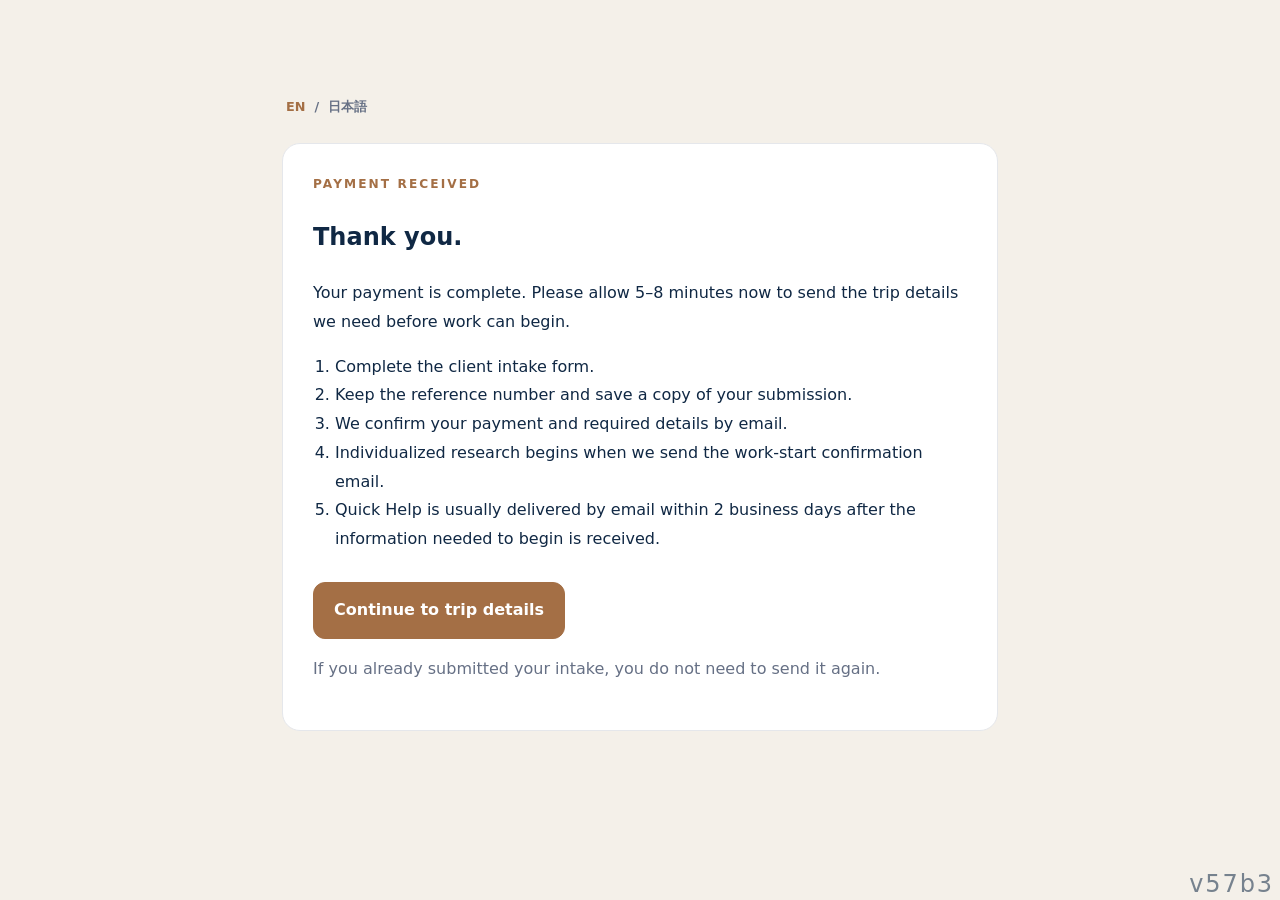
<file: thank-you.html>
<!doctype html>
<html lang="en">
<head>
<meta charset="utf-8">
<meta name="viewport" content="width=device-width,initial-scale=1">
<meta name="robots" content="noindex,nofollow">
<title>Payment received | LORUNEI</title>
<link rel="stylesheet" href="assets/css/style.css">
<style>
.thanks{max-width:760px;margin:90px auto;padding:0 22px;line-height:1.8}
.thanks-card{padding:30px;border:1px solid #e5e7eb;border-radius:18px;background:#fff}
.thanks .lang-switch{margin:0 0 20px}
.thanks .steps{padding-left:22px}
.thanks .button{margin-top:12px}
.thanks .muted{color:#667085}
</style>
</head>
<body>
<main class="thanks">
  <div class="lang-switch" aria-label="Language switcher">
    <button type="button" data-lang="en" class="lang-btn active">EN</button><span>/</span>
    <button type="button" data-lang="ja" class="lang-btn">日本語</button>
  </div>
  <section class="thanks-card">
    <p class="eyebrow" data-t="eyebrow">PAYMENT RECEIVED</p>
    <h1 data-t="title">Thank you.</h1>
    <p data-t="intro">Your payment is complete. Please allow 5–8 minutes now to send the trip details we need before work can begin.</p>
    <ol class="steps">
      <li data-t="s1">Complete the client intake form.</li>
      <li data-t="s2">Keep the reference number and save a copy of your submission.</li>
      <li data-t="s3">We confirm your payment and required details by email.</li>
      <li data-t="s4">Individualized research begins when we send the work-start confirmation email.</li>
      <li data-t="s5">Quick Help is usually delivered by email within 2 business days after the information needed to begin is received.</li>
    </ol>
    <a class="button" id="intakeLink" href="intake.html?plan=quick" data-t="cta">Continue to trip details</a>
    <p class="muted" data-t="note">If you already submitted your intake, you do not need to send it again.</p>
  </section>
</main>
<span class="site-build-version" aria-label="site build">v57b3</span>
<script>
const copy={
  en:{
    eyebrow:"PAYMENT RECEIVED",title:"Thank you.",
    intro:"Your payment is complete. Please allow 5–8 minutes now to send the trip details we need before work can begin.",
    s1:"Complete the client intake form.",
    s2:"Keep the reference number and save a copy of your submission.",
    s3:"We confirm your payment and required details by email.",
    s4:"Individualized research begins when we send the work-start confirmation email.",
    s5:"Quick Help is usually delivered by email within 2 business days after the information needed to begin is received.",
    cta:"Continue to trip details",
    note:"If you already submitted your intake, you do not need to send it again."
  },
  ja:{
    eyebrow:"お支払いを受け付けました",title:"ありがとうございます。",
    intro:"お支払いが完了しました。作業開始に必要な旅行情報の入力に、このまま5〜8分ほどお時間をください。",
    s1:"購入後フォームに旅行情報を入力します。",
    s2:"送信後に表示される受付番号と控えを保存します。",
    s3:"LORUNEIから、お支払いと必要情報をメールで確認します。",
    s4:"作業開始確認メールを送信した時点で、個別リサーチを開始します。",
    s5:"Quick Helpは、開始に必要な情報の受領後、通常2営業日以内を目安にメールで回答します。",
    cta:"旅行情報を入力する",
    note:"すでに購入後フォームを送信済みの場合、再送する必要はありません。"
  }
};
const params=new URLSearchParams(location.search);
let lang=params.get("lang")||localStorage.getItem("loruneiLang")||localStorage.getItem("japanInsiderLang");
if(!["en","ja"].includes(lang)) lang=(navigator.language||"").toLowerCase().startsWith("ja")?"ja":"en";
function apply(l){
  if(!["en","ja"].includes(l)) l="en";
  lang=l; localStorage.setItem("loruneiLang",l); localStorage.setItem("japanInsiderLang",l); document.documentElement.lang=l;
  document.querySelectorAll("[data-t]").forEach(el=>{const v=copy[l][el.dataset.t];if(v!==undefined)el.textContent=v;});
  document.querySelectorAll("[data-lang]").forEach(b=>b.classList.toggle("active",b.dataset.lang===l));
  const intake=document.getElementById("intakeLink");
  const plan=["quick","answer","research","private"].includes(params.get("plan"))?params.get("plan"):"quick";
  if(intake) intake.href="intake.html?plan="+plan+"&lang="+l;
}
document.querySelectorAll("[data-lang]").forEach(b=>b.addEventListener("click",()=>apply(b.dataset.lang)));
apply(lang);
</script>
</body>
</html>
</file>
<file: assets/css/style.css>
:root{--navy:#071b3a;--navy2:#0d2b55;--red:#d8232a;--ink:#101827;--muted:#667085;--line:#e6e9ef;--soft:#f7f8fb;--white:#fff;--radius:22px;--shadow:0 18px 50px rgba(8,27,58,.10)}
*{box-sizing:border-box}html{scroll-behavior:smooth}body{margin:0;color:var(--ink);background:#fff;font-family:Inter,ui-sans-serif,system-ui,-apple-system,BlinkMacSystemFont,"Segoe UI",sans-serif;line-height:1.6}img{max-width:100%;display:block}a{color:inherit;text-decoration:none}button,input,select,textarea{font:inherit}.container{width:min(1160px,calc(100% - 40px));margin:auto}.narrow{width:min(820px,calc(100% - 40px))}.section-pad{padding:92px 0}.soft{background:var(--soft)}.dark{background:var(--navy);color:#fff}.eyebrow{font-size:.76rem;font-weight:800;letter-spacing:.17em;color:var(--red);margin:0 0 14px}.site-header{position:sticky;top:0;z-index:30;background:rgba(255,255,255,.91);backdrop-filter:blur(16px);border-bottom:1px solid rgba(230,233,239,.85)}.nav-wrap{height:76px;display:flex;align-items:center;justify-content:space-between}.brand{display:inline-flex;align-items:center;gap:10px}.brand img{width:50px;height:50px;object-fit:contain;border-radius:50%}.brand span{display:flex;flex-direction:column;line-height:1.05}.brand strong{font-family:Georgia,serif;font-size:1.08rem;letter-spacing:.04em;color:var(--navy)}.brand small{font-size:.62rem;text-transform:uppercase;letter-spacing:.13em;color:var(--muted);margin-top:5px}.main-nav{display:flex;align-items:center;gap:28px;font-size:.92rem;font-weight:650}.main-nav a:not(.button):hover{color:var(--red)}.button{display:inline-flex;align-items:center;justify-content:center;border:1px solid var(--red);border-radius:12px;background:var(--red);color:#fff;padding:13px 20px;font-weight:800;cursor:pointer;transition:.2s ease}.button:hover{transform:translateY(-1px);box-shadow:0 10px 28px rgba(216,35,42,.18)}.button-sm{padding:10px 15px}.button-ghost{background:#fff;color:var(--red)}.full{width:100%}.menu-toggle{display:none;background:none;border:0;padding:8px}.menu-toggle span{display:block;width:24px;height:2px;background:var(--navy);margin:5px}
.hero{padding-top:66px}.hero-grid{display:grid;grid-template-columns:1.02fr .98fr;align-items:center;gap:58px}.hero h1{font-family:Georgia,serif;color:var(--navy);font-size:clamp(3.2rem,6vw,5.6rem);line-height:.96;letter-spacing:-.04em;margin:0 0 28px}.hero h1 span{color:var(--red)}.hero-lede{font-size:1.12rem;color:#465268;max-width:650px}.hero-actions{display:flex;gap:12px;margin:28px 0}.trust-row{display:flex;flex-wrap:wrap;gap:12px 22px;font-size:.82rem;color:var(--muted)}.trust-row span::before{content:"✓";color:var(--red);font-weight:900;margin-right:7px}.hero-media{position:relative}.hero-media img{width:100%;aspect-ratio:1.1/1;object-fit:cover;border-radius:34px;box-shadow:var(--shadow)}.floating-card{position:absolute;left:-24px;bottom:28px;background:#fff;border:1px solid var(--line);box-shadow:var(--shadow);border-radius:16px;padding:16px 18px;max-width:255px}.floating-card strong,.floating-card span{display:block}.floating-card strong{color:var(--navy)}.floating-card span{font-size:.82rem;color:var(--muted);margin-top:3px}.stats-strip{border-block:1px solid var(--line);background:#fff}.stats-grid{display:grid;grid-template-columns:repeat(4,1fr)}.stats-grid div{padding:24px;text-align:center;border-right:1px solid var(--line)}.stats-grid div:last-child{border-right:0}.stats-grid strong,.stats-grid span{display:block}.stats-grid strong{color:var(--navy);font-family:Georgia,serif;font-size:1.55rem}.stats-grid span{font-size:.78rem;color:var(--muted)}
.section-heading{text-align:center;max-width:720px;margin:0 auto 46px}.section-heading h2,.about-copy h2,.contact-section h2{font-family:Georgia,serif;color:var(--navy);font-size:clamp(2.2rem,4vw,3.6rem);line-height:1.05;margin:0 0 16px;letter-spacing:-.025em}.section-heading>p:last-child{color:var(--muted);font-size:1.02rem}.card-grid{display:grid;gap:16px}.card-grid.five{grid-template-columns:repeat(5,1fr)}.service-card{border:1px solid var(--line);border-radius:18px;padding:25px 20px;background:#fff}.service-card .icon{width:44px;height:44px;display:grid;place-items:center;border-radius:50%;background:#fff4f4;color:var(--red);font-size:1.35rem;margin-bottom:18px}.service-card h3{font-family:Georgia,serif;color:var(--navy);font-size:1.08rem;margin:0 0 10px}.service-card p{font-size:.88rem;color:var(--muted);margin:0}.pricing-grid{display:grid;grid-template-columns:repeat(4,1fr);gap:16px;align-items:stretch}.price-card{position:relative;background:#fff;border:1px solid var(--line);border-radius:20px;padding:29px 24px;box-shadow:0 8px 24px rgba(8,27,58,.03);display:flex;flex-direction:column}.price-card.featured{border:2px solid var(--red);transform:translateY(-10px);box-shadow:var(--shadow)}.popular{position:absolute;top:-14px;left:22px;right:22px;background:var(--red);color:#fff;text-align:center;border-radius:999px;padding:5px;font-size:.68rem;font-weight:900;letter-spacing:.12em}.plan-kicker{font-size:.7rem;font-weight:900;letter-spacing:.14em;color:var(--red)}.price-card h3{font-family:Georgia,serif;color:var(--navy);margin:2px 0}.price{font-size:2.55rem;font-weight:850;color:var(--navy);margin:8px 0 0}.price span{font-size:1.2rem}.muted{color:var(--muted)}.small{font-size:.84rem}.price-card ul{list-style:none;padding:0;margin:20px 0 28px;flex:1}.price-card li{font-size:.88rem;margin:9px 0;padding-left:21px;position:relative}.price-card li::before{content:"✓";position:absolute;left:0;color:var(--red);font-weight:900}.legal-note{text-align:center;color:var(--muted);font-size:.78rem;max-width:880px;margin:26px auto 0}.steps-grid{display:grid;grid-template-columns:repeat(4,1fr);gap:30px}.step{border-top:1px solid var(--line);padding-top:20px}.step span{display:grid;place-items:center;width:34px;height:34px;background:var(--navy);color:white;border-radius:50%;font-weight:900;font-size:.75rem}.step h3{font-family:Georgia,serif;color:var(--navy);margin:18px 0 8px}.step p{color:var(--muted);font-size:.9rem}.about-grid{display:grid;grid-template-columns:.9fr 1.1fr;gap:65px;align-items:center}.about-photo img{border-radius:28px;min-height:490px;width:100%;object-fit:cover}.about-copy h2{color:white}.about-copy>p:not(.eyebrow){color:#c6d0df}.benefits{display:grid;grid-template-columns:1fr 1fr;gap:20px;margin-top:30px}.benefits div{border-top:1px solid rgba(255,255,255,.18);padding-top:15px}.benefits strong,.benefits span{display:block}.benefits span{color:#aebbd0;font-size:.84rem;margin-top:4px}.faq-list details{border-bottom:1px solid var(--line);padding:20px 0}.faq-list summary{font-weight:800;color:var(--navy);cursor:pointer;list-style:none;padding-right:34px;position:relative}.faq-list summary::after{content:"+";position:absolute;right:0;font-size:1.4rem;color:var(--red)}.faq-list details[open] summary::after{content:"–"}.faq-list p{color:var(--muted);margin:12px 0 2px}.contact-section{background:linear-gradient(135deg,#fafbfe 0%,#fff5f5 100%)}.contact-grid{display:grid;grid-template-columns:.85fr 1.15fr;gap:60px;align-items:start}.contact-form{background:white;border:1px solid var(--line);border-radius:24px;padding:28px;box-shadow:var(--shadow)}.contact-form label{display:block;font-size:.8rem;font-weight:800;color:var(--navy);margin-bottom:16px}.contact-form input,.contact-form select,.contact-form textarea{width:100%;margin-top:7px;border:1px solid #d8dde7;border-radius:11px;padding:12px 13px;color:var(--ink);background:#fff;outline:none}.contact-form input:focus,.contact-form select:focus,.contact-form textarea:focus{border-color:var(--red);box-shadow:0 0 0 3px rgba(216,35,42,.08)}.form-status{min-height:22px;margin:10px 0 0;font-size:.82rem;color:var(--muted)}.site-footer{background:#04142d;color:#fff;padding:56px 0 20px}.site-footer .brand strong{color:#fff}.site-footer .brand small{color:#aebbd0}.footer-grid{display:grid;grid-template-columns:2fr repeat(3,1fr);gap:40px}.footer-grid>div:not(.footer-brand){display:flex;flex-direction:column;gap:8px;font-size:.86rem}.footer-grid>div:not(.footer-brand)>strong{margin-bottom:7px}.footer-grid a{color:#c7d2e4}.footer-grid a:hover{color:#fff}.footer-brand p{color:#96a6bf;font-size:.82rem;max-width:260px}.footer-bottom{border-top:1px solid rgba(255,255,255,.12);margin-top:34px;padding-top:18px;display:flex;justify-content:space-between;color:#8293ad;font-size:.76rem}.reveal{opacity:0;transform:translateY(16px);transition:opacity .65s ease,transform .65s ease}.reveal.visible{opacity:1;transform:none}
@media(max-width:1000px){.main-nav{gap:17px;font-size:.84rem}.card-grid.five{grid-template-columns:repeat(3,1fr)}.pricing-grid{grid-template-columns:repeat(2,1fr)}.price-card.featured{transform:none}.hero-grid{gap:34px}.hero h1{font-size:clamp(3rem,7vw,4.6rem)}}
@media(max-width:760px){.container,.narrow{width:min(100% - 28px,1160px)}.section-pad{padding:68px 0}.menu-toggle{display:block}.main-nav{position:absolute;top:76px;left:0;right:0;background:white;border-bottom:1px solid var(--line);padding:22px;display:none;flex-direction:column;align-items:stretch}.main-nav.open{display:flex}.hero{padding-top:36px}.hero-grid,.about-grid,.contact-grid{grid-template-columns:1fr}.hero-copy{order:1}.hero-media{order:2}.hero-media img{aspect-ratio:1.3/1}.floating-card{left:12px;right:12px;bottom:12px;max-width:none}.stats-grid{grid-template-columns:repeat(2,1fr)}.stats-grid div:nth-child(2){border-right:0}.stats-grid div:nth-child(-n+2){border-bottom:1px solid var(--line)}.card-grid.five,.pricing-grid,.steps-grid,.benefits{grid-template-columns:1fr}.hero-actions{flex-direction:column}.hero-actions .button{width:100%}.section-heading{text-align:left;margin-bottom:34px}.footer-grid{grid-template-columns:1fr 1fr}.footer-brand{grid-column:1/-1}.footer-bottom{flex-direction:column;gap:6px}.about-photo img{min-height:340px}.brand span{display:none}}

.lang-switch{display:flex;align-items:center;gap:6px;font-size:.8rem;font-weight:900;color:var(--muted);white-space:nowrap}
.lang-btn{border:0;background:transparent;padding:5px 4px;color:var(--muted);font-weight:900;cursor:pointer}
.lang-btn:hover,.lang-btn.active{color:var(--red)}
html[lang="ja"] body{font-family:"Hiragino Kaku Gothic ProN","Yu Gothic",Meiryo,Inter,ui-sans-serif,system-ui,sans-serif}
html[lang="ja"] .hero h1,html[lang="ja"] .section-heading h2,html[lang="ja"] .about-copy h2,html[lang="ja"] .contact-section h2,
html[lang="ja"] .service-card h3,html[lang="ja"] .step h3,html[lang="ja"] .price-card h3{font-family:"Yu Mincho","Hiragino Mincho ProN",Georgia,serif}
@media(max-width:760px){.main-nav .lang-switch{justify-content:center;padding:6px 0}}

html[lang="es"] body{font-family:Inter,ui-sans-serif,system-ui,-apple-system,BlinkMacSystemFont,"Segoe UI",sans-serif}
.lang-switch{gap:5px}
@media(max-width:900px){.lang-switch{font-size:.76rem}}

/* v13 — balanced Japanese hero headline */
#hero-main-title .hero-line{display:block;white-space:nowrap;}
#hero-main-title .hero-line-navy{color:#071b3a;}
#hero-main-title .hero-line-red{color:#df2028;}
@media(max-width:760px){
  #hero-main-title .hero-line{white-space:normal;}
}

/* v16 — credibility, audience fit, and clearer commercial scope */
.credential-grid{display:grid;grid-template-columns:1fr 1fr;gap:14px;margin-top:24px}
.credential{padding:16px;border:1px solid rgba(255,255,255,.16);border-radius:14px;background:rgba(255,255,255,.05)}
.credential strong,.credential span{display:block}.credential span{margin-top:6px;opacity:.78;line-height:1.55}
.about-quote{margin-top:22px;padding-left:16px;border-left:3px solid #df2028;font-size:1.08rem;font-weight:700}
.fit-grid{display:grid;grid-template-columns:repeat(4,1fr);gap:18px}
.plan-comparison{margin-top:34px}
.section-heading.compact{margin-bottom:14px}
.comparison-scroll{overflow-x:auto;border:1px solid #e5e7eb;border-radius:16px;background:#fff}
.comparison-table{width:100%;min-width:860px;border-collapse:collapse}
.comparison-table th,.comparison-table td{padding:15px 16px;border-bottom:1px solid #eceff2;text-align:left;vertical-align:top}
.comparison-table th{background:#f8fafc;font-size:.92rem}
.comparison-table td:first-child{font-weight:800;color:#17233c}
@media(max-width:850px){
 .credential-grid,.fit-grid{grid-template-columns:1fr 1fr}
}
@media(max-width:580px){
 .credential-grid,.fit-grid{grid-template-columns:1fr}
}

.advisor-name{font-size:1.2rem;margin:.4rem 0 1rem}.launch-scope{margin-top:26px;padding:22px;border:1px solid #e5e7eb;border-radius:16px;background:#fff}.launch-scope p{margin:.65rem 0;line-height:1.65}

/* v19 conversion-flow refinements */
#about .about-copy h2{font-size:clamp(2.2rem,4.5vw,4.4rem);line-height:1.04}
.starter-callout{display:flex;gap:10px;align-items:baseline;flex-wrap:wrap;margin:0 0 22px;padding:16px 18px;border:1px solid #e5e7eb;border-radius:14px;background:#fff}
.starter-callout strong{font-size:1.05rem}.starter-callout span{color:#475467}

.booking-boundary{margin-top:24px;padding:18px 20px;border:1px solid #e5e7eb;border-radius:14px;background:#fff;line-height:1.7}

/* v23 language-aware typography */
html:lang(ja) body{font-feature-settings:"palt" 1;letter-spacing:.01em}
html:lang(ja) h1,html:lang(ja) h2,html:lang(ja) h3{line-break:strict;word-break:keep-all;overflow-wrap:normal}
html:lang(ja) p,html:lang(ja) li{line-height:1.8}
html:lang(ja) .hero h1{font-size:clamp(3.15rem,7.1vw,6.6rem);line-height:1.03}
html:lang(ja) #about .about-copy h2{font-size:clamp(2.35rem,4vw,3.8rem);line-height:1.18;max-width:980px;letter-spacing:-.025em}
html:lang(ja) #about .about-copy>p:not(.eyebrow):not(.advisor-name){max-width:760px;line-height:1.9}
html:lang(ja) .section-head h2{font-size:clamp(2rem,3.5vw,3.4rem);line-height:1.22}
html:lang(ja) .price-card h3,html:lang(ja) .plan-card h3{line-height:1.3}
html:lang(es) h1,html:lang(es) h2{overflow-wrap:normal;hyphens:none}
html:lang(es) .hero h1{font-size:clamp(3.35rem,7.5vw,7rem)}
html:lang(es) #about .about-copy h2{font-size:clamp(2.45rem,4.15vw,4rem);line-height:1.1}
html:lang(en) #about .about-copy h2{font-size:clamp(2.6rem,4.35vw,4.3rem);line-height:1.06}
#about .about-copy>p,.faq-item p,.launch-scope p,.booking-boundary{max-width:78ch}
.price-card p,.plan-card p{line-height:1.65}
@media(max-width:760px){
 html:lang(ja) .hero h1{font-size:clamp(2.65rem,12.2vw,4.3rem);line-height:1.08}
 html:lang(ja) #about .about-copy h2{font-size:clamp(2rem,8.6vw,3rem);line-height:1.22;letter-spacing:-.02em}
 html:lang(ja) .section-head h2{font-size:clamp(1.8rem,8vw,2.7rem)}
 html:lang(es) #about .about-copy h2{font-size:clamp(2rem,8.3vw,3rem)}
 html:lang(en) #about .about-copy h2{font-size:clamp(2.1rem,8.6vw,3.15rem)}
}

/* v24 advisor identity hierarchy */
#about .advisor-name{font-size:clamp(1.15rem,1.7vw,1.45rem);margin:.45rem 0 .18rem;line-height:1.25}
#about .advisor-role{margin:0 0 1.55rem;font-size:.95rem;line-height:1.4;font-weight:600;opacity:.82;letter-spacing:.015em}
#about .advisor-role + h2{margin-top:0}
html:lang(ja) #about .advisor-role{letter-spacing:.03em}
@media(max-width:760px){
 #about .advisor-name{font-size:1.12rem}
 #about .advisor-role{font-size:.9rem;margin-bottom:1.25rem}
}

.quick-first-offer{max-width:1180px;margin:38px auto;padding:28px 30px;border:1px solid #e5e7eb;border-radius:18px;display:flex;justify-content:space-between;align-items:center;gap:28px}.real-sample{max-width:980px;margin:0 auto;padding:54px 24px}.answer-card,.sample-method{max-width:820px;margin:24px 0;padding:24px;border:1px solid #e5e7eb;border-radius:16px;background:#fff}.answer-card p,.sample-method p{line-height:1.75}@media(max-width:760px){.quick-first-offer{margin:24px 16px;padding:22px;display:block}}
/* v27 strict language display */
.lang-ja{display:none!important}
html:lang(ja) .lang-en{display:none!important}
html:lang(ja) .lang-ja{display:block!important}
html:lang(en) .lang-en{display:block!important}
html:lang(en) .lang-ja{display:none!important}

.form-status{margin-top:12px;font-weight:700;line-height:1.5}button:disabled,.button:disabled{opacity:.65;cursor:wait}

/* Internal build marker */
.site-build-version{font-size:9px;line-height:1;opacity:.24;letter-spacing:.08em;margin-left:8px;user-select:none}
body>.site-build-version{position:fixed;right:6px;bottom:4px;z-index:2}

/* v32 submission receipt */
.submission-receipt{margin-top:18px;padding:18px;border:1px solid #d9dde5;border-radius:14px;background:#f8fafc;line-height:1.7}
.submission-receipt strong{display:block;margin-bottom:8px}
.submission-receipt code{font-weight:800}
.receipt-copy{margin-top:12px;padding:12px;white-space:pre-wrap;overflow-wrap:anywhere;background:#fff;border:1px solid #e5e7eb;border-radius:10px;font:inherit;font-size:.9rem}

/* v36 sales-readiness */
.deliverable-card{align-items:stretch}
.deliverable-preview{min-height:300px;display:flex;align-items:center;justify-content:center;padding:24px;border-radius:18px;background:linear-gradient(145deg,#eef2f6,#f8fafc)}
.deliverable-paper{width:min(100%,430px);background:#fff;border:1px solid #dfe3e8;border-radius:10px;padding:26px;box-shadow:0 14px 34px rgba(16,24,40,.10);transform:rotate(1deg)}
.deliverable-brand{display:block;font-size:.72rem;letter-spacing:.14em;font-weight:900;margin-bottom:12px}
.deliverable-paper strong{font-size:1.15rem}
.deliverable-paper p{font-size:.9rem;margin:10px 0;color:#344054}
.deliverable-rule{height:2px;background:#17233c;margin:13px 0}
.deliverable-mini-grid{display:grid;grid-template-columns:repeat(3,1fr);gap:7px;margin:14px 0}
.deliverable-mini-grid span{font-size:.68rem;font-weight:900;letter-spacing:.05em;text-align:center;padding:7px;border-radius:7px;background:#eef2f7}
.public-record{margin-top:14px;font-size:.92rem}
.public-record a{text-decoration:underline;text-underline-offset:3px}
.receipt-actions{display:flex;gap:10px;flex-wrap:wrap;margin-top:12px}
.receipt-actions .button{width:auto}
@media(max-width:700px){.deliverable-preview{min-height:250px}.deliverable-paper{transform:none}.receipt-actions .button{width:100%}}
/* v37 — LORUNEI brand launch */
:root{--navy:#082343;--navy2:#12375d;--red:#a46f45;--soft:#f5f2ec;--line:#e3ded5;--shadow:0 22px 60px rgba(8,35,67,.12)}
.lorunei-wordmark strong{font-family:Georgia,'Times New Roman',serif;font-size:1.28rem;letter-spacing:.22em;color:var(--navy)}
.lorunei-wordmark small{letter-spacing:.12em;text-transform:uppercase}
.lorunei-hero{background:linear-gradient(135deg,#f8f5ef 0%,#fff 58%)}
.lorunei-name{font-family:Georgia,'Times New Roman',serif;font-size:clamp(2.2rem,4vw,3.6rem);letter-spacing:.22em;color:var(--navy);margin:0;line-height:1}
.pronunciation{font-family:Georgia,serif;font-style:italic;color:#7c7369;font-size:.9rem;margin:10px 0 24px;letter-spacing:.04em}
.category-line{font-family:Georgia,serif;color:var(--navy);font-size:1.25rem;margin:0 0 16px}
.lorunei-hero h1{font-size:clamp(3rem,5.6vw,5.2rem);line-height:1.02;margin-bottom:22px}
.lorunei-hero h1 span{color:var(--navy)}
.brand-manifesto{display:grid;grid-template-columns:repeat(3,1fr);gap:0;margin:28px 0;color:var(--navy);font-family:Georgia,serif}
.brand-manifesto span{padding:0 18px;border-left:1px solid #b8b0a4}.brand-manifesto span:first-child{padding-left:0;border-left:0}
.lorunei-hero .hero-media img{aspect-ratio:.95/1;border-radius:4px;filter:saturate(.86) contrast(.98)}
.lorunei-pricing-flow{display:grid;gap:16px;max-width:980px;margin:0 auto}.journey-tier{display:grid;grid-template-columns:70px 1fr 190px;gap:28px;align-items:center;background:#fff;border:1px solid var(--line);padding:30px;border-radius:18px}.journey-tier.private{background:var(--navy);color:#fff;border-color:var(--navy);box-shadow:var(--shadow)}.journey-tier.private h3,.journey-tier.private .price,.journey-tier.private .plan-kicker{color:#fff}.journey-tier.private p,.journey-tier.private li{color:#d7e0eb}.tier-no{font-family:Georgia,serif;font-size:2rem;color:#b4aa9e}.tier-copy h3{font-family:Georgia,serif;color:var(--navy);font-size:1.65rem;margin:4px 0 8px}.tier-copy p{color:var(--muted);margin:0}.tier-copy ul{margin:14px 0 0;padding-left:18px;color:#475467}.tier-action{text-align:right}.tier-action .price{font-family:Georgia,serif;font-weight:500;font-size:2.6rem;margin-bottom:14px}.tier-action .price small{display:block;font-family:Inter,sans-serif;font-size:.72rem;text-transform:uppercase;letter-spacing:.12em}.footer-logo{width:210px!important;height:auto!important;border-radius:0!important;background:#fff;padding:8px}
.site-build-version{font-size:18px!important}
@media(max-width:760px){.lorunei-name{font-size:2rem}.brand-manifesto{grid-template-columns:1fr;gap:10px}.brand-manifesto span{border-left:0;padding:0}.journey-tier{grid-template-columns:1fr;gap:12px;padding:24px}.tier-no{font-size:1.2rem}.tier-action{text-align:left}.tier-action .button{width:100%}.lorunei-wordmark small{display:none}.lorunei-wordmark strong{font-size:1.05rem}.lorunei-hero .hero-media img{aspect-ratio:1.25/1}}

/* v38 — editorial LORUNEI direction based on approved visual reference */
:root{--lorunei-navy:#071d3b;--lorunei-cream:#f4f0e9;--lorunei-ink:#102844}
body{background:var(--lorunei-cream);color:var(--lorunei-ink)}
.site-header{position:absolute;top:0;left:0;right:0;background:transparent;border:0;backdrop-filter:none;color:#fff}
.nav-wrap{height:82px}.site-header .brand{gap:14px}.header-mark{width:52px!important;height:52px!important;object-fit:contain!important;border-radius:0!important;filter:brightness(0) invert(1)}
.site-header .lorunei-wordmark strong{color:#fff;font-family:Georgia,'Times New Roman',serif;font-size:1.35rem;letter-spacing:.28em;font-weight:500}
.site-header .main-nav{color:#fff}.site-header .main-nav a:not(.button){color:#fff;font-weight:500}.site-header .lang-switch{color:rgba(255,255,255,.8)}
.site-header .button{background:#06284a;border-color:#06284a;border-radius:999px;padding:11px 22px}.menu-toggle span{background:#fff}
.lorunei-hero{position:relative;min-height:690px;padding:0;background-image:url('../images/hero.jpg');background-size:cover;background-position:center 42%;color:#fff;display:flex;align-items:center}
.hero-overlay{position:absolute;inset:0;background:linear-gradient(90deg,rgba(5,24,52,.88) 0%,rgba(5,24,52,.70) 38%,rgba(5,24,52,.18) 68%,rgba(5,24,52,.05) 100%)}
.hero-stage{position:relative;z-index:1;padding-top:105px;padding-bottom:54px}.lorunei-hero .hero-copy{max-width:610px}.lorunei-name{color:#fff;font-size:clamp(3.5rem,6.5vw,5.8rem);font-weight:400;letter-spacing:.16em;text-shadow:0 2px 20px rgba(0,0,0,.12)}
.pronunciation{display:flex;align-items:center;gap:12px;color:rgba(255,255,255,.78);font-family:Georgia,serif;font-style:italic;font-size:1rem;letter-spacing:.04em;margin:8px 0 14px}.pronunciation span{width:52px;height:1px;background:rgba(255,255,255,.45)}
.category-line{color:#fff;font-family:Georgia,serif;font-size:1.42rem;margin:0 0 6px}.lorunei-hero h1{color:#fff;font-size:clamp(2.55rem,4.4vw,4.2rem);font-weight:400;letter-spacing:-.02em;margin:0 0 18px}.lorunei-hero h1 span{color:#fff}.lorunei-hero .hero-lede{color:rgba(255,255,255,.94);max-width:560px;font-size:1rem;line-height:1.55}
.brand-manifesto{display:grid;grid-template-columns:repeat(3,1fr);max-width:520px;margin:25px 0 24px}.brand-manifesto span{color:#fff;border-left:1px solid rgba(255,255,255,.5);padding:0 18px;font-size:.9rem;line-height:1.45}.brand-manifesto span:first-child{border-left:0;padding-left:0}
.hero-actions{align-items:center;flex-wrap:wrap}.hero-button{background:transparent!important;border:1px solid rgba(255,255,255,.85)!important;color:#fff!important;border-radius:999px!important;min-width:150px;padding:10px 18px!important;font-size:.8rem}.hero-button:hover{background:rgba(255,255,255,.12)!important}.based{font-size:.78rem;color:rgba(255,255,255,.9);margin-left:8px}
.editorial-intro{background:#f7f4ef}.intro-grid{display:grid;grid-template-columns:1fr 1.35fr .95fr;min-height:250px}.intro-title,.intro-copy{padding:42px 7vw}.intro-title{padding-right:3vw}.intro-title h2{font-family:Georgia,serif;font-size:clamp(2.5rem,4vw,4rem);line-height:.98;font-weight:400;margin:0;color:var(--lorunei-ink)}.intro-title p{font-family:Georgia,serif;font-size:1.45rem;margin:10px 0 0}.intro-copy{padding-left:2vw;padding-right:4vw}.intro-copy h3{font-family:Georgia,serif;font-size:1.12rem;font-weight:500;margin:0 0 12px}.intro-copy p{font-size:.88rem;color:#596273;margin:7px 0}.intro-copy a{display:inline-block;margin-top:10px;text-decoration:underline;font-size:.84rem}.intro-image img{width:100%;height:100%;min-height:250px;object-fit:cover;filter:saturate(.85)}
.lorunei-menu{background:#f2eee8}.lorunei-menu>.container{display:grid;grid-template-columns:290px 1fr;gap:52px;align-items:start}.menu-lead{position:sticky;top:30px}.menu-lead .eyebrow{color:#536174}.menu-lead h2{font-family:Georgia,serif;font-weight:400;font-size:clamp(2.1rem,3.4vw,3.25rem);line-height:1.02;margin:8px 0 18px}.menu-lead p:not(.eyebrow){font-size:.9rem;color:#646b76;line-height:1.55}.lorunei-pricing-flow{max-width:none;margin:0;gap:14px}.journey-tier{grid-template-columns:1fr 170px;gap:22px;padding:22px 26px;border-radius:12px;box-shadow:0 10px 28px rgba(17,39,64,.05)}.journey-tier .tier-no{display:none}.tier-copy h3{font-size:1.45rem}.tier-copy p{font-size:.88rem}.tier-copy ul{font-size:.8rem;margin-top:9px}.tier-action .price{font-size:2.25rem}.journey-tier.private{background:linear-gradient(135deg,#071d3b,#07345c);border:0}.journey-tier.private .button{background:#fff;color:#0b2a49;border-color:#fff}.journey-tier:not(.private):nth-child(2){background:#eaf2f8}.journey-tier .button{border-radius:999px;padding:10px 15px;font-size:.78rem}
.founder-section{background:#f7f4ef!important;color:var(--lorunei-ink)!important}.founder-section .about-grid{grid-template-columns:.95fr 1.05fr;gap:54px}.founder-section .about-photo img{min-height:430px;border-radius:0}.founder-section .about-copy h2{color:var(--lorunei-ink)!important;font-family:Georgia,serif;font-weight:400;font-size:clamp(2.5rem,4vw,4rem)}.founder-section .about-copy>p:not(.eyebrow){color:#5d6673!important}.founder-section .eyebrow{color:#536174}.founder-section .benefits div{border-top-color:#d5d0c8}.founder-section .benefits span{color:#6d7480}.site-footer{background:#061c38}.footer-logo{background:#fff;border-radius:4px!important}
.site-build-version{font-size:1.5em!important;opacity:.55}
@media(max-width:900px){.intro-grid{grid-template-columns:1fr 1fr}.intro-image{grid-column:1/-1;height:250px}.lorunei-menu>.container{grid-template-columns:1fr}.menu-lead{position:static}.journey-tier{grid-template-columns:1fr 150px}}
@media(max-width:760px){.site-header{position:absolute}.nav-wrap{height:72px}.header-mark{width:42px!important;height:42px!important}.site-header .lorunei-wordmark{display:flex!important}.site-header .lorunei-wordmark strong{font-size:1rem;letter-spacing:.2em}.main-nav{top:72px;background:#071d3b;border:0}.lorunei-hero{min-height:720px;background-position:62% center}.hero-overlay{background:linear-gradient(90deg,rgba(5,24,52,.9),rgba(5,24,52,.62))}.hero-stage{padding-top:120px}.lorunei-name{font-size:2.9rem;letter-spacing:.12em}.category-line{font-size:1.2rem}.lorunei-hero h1{font-size:2.55rem}.brand-manifesto{grid-template-columns:1fr;gap:8px}.brand-manifesto span{border-left:0;padding:0}.intro-grid{grid-template-columns:1fr}.intro-title,.intro-copy{padding:34px 24px}.intro-image{grid-column:auto}.lorunei-menu>.container{display:block}.menu-lead{margin-bottom:28px}.journey-tier{grid-template-columns:1fr}.tier-action{text-align:left}.founder-section .about-grid{grid-template-columns:1fr}}

/* v39 — strict visual rebuild to match approved reference */
.v39-home{background:#f3efe8;color:#102844}.v39-home .container{width:min(1180px,calc(100% - 64px))}.v39-header .nav-wrap{height:72px}.v39-brand .header-mark{width:50px!important;height:50px!important}.v39-header .main-nav{gap:34px;font-size:.78rem}.v39-header .button-sm{font-size:.72rem;padding:10px 20px}
.v39-hero{min-height:510px!important;background-position:center 42%!important}.v39-hero .hero-stage{padding-top:88px!important;padding-bottom:34px!important}.v39-hero .hero-copy{max-width:610px!important}.v39-hero .lorunei-name{font-size:clamp(3.2rem,5.6vw,4.9rem)!important;letter-spacing:.14em!important}.v39-hero .pronunciation{margin:4px 0 9px!important}.v39-hero .category-line{font-size:1.32rem!important;margin-bottom:5px!important}.v39-hero h1{font-size:clamp(2.45rem,3.8vw,3.45rem)!important;margin-bottom:12px!important}.v39-hero .hero-lede{font-size:.86rem!important;line-height:1.55!important;max-width:500px!important}.v39-hero .brand-manifesto{max-width:470px!important;margin:18px 0 18px!important}.v39-hero .brand-manifesto span{font-size:.78rem!important}.v39-hero .hero-button{min-width:142px!important;padding:9px 16px!important;font-size:.72rem!important}.v39-hero .based{font-size:.72rem!important}
.v39-intro{background:#f7f4ef}.v39-intro-grid{display:grid;grid-template-columns:1fr 1.35fr .82fr;min-height:180px}.v39-intro-title,.v39-intro-copy{padding:28px 5vw}.v39-intro-title{padding-left:max(52px,calc((100vw - 1180px)/2));padding-right:28px}.v39-intro-title h2{font:400 clamp(2.1rem,3vw,3rem)/.98 Georgia,serif;margin:0}.v39-intro-title p{font:400 1.18rem Georgia,serif;margin:6px 0 0}.v39-intro-copy{padding-left:24px;padding-right:40px}.v39-intro-copy h3{font:500 .98rem Georgia,serif;margin:0 0 7px}.v39-intro-copy p{font-size:.78rem;line-height:1.5;color:#56606c;margin:5px 0}.v39-intro-copy a{font-size:.76rem;text-decoration:underline}.v39-intro-image img{width:100%;height:100%;min-height:180px;object-fit:cover}
.v39-services{background:#efebe5;padding:22px 0 18px}.v39-services-grid{display:grid;grid-template-columns:290px 1fr;gap:42px}.v39-services-lead{padding-top:18px}.v39-eyebrow{font-size:.62rem;letter-spacing:.18em;font-weight:700;color:#566170;margin:0 0 12px}.v39-services-lead h2{font:400 clamp(2rem,2.8vw,2.8rem)/1.02 Georgia,serif;margin:0 0 16px}.v39-services-lead p{font-size:.8rem;line-height:1.5;color:#616975;max-width:260px}.v39-services-lead a{font-size:.76rem;text-decoration:underline}.v39-service-list{display:grid;gap:12px}.v39-service-card{display:grid;grid-template-columns:170px 1fr 172px;min-height:126px;border-radius:10px;overflow:hidden;background:#fbfaf7;box-shadow:0 8px 22px rgba(17,39,64,.07);border:1px solid rgba(20,42,68,.08)}.v39-service-card.research{background:#eaf2f8}.v39-service-card.private{background:linear-gradient(135deg,#071d3b,#07345c);color:#fff}.v39-service-card>img{width:100%;height:100%;object-fit:cover}.v39-service-body{padding:14px 18px}.v39-plan-kicker{font-size:.62rem;letter-spacing:.11em;font-weight:700;margin:0 0 4px}.v39-service-body h3{font:600 1.12rem/1.05 Georgia,serif;margin:0 0 6px}.v39-service-body>p:not(.v39-plan-kicker){font-size:.72rem;line-height:1.42;margin:0;color:#4f5c68}.v39-service-card.private .v39-service-body>p{color:#e3eaf1}.v39-service-action{padding:14px 12px 12px 4px;display:flex;flex-direction:column;justify-content:center;gap:6px}.v39-price{font:400 1.85rem Georgia,serif;text-align:center}.v39-price small{display:block;font:500 .62rem Inter,sans-serif;margin-top:1px}.v39-btn{display:block;padding:8px 10px;border-radius:999px;text-align:center;background:#082b50;color:#fff;font-size:.68rem;font-weight:700}.v39-btn.alt{background:transparent;color:#082b50;border:1px solid #082b50}.v39-btn.light{background:#fff;color:#082b50}.v39-btn.light-outline{background:transparent;color:#fff;border-color:#fff}
.v39-founder{background:#f7f4ef}.v39-founder-grid{display:grid;grid-template-columns:38% 37% 25%;min-height:220px}.v39-founder-image img{width:100%;height:100%;object-fit:cover;filter:saturate(.86)}.v39-founder-copy{padding:26px 38px}.v39-founder-copy h2{font:400 2.1rem/1 Georgia,serif;margin:0 0 8px}.v39-founder-copy p{font-size:.76rem;line-height:1.48;color:#5c6671}.v39-founder-copy a{font-size:.72rem;text-decoration:underline}.v39-founder-facts{padding:34px 34px 28px 10px;display:grid;align-content:center;gap:10px;font-size:.72rem;color:#33475b}.v39-founder-facts div:before{content:'◇';margin-right:10px;color:#7f8c98}
.v39-process{padding:34px 0;background:#fff}.v39-process-row{display:grid;grid-template-columns:repeat(3,1fr);border-top:1px solid #d9d5cf;border-bottom:1px solid #d9d5cf}.v39-process-row div{padding:22px;border-right:1px solid #d9d5cf;display:flex;gap:14px;align-items:center}.v39-process-row div:last-child{border-right:0}.v39-process-row strong{font:400 1.5rem Georgia,serif;color:#9a8f80}.v39-process-row span{font-size:.78rem}.v39-faq{padding:40px 0;background:#f7f4ef}.v39-faq details{border-bottom:1px solid #d9d4cc;padding:14px 0}.v39-faq summary{font:500 1rem Georgia,serif;cursor:pointer}.v39-faq details p{font-size:.8rem;color:#5f6872}
.v39-cta{position:relative;min-height:180px;background:url('../images/cta-bg.jpg') center 58%/cover no-repeat;color:#fff;display:flex;align-items:center}.v39-cta-overlay{position:absolute;inset:0;background:rgba(4,24,45,.62)}.v39-cta-inner{position:relative;text-align:center;padding:30px 0}.v39-cta-inner>p{font-size:.6rem;letter-spacing:.18em;margin:0 0 4px}.v39-cta-inner h2{font:400 2rem Georgia,serif;margin:0 0 4px}.v39-cta-inner span,.v39-cta-inner strong{display:block;font-size:.75rem;font-weight:400}.v39-cta-inner>div{display:flex;gap:12px;justify-content:center;margin-top:12px}.v39-cta-btn{min-width:155px;background:#fff;color:#0a2948;padding:9px 18px;border-radius:999px;font-size:.7rem;font-weight:700}.v39-cta-btn.outline{background:transparent;color:#fff;border:1px solid #fff}
.v39-footer{background:#061c38;color:#fff;padding:24px 0 12px}.v39-footer-top{display:grid;grid-template-columns:290px 1fr 140px;align-items:center;gap:30px}.v39-footer-brand{display:flex;align-items:center;gap:14px}.v39-footer-brand img{width:54px;filter:brightness(0) invert(1)}.v39-footer-brand strong{display:block;font:500 1rem Georgia,serif;letter-spacing:.25em}.v39-footer-brand span,.v39-footer-brand em{display:block;font:italic .68rem Georgia,serif}.v39-footer-top nav{display:flex;justify-content:center;gap:28px;font-size:.68rem}.v39-footer-lang{text-align:right;font-size:.68rem}.v39-footer-bottom{border-top:1px solid rgba(255,255,255,.16);margin-top:18px;padding-top:10px;display:flex;justify-content:space-between;font-size:.58rem;color:rgba(255,255,255,.72)}
@media(max-width:900px){.v39-home .container{width:min(100% - 32px,1180px)}.v39-intro-grid{grid-template-columns:1fr 1fr}.v39-intro-image{grid-column:1/-1;height:220px}.v39-services-grid{grid-template-columns:1fr}.v39-service-card{grid-template-columns:150px 1fr 155px}.v39-founder-grid{grid-template-columns:1fr 1fr}.v39-founder-facts{grid-column:1/-1;grid-template-columns:repeat(3,1fr);padding:20px 32px}.v39-footer-top{grid-template-columns:1fr}.v39-footer-top nav{justify-content:flex-start}.v39-footer-lang{text-align:left}}
@media(max-width:680px){.v39-header .main-nav{top:72px;background:#071d3b}.v39-hero{min-height:650px!important;background-position:62% center!important}.v39-hero .hero-stage{padding-top:108px!important}.v39-hero .lorunei-name{font-size:2.7rem!important}.v39-hero .hero-actions{align-items:stretch}.v39-hero .based{margin:4px 0 0!important}.v39-intro-grid{grid-template-columns:1fr}.v39-intro-title,.v39-intro-copy{padding:28px 22px}.v39-intro-image{grid-column:auto;height:210px}.v39-services{padding-top:35px}.v39-service-card{grid-template-columns:1fr}.v39-service-card>img{height:155px}.v39-service-action{padding:0 18px 18px}.v39-price{text-align:left}.v39-founder-grid{grid-template-columns:1fr}.v39-founder-image{height:220px}.v39-founder-facts{grid-column:auto;grid-template-columns:1fr;padding:22px}.v39-process-row{grid-template-columns:1fr}.v39-process-row div{border-right:0;border-bottom:1px solid #d9d5cf}.v39-footer-top nav{flex-wrap:wrap;gap:16px}.v39-footer-bottom{flex-direction:column;gap:8px}.v39-cta-inner>div{flex-direction:column;align-items:center}}

/* ===== v40 functional cleanup ===== */
.v40-home .nav-localized{display:flex;align-items:center;gap:24px}
.v40-home .main-nav>.lang-en,.v40-home .main-nav>.lang-ja{align-items:center}
html:lang(en) .v40-home .main-nav>.lang-en{display:flex!important}
html:lang(ja) .v40-home .main-nav>.lang-ja{display:flex!important}
.v39-service-card.quick{background:#f8f0e4;border-color:#dbc6a6}
.v39-service-list{gap:10px}
.founder-facts-local{display:grid;align-content:center;gap:10px}
.founder-facts-local>div:before{content:'◇';margin-right:10px;color:#7f8c98}
.v39-founder-facts>div:before{content:none}
.v40-inquiry{background:#f3efe8;padding:64px 0}
.v40-inquiry-grid{display:grid;grid-template-columns:.8fr 1.2fr;gap:70px;align-items:start}
.v40-inquiry h2{font:400 clamp(2rem,3vw,3rem)/1.05 Georgia,serif;margin:0 0 16px}
.v40-inquiry p{color:#5d6873;line-height:1.7}
.v40-form{background:#fff;border:1px solid rgba(7,29,59,.12);border-radius:14px;padding:28px;box-shadow:0 16px 38px rgba(7,29,59,.06)}
.v40-form label{display:block;margin-bottom:15px;font-size:.76rem;font-weight:700;color:#263d55}
.v40-form input,.v40-form select,.v40-form textarea{display:block;width:100%;margin-top:6px;border:1px solid #d1d7dc;border-radius:8px;padding:12px 13px;background:#fff;color:#132d48;font:400 .9rem/1.4 Inter,sans-serif}
.v40-submit{width:100%;border:0;border-radius:999px;background:#082b50;color:#fff;padding:12px 18px;font-weight:800;cursor:pointer}
.v40-home .v39-footer-top nav.lang-en,.v40-home .v39-footer-top nav.lang-ja{justify-content:center;gap:22px}
html:lang(en) .v40-home .v39-footer-top nav.lang-en{display:flex!important}
html:lang(ja) .v40-home .v39-footer-top nav.lang-ja{display:flex!important}
@media(max-width:900px){.v40-home .nav-localized{flex-direction:column;gap:18px}.v40-inquiry-grid{grid-template-columns:1fr;gap:24px}}

/* ===== v41 approved logo + Japanese mobile hardening ===== */
html,body{max-width:100%;overflow-x:hidden}
.v41-home *{min-width:0}
.v41-home .header-mark{width:64px!important;height:64px!important;object-fit:contain!important;border-radius:14px!important;filter:none!important;background:#f7f2e8}
.v41-home .v39-brand .lorunei-wordmark{display:none!important}
.v41-home .v39-footer-brand img{width:78px!important;height:78px!important;object-fit:contain!important;filter:none!important;border-radius:16px;background:#f7f2e8}
.v41-home .v39-footer-brand strong{display:none}
.v41-home .hp-field{position:absolute!important;left:-9999px!important;width:1px!important;height:1px!important;opacity:0!important;pointer-events:none!important}
.v41-home .form-status{font-size:.76rem;line-height:1.55;margin:10px 0 0;color:#52616e}
html:lang(ja) .v41-home{font-family:-apple-system,BlinkMacSystemFont,"Hiragino Sans","Yu Gothic",Meiryo,sans-serif}
html:lang(ja) .v41-home h1,html:lang(ja) .v41-home h2,html:lang(ja) .v41-home h3,html:lang(ja) .v41-home p,html:lang(ja) .v41-home a,html:lang(ja) .v41-home span,html:lang(ja) .v41-home div,html:lang(ja) .v41-home label,html:lang(ja) .v41-home button,html:lang(ja) .v41-home summary{white-space:normal;word-break:normal;overflow-wrap:anywhere}
html:lang(ja) .v41-home .v39-plan-kicker{letter-spacing:.04em}
html:lang(ja) .v41-home .v39-service-body h3{line-height:1.35}
html:lang(ja) .v41-home .v39-btn{line-height:1.45}
html:lang(ja) .v41-home .brand-manifesto span{line-height:1.55}

@media(max-width:900px){
  .v41-home .main-nav{max-width:100vw;overflow-x:hidden}
  .v41-home .nav-localized{width:100%;align-items:stretch!important}
  .v41-home .nav-localized a{width:100%;text-align:center}
  .v41-home .v39-service-card,.v41-home .v39-service-body,.v41-home .v39-service-action{min-width:0}
}
@media(max-width:680px){
  .v41-home .container{width:calc(100% - 28px)!important;max-width:100%!important}
  .v41-home .nav-wrap{height:76px}
  .v41-home .header-mark{width:56px!important;height:56px!important;border-radius:13px!important}
  .v41-home .v39-header .main-nav{top:76px;padding:18px 14px;max-height:calc(100vh - 76px);overflow-y:auto}
  .v41-home .nav-localized{gap:10px!important}
  .v41-home .nav-localized a{padding:8px 10px;overflow-wrap:anywhere}
  .v41-home .v39-hero{min-height:auto!important;padding:0!important;background-position:67% center!important}
  .v41-home .v39-hero .hero-stage{padding:108px 0 38px!important}
  .v41-home .v39-hero .hero-copy{width:100%;max-width:100%!important}
  .v41-home .v39-hero .lorunei-name{font-size:clamp(2.15rem,11vw,2.85rem)!important;letter-spacing:.09em!important;overflow-wrap:normal}
  html:lang(ja) .v41-home .v39-hero .category-line{font-size:1rem!important;line-height:1.5!important}
  html:lang(ja) .v41-home .v39-hero h1{font-size:clamp(1.9rem,9.2vw,2.55rem)!important;line-height:1.28!important;letter-spacing:0!important}
  html:lang(ja) .v41-home .v39-hero .hero-lede{font-size:.9rem!important;line-height:1.75!important;max-width:100%!important}
  .v41-home .v39-hero .brand-manifesto{width:100%;max-width:100%!important}
  .v41-home .hero-actions{width:100%;gap:9px!important}
  .v41-home .hero-actions a,.v41-home .v39-btn,.v41-home .v40-submit{width:100%;max-width:100%;white-space:normal!important;height:auto!important;min-height:42px}
  .v41-home .v39-intro-title,.v41-home .v39-intro-copy{padding:26px 18px!important}
  html:lang(ja) .v41-home .v39-intro-title h2{font-size:clamp(1.8rem,8vw,2.4rem)!important;line-height:1.35!important}
  html:lang(ja) .v41-home .v39-intro-copy h3{font-size:1rem!important;line-height:1.6!important}
  .v41-home .v39-services-grid{width:calc(100% - 28px)!important;gap:20px!important}
  .v41-home .v39-services-lead{padding-top:0}
  html:lang(ja) .v41-home .v39-services-lead h2{font-size:clamp(1.8rem,8vw,2.3rem)!important;line-height:1.35!important}
  .v41-home .v39-service-card{width:100%;grid-template-columns:minmax(0,1fr)!important;overflow:hidden}
  .v41-home .v39-service-card>img{width:100%;height:140px}
  .v41-home .v39-service-body{padding:16px!important}
  .v41-home .v39-service-action{padding:0 16px 16px!important;width:100%}
  .v41-home .v39-price{text-align:left!important}
  html:lang(ja) .v41-home .v39-service-body h3{font-size:1.18rem!important;line-height:1.45!important}
  html:lang(ja) .v41-home .v39-service-body p{font-size:.82rem!important;line-height:1.7!important}
  .v41-home .v39-founder-copy{padding:24px 18px!important}
  html:lang(ja) .v41-home .v39-founder-copy h2{font-size:1.8rem!important;line-height:1.4!important}
  .v41-home .v39-founder-facts{padding:18px!important}
  .v41-home .v39-process-row div{padding:17px 12px!important;align-items:flex-start}
  html:lang(ja) .v41-home .v39-process-row span{font-size:.88rem!important;line-height:1.55}
  .v41-home .v40-inquiry{padding:42px 0}
  .v41-home .v40-inquiry-grid{width:calc(100% - 28px)!important}
  .v41-home .v40-form{padding:18px!important;width:100%;overflow:hidden}
  .v41-home .v40-form input,.v41-home .v40-form select,.v41-home .v40-form textarea{max-width:100%;min-width:0;font-size:16px}
  .v41-home .v39-footer-top{width:calc(100% - 28px)!important;grid-template-columns:1fr!important}
  .v41-home .v39-footer-brand{align-items:flex-start}
  .v41-home .v39-footer-brand img{width:72px!important;height:72px!important}
  .v41-home .v39-footer-top nav{width:100%;display:grid!important;grid-template-columns:1fr 1fr;gap:10px 14px!important}
  .v41-home .v39-footer-top nav a{overflow-wrap:anywhere}
}
@media(max-width:390px){
  html:lang(ja) .v41-home .v39-hero h1{font-size:1.82rem!important}
  .v41-home .v39-footer-top nav{grid-template-columns:1fr}
}

/* ===== v43 restrained logo placement ===== */
.v43-home{overflow-x:hidden}
.v43-home *{min-width:0}
.v43-home .v39-header{background:#f3efe8!important;border-bottom:1px solid rgba(7,29,59,.10)}
.v43-home .v39-header .nav-wrap{height:76px}
.v43-home .v39-brand{display:flex;align-items:center}
.v43-home .header-mark{width:250px!important;height:54px!important;object-fit:contain!important;object-position:left center!important;border-radius:0!important;background:transparent!important;filter:none!important}
.v43-home .v39-header .main-nav,.v43-home .v39-header .main-nav a,.v43-home .lang-switch,.v43-home .lang-btn{color:#071d3b!important}
.v43-home .v39-header .button-sm{background:#071d3b!important;color:#fff!important}
.v43-home .menu-toggle span{background:#071d3b!important}
.v43-home .v39-hero .hero-stage{padding-top:126px}
.v43-home .v39-hero .category-line{margin-top:0}
.v43-home .v39-footer-brand img{width:245px!important;height:58px!important;object-fit:contain!important;object-position:left center!important;filter:none!important;background:transparent!important;border-radius:0!important}
.v43-home .v39-footer-brand{gap:12px}
.v43-home .v39-footer-brand strong{display:none!important}
html:lang(ja) .v43-home{font-family:-apple-system,BlinkMacSystemFont,"Hiragino Sans","Yu Gothic",Meiryo,sans-serif}
html:lang(ja) .v43-home h1,html:lang(ja) .v43-home h2,html:lang(ja) .v43-home h3,html:lang(ja) .v43-home p,html:lang(ja) .v43-home a,html:lang(ja) .v43-home span,html:lang(ja) .v43-home div,html:lang(ja) .v43-home label,html:lang(ja) .v43-home button,html:lang(ja) .v43-home summary{white-space:normal;word-break:normal;overflow-wrap:anywhere}
@media(max-width:900px){
 .v43-home .main-nav{max-width:100vw;overflow-x:hidden}
 .v43-home .nav-localized{width:100%;align-items:stretch!important;flex-direction:column;gap:10px!important}
 .v43-home .nav-localized a{width:100%;text-align:center}
 .v43-home .v39-service-card,.v43-home .v39-service-body,.v43-home .v39-service-action{min-width:0}
}
@media(max-width:680px){
 .v43-home .container{width:calc(100% - 28px)!important;max-width:100%!important}
 .v43-home .v39-header .nav-wrap{height:68px}
 .v43-home .header-mark{width:190px!important;height:44px!important}
 .v43-home .v39-header .main-nav{top:68px;background:#f3efe8!important;padding:18px 14px;max-height:calc(100vh - 68px);overflow-y:auto}
 .v43-home .v39-hero{min-height:auto!important;padding:0!important;background-position:67% center!important}
 .v43-home .v39-hero .hero-stage{padding:104px 0 38px!important}
 html:lang(ja) .v43-home .v39-hero h1{font-size:clamp(1.9rem,9.2vw,2.55rem)!important;line-height:1.28!important;letter-spacing:0!important}
 html:lang(ja) .v43-home .v39-hero .hero-lede{font-size:.9rem!important;line-height:1.75!important;max-width:100%!important}
 .v43-home .brand-manifesto{grid-template-columns:1fr!important;gap:8px!important}
 .v43-home .brand-manifesto span{border-left:0!important;padding:0!important}
 .v43-home .hero-actions{width:100%;gap:9px!important}
 .v43-home .hero-actions a,.v43-home .v39-btn,.v43-home .v40-submit{width:100%;max-width:100%;white-space:normal!important;height:auto!important;min-height:42px}
 .v43-home .v39-service-card{width:100%;grid-template-columns:minmax(0,1fr)!important;overflow:hidden}
 .v43-home .v39-service-card>img{width:100%;height:140px}
 .v43-home .v39-service-body{padding:16px!important}
 .v43-home .v39-service-action{padding:0 16px 16px!important;width:100%}
 .v43-home .v40-inquiry-grid{grid-template-columns:1fr!important;width:calc(100% - 28px)!important}
 .v43-home .v40-form{padding:18px!important;width:100%;overflow:hidden}
 .v43-home .v40-form input,.v43-home .v40-form select,.v43-home .v40-form textarea{max-width:100%;min-width:0;font-size:16px}
 .v43-home .v39-footer-top{width:calc(100% - 28px)!important;grid-template-columns:1fr!important}
 .v43-home .v39-footer-brand{display:block!important}
 .v43-home .v39-footer-brand img{width:205px!important;height:50px!important;margin-bottom:8px}
 .v43-home .v39-footer-top nav{width:100%;display:grid!important;grid-template-columns:1fr 1fr;gap:10px 14px!important}
}
@media(max-width:390px){
 .v43-home .header-mark{width:165px!important}
 html:lang(ja) .v43-home .v39-hero h1{font-size:1.82rem!important}
 .v43-home .v39-footer-top nav{grid-template-columns:1fr!important}
}
</file>
<file: assets/css/v57b3.css>
/* ==========================================================
   LORUNEI v57b3 — consolidated homepage layer
   Based on v57 (Revised 2); content preserved, technical cleanup only.
   ========================================================== */
/* ==========================================================
   LORUNEI v57 — conversion + deliverable clarity layer
   Built directly from v51 complete package.
   Consolidates: hero pronunciation (v45), header/mobile fit (v48),
   and the isolated five-column footer (v51) under one v52 scope.
   ========================================================== */
/* v45 — restore brand pronunciation guide without enlarging the logo */
.v57b3-home .hero-name-guide{
  display:inline-block;
  margin:0 0 18px;
  color:#fff;
}
.v57b3-home .hero-brand-name{
  margin:0 0 2px!important;
  font-family:Inter,-apple-system,BlinkMacSystemFont,"Segoe UI",sans-serif!important;
  font-size:1rem!important;
  line-height:1.2!important;
  font-weight:750!important;
  letter-spacing:.08em!important;
  color:#fff!important;
}
.v57b3-home .hero-pronunciation{
  margin:0!important;
  font-family:Georgia,"Times New Roman",serif!important;
  font-size:1.05rem!important;
  line-height:1.25!important;
  font-style:italic!important;
  letter-spacing:.01em!important;
  color:rgba(255,255,255,.88)!important;
}
html:lang(ja) .v57b3-home .hero-pronunciation{
  font-family:-apple-system,BlinkMacSystemFont,"Hiragino Sans","Yu Gothic",Meiryo,sans-serif!important;
  font-style:normal!important;
  font-size:.92rem!important;
  letter-spacing:.04em!important;
}
.v57b3-home .category-line{margin-top:0!important}
@media(max-width:680px){
  .v57b3-home .hero-name-guide{margin-bottom:14px}
  .v57b3-home .hero-brand-name{font-size:.92rem!important}
  .v57b3-home .hero-pronunciation{font-size:.96rem!important}
  html:lang(ja) .v57b3-home .hero-pronunciation{font-size:.88rem!important}
}

/* ==========================================================
   LORUNEI v48
   Complete header reset + Japanese desktop/mobile fit
   ========================================================== */
.v57b3-home{overflow-x:hidden!important}
.v57b3-home *{box-sizing:border-box;min-width:0}

/* HEADER: same navy, higher-contrast mark */
.v57b3-home .site-header{
  position:absolute!important;top:0!important;left:0!important;right:0!important;z-index:100!important;
  background:rgba(7,29,59,.94)!important;
  border-bottom:1px solid rgba(255,255,255,.12)!important;
  color:#fff!important;
  backdrop-filter:blur(10px)!important;
}
.v57b3-home .nav-wrap{
  width:min(1220px,calc(100% - 48px))!important;
  height:82px!important;margin:0 auto!important;
  display:grid!important;grid-template-columns:310px minmax(0,1fr)!important;
  align-items:center!important;gap:30px!important;
}
.v57b3-home .v39-brand{
  display:flex!important;align-items:center!important;gap:12px!important;
  width:300px!important;min-width:300px!important;text-decoration:none!important;
}
.v57b3-home .header-symbol{
  display:block!important;width:58px!important;height:58px!important;flex:0 0 58px!important;
  object-fit:contain!important;background:transparent!important;border:0!important;box-shadow:none!important;
  opacity:1!important;filter:drop-shadow(0 0 1px rgba(255,255,255,.18))!important;
}
.v57b3-home .header-brand-name{
  display:block!important;color:#fff!important;white-space:nowrap!important;
  font-family:Georgia,"Times New Roman",serif!important;
  font-size:1.55rem!important;line-height:1!important;font-weight:500!important;letter-spacing:.18em!important;
}
.v57b3-home .menu-toggle{display:none!important}
.v57b3-home .main-nav{
  position:static!important;display:flex!important;align-items:center!important;justify-content:flex-end!important;
  gap:20px!important;padding:0!important;margin:0!important;
  background:transparent!important;border:0!important;color:#fff!important;
  white-space:nowrap!important;overflow:visible!important;
}
.v57b3-home .main-nav .nav-localized{display:none!important;align-items:center!important;gap:20px!important}
html:lang(en) .v57b3-home .main-nav .nav-localized.lang-en{display:flex!important}
html:lang(ja) .v57b3-home .main-nav .nav-localized.lang-ja{display:flex!important}
.v57b3-home .main-nav .nav-localized a{
  display:inline-flex!important;align-items:center!important;
  margin:0!important;padding:0!important;
  color:#fff!important;text-decoration:none!important;font-size:.78rem!important;font-weight:700!important;
}
.v57b3-home .main-nav .button-sm{
  padding:10px 18px!important;border-radius:999px!important;
  background:#082b50!important;border:1px solid rgba(255,255,255,.2)!important;color:#fff!important;
}
.v57b3-home .lang-switch{
  display:flex!important;align-items:center!important;gap:6px!important;
  margin-left:2px!important;color:rgba(255,255,255,.74)!important;flex:0 0 auto!important;
}
.v57b3-home .lang-switch .lang-btn{
  border:1px solid transparent!important;background:transparent!important;color:rgba(255,255,255,.74)!important;
  border-radius:6px!important;padding:5px 7px!important;cursor:pointer!important;
}
.v57b3-home .lang-switch .lang-btn.active{color:#fff!important;border-color:rgba(255,255,255,.7)!important}

/* Japanese desktop: fit cleanly, no overflow */
html:lang(ja) .v57b3-home .nav-wrap{grid-template-columns:290px minmax(0,1fr)!important;gap:22px!important}
html:lang(ja) .v57b3-home .v39-brand{width:280px!important;min-width:280px!important}
html:lang(ja) .v57b3-home .main-nav{gap:14px!important}
html:lang(ja) .v57b3-home .main-nav .nav-localized{gap:14px!important}
html:lang(ja) .v57b3-home .main-nav .nav-localized a{font-size:.73rem!important;letter-spacing:0!important}

/* HERO */
.v57b3-home .v39-hero .hero-stage{
  width:min(1220px,calc(100% - 48px))!important;
  padding-top:132px!important;padding-bottom:54px!important;margin:0 auto!important;
}
.v57b3-home .hero-copy{width:min(700px,100%)!important;max-width:100%!important}
html:lang(ja) .v57b3-home .hero-copy{width:min(680px,100%)!important}
html:lang(ja) .v57b3-home .category-line{
  max-width:100%!important;white-space:normal!important;overflow-wrap:anywhere!important;
  font-size:1rem!important;line-height:1.5!important;
}
html:lang(ja) .v57b3-home .ja-hero-title{
  max-width:100%!important;margin-right:0!important;
  white-space:normal!important;word-break:keep-all!important;overflow-wrap:normal!important;
  line-break:strict!important;
  font-size:clamp(2.75rem,4.6vw,4.8rem)!important;line-height:1.14!important;letter-spacing:0!important;
}
html:lang(ja) .v57b3-home .hero-lede{
  width:min(620px,100%)!important;max-width:100%!important;
  font-size:.96rem!important;line-height:1.85!important;white-space:normal!important;
}
html:lang(ja) .v57b3-home .brand-manifesto span{
  white-space:normal!important;overflow-wrap:anywhere!important;
}

/* Generic Japanese containment across cards/footer */
html:lang(ja) .v57b3-home h1,
html:lang(ja) .v57b3-home h2,
html:lang(ja) .v57b3-home h3,
html:lang(ja) .v57b3-home p,
html:lang(ja) .v57b3-home a,
html:lang(ja) .v57b3-home span,
html:lang(ja) .v57b3-home div,
html:lang(ja) .v57b3-home summary,
html:lang(ja) .v57b3-home label,
html:lang(ja) .v57b3-home button{
  max-width:100%;white-space:normal;overflow-wrap:anywhere;
}
html:lang(ja) .v57b3-home .v39-service-card,
html:lang(ja) .v57b3-home .v39-service-body,
html:lang(ja) .v57b3-home .v39-service-action,
html:lang(ja) .v57b3-home .v39-footer-top,
html:lang(ja) .v57b3-home .v39-footer-bottom{min-width:0!important}

/* Footer logo: same bright symbol on navy */
.v57b3-home .footer-brand-lockup img{
  width:60px!important;height:60px!important;flex:0 0 60px!important;
  object-fit:contain!important;opacity:1!important;filter:none!important;
}

/* MID DESKTOP: avoid the cramped nav seen in screenshots */
@media(max-width:1180px) and (min-width:901px){
  .v57b3-home .nav-wrap{
    width:calc(100% - 34px)!important;
    grid-template-columns:245px minmax(0,1fr)!important;gap:16px!important;
  }
  .v57b3-home .v39-brand{width:235px!important;min-width:235px!important;gap:9px!important}
  .v57b3-home .header-symbol{width:46px!important;height:46px!important;flex-basis:46px!important}
  .v57b3-home .header-brand-name{font-size:1.22rem!important;letter-spacing:.13em!important}
  .v57b3-home .main-nav,.v57b3-home .main-nav .nav-localized{gap:12px!important}
  .v57b3-home .main-nav .nav-localized a{font-size:.72rem!important}
  html:lang(ja) .v57b3-home .nav-wrap{grid-template-columns:225px minmax(0,1fr)!important}
  html:lang(ja) .v57b3-home .v39-brand{width:215px!important;min-width:215px!important}
  html:lang(ja) .v57b3-home .main-nav,html:lang(ja) .v57b3-home .main-nav .nav-localized{gap:9px!important}
  html:lang(ja) .v57b3-home .main-nav .nav-localized a{font-size:.68rem!important}
}

/* MOBILE / TABLET */
@media(max-width:900px){
  .v57b3-home .nav-wrap{
    width:calc(100% - 24px)!important;height:70px!important;
    display:flex!important;align-items:center!important;justify-content:space-between!important;gap:10px!important;
  }
  .v57b3-home .v39-brand{width:auto!important;min-width:0!important;gap:8px!important}
  .v57b3-home .header-symbol{width:44px!important;height:44px!important;flex-basis:44px!important}
  .v57b3-home .header-brand-name{font-size:1.15rem!important;letter-spacing:.11em!important}
  .v57b3-home .menu-toggle{
    display:flex!important;width:44px!important;height:44px!important;flex:0 0 44px!important;
    flex-direction:column!important;align-items:center!important;justify-content:center!important;gap:5px!important;
    padding:8px!important;border:1px solid rgba(255,255,255,.28)!important;border-radius:10px!important;
    background:transparent!important;
  }
  .v57b3-home .menu-toggle span{display:block!important;width:22px!important;height:2px!important;background:#fff!important;margin:0!important;border-radius:2px!important}
  .v57b3-home .main-nav{
    position:absolute!important;top:70px!important;left:0!important;right:0!important;
    display:none!important;flex-direction:column!important;align-items:stretch!important;gap:14px!important;
    padding:20px 18px 24px!important;background:#071d3b!important;border-top:1px solid rgba(255,255,255,.12)!important;
    white-space:normal!important;max-height:calc(100vh - 70px)!important;overflow-y:auto!important;
  }
  .v57b3-home .main-nav.open{display:flex!important}
  .v57b3-home .main-nav .nav-localized{width:100%!important;flex-direction:column!important;align-items:stretch!important;gap:4px!important}
  html:lang(en) .v57b3-home .main-nav .nav-localized.lang-en,
  html:lang(ja) .v57b3-home .main-nav .nav-localized.lang-ja{display:flex!important}
  .v57b3-home .main-nav .nav-localized a{
    display:block!important;width:100%!important;padding:10px 8px!important;text-align:left!important;
    font-size:.9rem!important;white-space:normal!important;
  }
  .v57b3-home .main-nav .button-sm{text-align:center!important;margin-top:4px!important}
  .v57b3-home .lang-switch{justify-content:center!important;margin:4px 0 0!important;padding-top:10px!important;border-top:1px solid rgba(255,255,255,.12)!important}
  .v57b3-home .v39-hero .hero-stage{
    width:calc(100% - 24px)!important;padding-top:108px!important;padding-bottom:34px!important;
  }
  .v57b3-home .hero-copy{width:100%!important;max-width:100%!important}
  html:lang(ja) .v57b3-home .category-line{font-size:.9rem!important;line-height:1.55!important}
  html:lang(ja) .v57b3-home .ja-hero-title{
    width:100%!important;max-width:100%!important;
    font-size:clamp(1.95rem,9.4vw,2.65rem)!important;line-height:1.28!important;
    word-break:keep-all!important;overflow-wrap:normal!important;
  }
  html:lang(ja) .v57b3-home .hero-lede{
    width:100%!important;font-size:.84rem!important;line-height:1.8!important;
  }
  .v57b3-home .brand-manifesto{grid-template-columns:1fr!important;gap:7px!important;width:100%!important}
  .v57b3-home .brand-manifesto span{border-left:0!important;padding:0!important}
  .v57b3-home .hero-actions{display:grid!important;grid-template-columns:1fr!important;width:100%!important;gap:9px!important}
  .v57b3-home .hero-actions a{width:100%!important;max-width:100%!important;white-space:normal!important}
  .v57b3-home .based{display:block!important;max-width:100%!important;white-space:normal!important}
  .v57b3-home .v39-service-card{width:100%!important;grid-template-columns:minmax(0,1fr)!important;overflow:hidden!important}
  .v57b3-home .v39-service-card>img{width:100%!important;height:140px!important}
  .v57b3-home .v39-service-body,.v57b3-home .v39-service-action{width:100%!important;padding-left:16px!important;padding-right:16px!important}
  .v57b3-home .v39-btn{width:100%!important;max-width:100%!important;white-space:normal!important}
  .v57b3-home .v40-form{width:100%!important;max-width:100%!important;overflow:hidden!important}
  .v57b3-home .v40-form input,.v57b3-home .v40-form select,.v57b3-home .v40-form textarea{width:100%!important;max-width:100%!important;min-width:0!important;font-size:16px!important}
}

@media(max-width:390px){
  .v57b3-home .nav-wrap{width:calc(100% - 18px)!important}
  .v57b3-home .header-symbol{width:40px!important;height:40px!important;flex-basis:40px!important}
  .v57b3-home .header-brand-name{font-size:1.02rem!important;letter-spacing:.09em!important}
  .v57b3-home .v39-hero .hero-stage{width:calc(100% - 20px)!important}
  html:lang(ja) .v57b3-home .ja-hero-title{font-size:1.82rem!important;line-height:1.32!important}
  html:lang(ja) .v57b3-home .category-line{font-size:.83rem!important}
}

/* ==========================================================
   LORUNEI v51 — final isolated footer
   This footer does NOT reuse the legacy v39 footer grid.
   ========================================================== */
.v57b3-home .site-footer-v51{
  background:#071d3b;
  color:#f7f1e7;
  padding:58px 0 0;
  border-top:1px solid rgba(255,255,255,.08);
}
.v57b3-home .footer-grid-v51{
  width:min(1220px,calc(100% - 48px));
  margin:0 auto;
  display:grid;
  grid-template-columns:1.35fr 1fr 1fr 1fr .9fr;
  gap:38px;
  align-items:start;
  padding-bottom:46px;
}
.v57b3-home .footer-grid-v51 > *{min-width:0}
.v57b3-home .footer-brand-v51{min-width:0}
.v57b3-home .footer-brand-lockup-v51{
  display:flex;
  align-items:center;
  gap:14px;
  margin-bottom:18px;
  white-space:nowrap;
}
.v57b3-home .footer-symbol-v51{
  display:block;
  width:62px;
  height:62px;
  flex:0 0 62px;
  object-fit:contain;
}
.v57b3-home .footer-name-v51{
  color:#fff;
  font:500 1.52rem/1 Georgia,"Times New Roman",serif;
  letter-spacing:.16em;
  white-space:nowrap;
}
.v57b3-home .footer-brand-copy-v51{
  max-width:270px;
  color:#eef2f5;
}
.v57b3-home .footer-brand-copy-v51 p{
  margin:0 0 7px;
  font-size:.84rem;
  line-height:1.65;
}
.v57b3-home .footer-brand-copy-v51 em{
  display:block;
  margin:0;
  color:#fff;
  font:italic 400 .9rem/1.5 Georgia,"Times New Roman",serif;
}
html:lang(ja) .v57b3-home .footer-brand-copy-v51 em{
  font-family:-apple-system,BlinkMacSystemFont,"Hiragino Sans","Yu Gothic",Meiryo,sans-serif;
  font-style:normal;
  font-size:.82rem;
}
.v57b3-home .footer-col-v51 h3{
  margin:5px 0 18px;
  color:#d5aa5c;
  font-size:.78rem;
  line-height:1.2;
  letter-spacing:.08em;
  text-transform:uppercase;
}
html:lang(ja) .v57b3-home .footer-col-v51 h3{
  text-transform:none;
  letter-spacing:.03em;
  font-size:.84rem;
}
.v57b3-home .footer-links-v51{
  display:grid;
  gap:12px;
}
.v57b3-home .footer-links-v51 a{
  color:#edf1f5;
  text-decoration:none;
  font-size:.78rem;
  line-height:1.45;
  overflow-wrap:anywhere;
}
.v57b3-home .footer-links-v51 a:hover{text-decoration:underline}
.v57b3-home .footer-language-v51{
  display:flex;
  gap:8px;
  margin-top:22px;
}
.v57b3-home .footer-language-v51 .lang-btn{
  border:1px solid rgba(255,255,255,.42);
  color:#fff;
  background:transparent;
  border-radius:7px;
  padding:8px 12px;
  font-size:.76rem;
  cursor:pointer;
}
.v57b3-home .footer-language-v51 .lang-btn.active{
  background:#c9a45f;
  color:#071d3b;
  border-color:#c9a45f;
}
.v57b3-home .footer-bottom-v51{
  width:min(1220px,calc(100% - 48px));
  margin:0 auto;
  border-top:1px solid rgba(255,255,255,.24);
  min-height:72px;
  display:flex;
  align-items:center;
  justify-content:space-between;
  gap:24px;
  color:#dce3e9;
  font-size:.7rem;
}
.v57b3-home .footer-legal-v51{
  align-items:center;
  gap:10px;
  white-space:nowrap;
}
html:lang(en) .v57b3-home .footer-legal-v51.lang-en{display:flex!important}
html:lang(ja) .v57b3-home .footer-legal-v51.lang-ja{display:flex!important}
.v57b3-home .footer-legal-v51 a{color:#dce3e9;text-decoration:none}
.v57b3-home .footer-legal-v51 a:hover{text-decoration:underline}

/* desktop Japanese gets a little more room in labels */
@media(min-width:901px){
  html:lang(ja) .v57b3-home .footer-grid-v51{
    grid-template-columns:1.3fr 1fr .95fr 1.15fr .9fr;
    gap:32px;
  }
  html:lang(ja) .v57b3-home .footer-links-v51 a{
    font-size:.76rem;
    line-height:1.55;
    word-break:normal;
    overflow-wrap:anywhere;
  }
}

/* Tablet/mobile: deliberately simple and collision-proof */
@media(max-width:900px){
  .v57b3-home .site-footer-v51{padding-top:40px}
  .v57b3-home .footer-grid-v51{
    width:calc(100% - 32px);
    grid-template-columns:1fr 1fr;
    gap:32px 24px;
    padding-bottom:34px;
  }
  .v57b3-home .footer-brand-v51{
    grid-column:1 / -1;
  }
  .v57b3-home .footer-brand-copy-v51{max-width:100%}
  .v57b3-home .footer-bottom-v51{
    width:calc(100% - 32px);
    min-height:0;
    padding:22px 0 28px;
    flex-direction:column;
    align-items:flex-start;
  }
  .v57b3-home .footer-legal-v51{
    flex-wrap:wrap;
    white-space:normal;
  }
}
@media(max-width:560px){
  .v57b3-home .footer-grid-v51{grid-template-columns:1fr}
  .v57b3-home .footer-brand-v51{grid-column:auto}
  .v57b3-home .footer-brand-lockup-v51{gap:10px}
  .v57b3-home .footer-symbol-v51{width:54px;height:54px;flex-basis:54px}
  .v57b3-home .footer-name-v51{font-size:1.28rem;letter-spacing:.13em}
}

/* v52 QA fix: language visibility rules in style.css use display:block!important.
   Restore the intended vertical grid for the localized footer link groups. */
html:lang(en) .v57b3-home .footer-links-v51.lang-en{display:grid!important}
html:lang(ja) .v57b3-home .footer-links-v51.lang-ja{display:grid!important}


/* ==========================================================
   LORUNEI v54 — public form receipt + footer polish
   ========================================================== */
/* Keep Formspree's honeypot available to bots but invisible to guests. */
.v57b3-home .hp-field{
  position:absolute!important;
  left:-9999px!important;
  width:1px!important;
  height:1px!important;
  opacity:0!important;
  pointer-events:none!important;
}

/* Version number only: keep inherited color/weight, double the size. */
.v57b3-home .footer-legal-v51 a[href*="changelog"] b{
  font-size:1em;
  font-weight:inherit;
}


/* ==========================================================
   LORUNEI v57 — submission receipt
   ========================================================== */
.v57b3-home .submission-receipt[hidden]{display:none!important}
.v57b3-home .submission-receipt{margin-top:22px;padding:22px;border:1px solid rgba(7,29,59,.16);border-radius:14px;background:#f8f6f1;color:#102c49}
.v57b3-home .submission-receipt h3{margin:4px 0 10px;font:500 1.35rem/1.3 Georgia,"Times New Roman",serif}
.v57b3-home .receipt-kicker{margin:0!important;color:#8a6a2f;font-size:.7rem!important;font-weight:800;letter-spacing:.14em}
.v57b3-home .receipt-intro,.v57b3-home .receipt-note{margin:0 0 18px!important;font-size:.82rem!important;line-height:1.65!important;color:#5f6b75}
.v57b3-home .receipt-details{margin:0;display:grid;gap:0;border-top:1px solid rgba(7,29,59,.12)}
.v57b3-home .receipt-details>div{display:grid;grid-template-columns:120px minmax(0,1fr);gap:14px;padding:10px 0;border-bottom:1px solid rgba(7,29,59,.1)}
.v57b3-home .receipt-details dt{font-size:.75rem;font-weight:800;color:#536170}
.v57b3-home .receipt-details dd{margin:0;font-size:.8rem;line-height:1.55;overflow-wrap:anywhere}
.v57b3-home .receipt-message-row dd{white-space:pre-wrap}
.v57b3-home .receipt-actions{display:flex;flex-wrap:wrap;gap:10px;margin-top:18px}
.v57b3-home .receipt-button{border:1px solid #0b345d;border-radius:999px;background:#fff;color:#0b345d;padding:9px 14px;font:700 .76rem/1 -apple-system,BlinkMacSystemFont,"Segoe UI",sans-serif;cursor:pointer}
.v57b3-home .receipt-button:hover{background:#eef3f7}
.v57b3-home .receipt-action-status{min-height:1.3em;margin:10px 0 0!important;font-size:.76rem!important;color:#36566f}
.v57b3-home .receipt-note{margin-top:8px!important;margin-bottom:0!important}
@media(max-width:560px){.v57b3-home .receipt-details>div{grid-template-columns:1fr;gap:3px}.v57b3-home .receipt-actions{display:grid;grid-template-columns:1fr}.v57b3-home .receipt-button{width:100%}}
@media print{body *{visibility:hidden!important}#submissionReceipt,#submissionReceipt *{visibility:visible!important}#submissionReceipt{display:block!important;position:absolute!important;left:0!important;top:0!important;width:100%!important;margin:0!important;padding:18mm!important;border:0!important;background:#fff!important}#submissionReceipt .receipt-actions,#submissionReceipt .receipt-action-status,#submissionReceipt .receipt-note{display:none!important}}


/* ==========================================================
   LORUNEI v57 — Try LORUNEI + concrete deliverables
   ========================================================== */
.v57b3-home .v55-start-badge{
  display:inline-flex;align-items:center;width:max-content;max-width:100%;
  margin:0 0 10px;padding:6px 10px;border-radius:999px;
  background:#f3e7ce;color:#6f5121;font-size:.66rem;font-weight:850;
  letter-spacing:.08em;text-transform:uppercase;
}
html:lang(ja) .v57b3-home .v55-start-badge{letter-spacing:.03em;text-transform:none}
.v57b3-home .v55-upgrade-note{
  margin:14px 0 0;padding-top:12px;border-top:1px solid rgba(7,29,59,.12);
  color:#536170;font-size:.74rem;line-height:1.55;
}
.v57b3-home .v55-upgrade-note strong{color:#102c49}

.v57b3-home .v55-deliverables{
  background:#f5f1ea;color:#102c49;padding:82px 0;
}
.v57b3-home .v55-deliverables-head{
  display:grid;grid-template-columns:minmax(0,.8fr) minmax(0,1.2fr);gap:54px;align-items:end;
  margin-bottom:34px;
}
.v57b3-home .v55-deliverables-head h2{
  margin:5px 0 0;font:400 clamp(2.3rem,4vw,4.2rem)/1 Georgia,"Times New Roman",serif;
}
.v57b3-home .v55-deliverables-head p{margin:0;color:#596773;line-height:1.8;max-width:690px}
.v57b3-home .v55-example-question{
  margin:0 0 24px;padding:16px 18px;border-left:3px solid #b18a4f;background:#fff;
  border-radius:0 10px 10px 0;font-size:.9rem;line-height:1.65;
}
.v57b3-home .v55-output-grid{
  display:grid;grid-template-columns:minmax(0,.86fr) minmax(0,1.14fr);gap:24px;align-items:stretch;
}
.v57b3-home .v55-output-card{
  background:#fff;border:1px solid rgba(7,29,59,.12);border-radius:16px;overflow:hidden;
  box-shadow:0 12px 32px rgba(7,29,59,.06);
}
.v57b3-home .v55-output-card.answer{border-color:rgba(177,138,79,.42)}
.v57b3-home .v55-output-top{
  display:flex;justify-content:space-between;align-items:flex-start;gap:14px;
  padding:19px 21px 16px;border-bottom:1px solid rgba(7,29,59,.1);
}
.v57b3-home .v55-output-type{margin:0;font-size:.68rem;font-weight:850;letter-spacing:.11em;color:#7d653c;text-transform:uppercase}
html:lang(ja) .v57b3-home .v55-output-type{text-transform:none;letter-spacing:.03em}
.v57b3-home .v55-output-title{margin:3px 0 0;font:500 1.25rem/1.25 Georgia,"Times New Roman",serif}
.v57b3-home .v55-output-price{font:500 1.75rem/1 Georgia,"Times New Roman",serif;white-space:nowrap;color:#071d3b;flex:0 0 auto}
.v57b3-home .v55-doc{padding:20px 21px}
.v57b3-home .v55-doc-row{padding:11px 0;border-bottom:1px solid rgba(7,29,59,.08)}
.v57b3-home .v55-doc-row:last-child{border-bottom:0}
.v57b3-home .v55-doc-label{display:block;margin-bottom:4px;font-size:.68rem;font-weight:850;letter-spacing:.06em;text-transform:uppercase;color:#6d7780}
html:lang(ja) .v57b3-home .v55-doc-label{text-transform:none;letter-spacing:.02em}
.v57b3-home .v55-doc p{margin:0;font-size:.83rem;line-height:1.62;color:#334c60}
.v57b3-home .v55-recommendation{font-weight:800;color:#102c49!important}
.v57b3-home .v55-mini-table{width:100%;border-collapse:collapse;margin-top:6px;font-size:.74rem}
.v57b3-home .v55-mini-table th,.v57b3-home .v55-mini-table td{padding:7px 5px;border-bottom:1px solid rgba(7,29,59,.08);text-align:left}
.v57b3-home .v55-mini-table th{font-weight:800;color:#536170}
.v57b3-home .v55-mini-table td:first-child{font-weight:800;color:#102c49}
.v57b3-home .v55-output-foot{
  padding:14px 21px;background:#faf8f4;border-top:1px solid rgba(7,29,59,.08);
  color:#68727b;font-size:.72rem;line-height:1.5;
}
.v57b3-home .v55-why99{
  margin-top:26px;display:grid;grid-template-columns:minmax(0,.7fr) minmax(0,1.3fr);gap:24px;
  padding:25px;border:1px solid rgba(7,29,59,.13);border-radius:15px;background:#0a2b4e;color:#fff;
}
.v57b3-home .v55-why99 h3{margin:0;font:500 clamp(1.35rem,2.2vw,2rem)/1.25 Georgia,"Times New Roman",serif;color:#fff}
.v57b3-home .v55-why99 p{margin:0;color:#eef2f5;font-size:.86rem;line-height:1.75}
.v57b3-home .v55-why99 strong{color:#e2bd79}
.v57b3-home .v55-start-strip{
  margin-top:24px;display:grid;grid-template-columns:minmax(0,1fr) auto;gap:24px;align-items:center;
  padding:22px 24px;border-radius:15px;background:#fff;border:1px solid rgba(177,138,79,.32);
}
.v57b3-home .v55-start-strip h3{margin:0 0 5px;font:500 1.28rem/1.25 Georgia,"Times New Roman",serif}
.v57b3-home .v55-start-strip p{margin:0;color:#596773;font-size:.82rem;line-height:1.6}
.v57b3-home .v55-start-strip .v39-btn{min-width:190px;text-align:center}

@media(max-width:900px){
  .v57b3-home .v55-deliverables{padding:62px 0}
  .v57b3-home .v55-deliverables-head,.v57b3-home .v55-output-grid,.v57b3-home .v55-why99{grid-template-columns:1fr}
  .v57b3-home .v55-deliverables-head{gap:16px}
  .v57b3-home .v55-output-grid{gap:18px}
  .v57b3-home .v55-start-strip{grid-template-columns:1fr}
  .v57b3-home .v55-start-strip .v39-btn{width:100%;min-width:0}
}
@media(max-width:560px){
  .v57b3-home .v55-deliverables-head h2{font-size:2.15rem}
  .v57b3-home .v55-output-price{font-size:1.45rem}
  .v57b3-home .v55-output-title{font-size:1.08rem}
  .v57b3-home .v55-output-type{font-size:.61rem}
  .v57b3-home .v55-output-top{gap:10px}
  .v57b3-home .v55-output-top{padding:17px}
  .v57b3-home .v55-doc{padding:17px}
  .v57b3-home .v55-mini-table{font-size:.68rem}
  .v57b3-home .v55-why99,.v57b3-home .v55-start-strip{padding:19px}
}

/* ==========================================================
   LORUNEI v57 — first-trip conversion path
   ========================================================== */
.v57b3-home .v39-services-grid{align-items:start}
.v57b3-home .v39-services-lead{grid-row:1 / span 2}
.v57b3-home .v57-choice-strip{grid-column:2;grid-row:1}
.v57b3-home .v39-service-list{grid-column:2;grid-row:2}
.v57b3-home .v57-choice-strip{
  display:grid;grid-template-columns:repeat(4,minmax(0,1fr));gap:1px;
  overflow:hidden;margin:0 0 12px;border-radius:12px;background:rgba(7,29,59,.14)
}
.v57b3-home .v57-choice-strip a{
  display:flex;min-height:68px;flex-direction:column;justify-content:center;gap:3px;
  padding:12px 14px;background:#fff;color:#102c49;text-decoration:none
}
.v57b3-home .v57-choice-strip a:hover{background:#f8f4ed}
.v57b3-home .v57-choice-strip strong{font:500 1.28rem/1 Georgia,"Times New Roman",serif;color:#071d3b}
.v57b3-home .v57-choice-strip span{font-size:.67rem;line-height:1.35;color:#596773}
.v57b3-home .v57-service-proof{
  margin-top:8px!important;padding-top:7px;border-top:1px solid rgba(7,29,59,.1);
  font-size:.63rem!important;line-height:1.4!important;font-weight:700;color:#6a5a3f!important
}
.v57b3-home .v39-service-card.private .v57-service-proof{border-color:rgba(255,255,255,.17);color:#e6c88e!important}

.v57b3-home .v57-samples{padding:76px 0;background:#f8f5ef;color:#102c49}
.v57b3-home .v57-samples-head{display:grid;grid-template-columns:.85fr 1.15fr;gap:60px;align-items:end;margin-bottom:30px}
.v57b3-home .v57-samples-head h2{margin:0;font:500 clamp(2.15rem,4vw,3.65rem)/1.02 Georgia,"Times New Roman",serif}
.v57b3-home .v57-samples-head p{margin:0;color:#5b6874;font-size:.88rem;line-height:1.75}
.v57b3-home .v57-samples-head .v39-eyebrow{margin-bottom:13px;font-size:.66rem;color:#8b6b35}
.v57b3-home .v57-sample-ladder{border-top:1px solid rgba(7,29,59,.18)}
.v57b3-home .v57-sample-ladder>a{
  display:grid;grid-template-columns:110px minmax(0,1fr) 32px;gap:24px;align-items:center;
  min-height:108px;padding:20px 8px;border-bottom:1px solid rgba(7,29,59,.18);
  color:#102c49;text-decoration:none
}
.v57b3-home .v57-sample-ladder>a:hover{background:rgba(177,138,79,.08)}
.v57b3-home .v57-sample-price{font:500 2rem/1 Georgia,"Times New Roman",serif;color:#967238}
.v57b3-home .v57-sample-ladder strong{display:block;margin-bottom:6px;font:500 1.22rem/1.25 Georgia,"Times New Roman",serif}
.v57b3-home .v57-sample-ladder small{display:block;font-size:.75rem;line-height:1.5;color:#687581}
.v57b3-home .v57-sample-ladder b{font:400 1.3rem/1 Georgia,"Times New Roman",serif;color:#967238;text-align:right}
.v57b3-home .v57-samples-cta{
  display:grid;grid-template-columns:minmax(0,1fr) auto;gap:28px;align-items:center;
  margin-top:28px;padding:24px 26px;border-radius:14px;background:#071d3b;color:#fff
}
.v57b3-home .v57-samples-cta h3{margin:0 0 5px;font:500 1.35rem/1.2 Georgia,"Times New Roman",serif;color:#fff}
.v57b3-home .v57-samples-cta p{margin:0;max-width:760px;color:#e7edf2;font-size:.78rem;line-height:1.65}
.v57b3-home .v57-samples-cta .v39-btn{min-width:220px;background:#fff;color:#082b50}
.v57b3-home .v57-process-row{grid-template-columns:repeat(4,minmax(0,1fr))}
.v57b3-home .v40-form textarea{min-height:150px}

@media(max-width:900px){
  .v57b3-home .v39-services-lead,.v57b3-home .v57-choice-strip,.v57b3-home .v39-service-list{grid-column:1;grid-row:auto}
  .v57b3-home .v57-choice-strip{grid-template-columns:repeat(2,minmax(0,1fr))}
  .v57b3-home .v57-samples-head{grid-template-columns:1fr;gap:16px}
  .v57b3-home .v57-samples-cta{grid-template-columns:1fr}
  .v57b3-home .v57-samples-cta .v39-btn{width:100%;min-width:0}
  .v57b3-home .v57-process-row{grid-template-columns:repeat(2,minmax(0,1fr))}
}
@media(max-width:680px){
  .v57b3-home .v57-samples{padding:56px 0}
  .v57b3-home .v57-sample-ladder>a{grid-template-columns:74px minmax(0,1fr) 18px;gap:12px;min-height:96px;padding:18px 2px}
  .v57b3-home .v57-sample-price{font-size:1.35rem}
  .v57b3-home .v57-sample-ladder strong{font-size:1.02rem}
  .v57b3-home .v57-samples-cta{padding:21px}
  .v57b3-home .v57-process-row{grid-template-columns:1fr}
}


/* ==========================================================
   LORUNEI v57 (Revised 2) — trust and scope clarity
   ========================================================== */
.v57b3-home .v57-kai2-judgement{
  padding:64px 0;background:#071d3b;color:#fff
}
.v57b3-home .v57-kai2-judgement-grid{
  display:grid;grid-template-columns:.9fr 1.1fr;gap:70px;align-items:center
}
.v57b3-home .v57-kai2-judgement .v39-eyebrow{color:#d8b36d}
.v57b3-home .v57-kai2-judgement h2{
  margin:0;font:500 clamp(2rem,3.3vw,3.35rem)/1.05 Georgia,"Times New Roman",serif;color:#fff
}
.v57b3-home .v57-kai2-judgement-copy>p{
  margin:0;color:#e4eaf0;font-size:.9rem;line-height:1.8;max-width:720px
}
.v57b3-home .v57-kai2-proof-row{
  display:grid;grid-template-columns:repeat(3,minmax(0,1fr));gap:1px;
  margin-top:25px;background:rgba(255,255,255,.18);border:1px solid rgba(255,255,255,.18);border-radius:10px;overflow:hidden
}
.v57b3-home .v57-kai2-proof-row>span{
  display:flex;min-height:82px;flex-direction:column;justify-content:center;gap:7px;padding:14px 16px;background:#0a284b
}
.v57b3-home .v57-kai2-proof-row b{
  font:500 .72rem/1 Georgia,"Times New Roman",serif;color:#d8b36d;letter-spacing:.08em
}
.v57b3-home .v57-kai2-proof-row>span>span{font-size:.7rem;line-height:1.45;color:#f3f6f8}

.v57b3-home .v57-kai2-booking-boundary{
  padding:14px 18px;border:1px solid rgba(151,113,55,.28);border-left:4px solid #b18a4f;border-radius:9px;background:#fffaf1;color:#102c49
}
.v57b3-home .v57-kai2-booking-boundary>div{grid-template-columns:auto minmax(0,1fr);gap:12px;align-items:start}
html:lang(en) .v57b3-home .v57-kai2-booking-boundary>.lang-en,
html:lang(ja) .v57b3-home .v57-kai2-booking-boundary>.lang-ja{display:grid!important}
.v57b3-home .v57-kai2-booking-boundary strong{font-size:.75rem;line-height:1.5;white-space:nowrap}
.v57b3-home .v57-kai2-booking-boundary span{font-size:.69rem;line-height:1.55;color:#5a6570}
.v57b3-home .v57-kai2-private-scope{
  margin-top:6px!important;font-size:.62rem!important;line-height:1.45!important;color:#dce6ef!important
}

.v57b3-home .v57-kai2-quick-form-note{
  margin-top:17px!important;padding:14px 16px;border-left:3px solid #b18a4f;background:rgba(255,255,255,.56);font-size:.78rem!important;line-height:1.65!important
}
.v57b3-home .v57-kai2-quick-form-note strong{color:#102c49}
.v57b3-home .v57-kai2-field-help{
  display:block;margin-top:7px;color:#667481;font-size:.69rem;line-height:1.5;font-weight:500
}

@media(max-width:900px){
  .v57b3-home .v57-kai2-judgement-grid{grid-template-columns:1fr;gap:24px}
  .v57b3-home .v57-kai2-judgement-copy>p{max-width:none}
}
@media(max-width:680px){
  .v57b3-home .v57-kai2-judgement{padding:50px 0}
  .v57b3-home .v57-kai2-judgement h2{font-size:2rem;line-height:1.18}
  .v57b3-home .v57-kai2-proof-row{grid-template-columns:1fr}
  .v57b3-home .v57-kai2-proof-row>span{min-height:66px}
  .v57b3-home .v57-kai2-booking-boundary>div{grid-template-columns:1fr;gap:4px}
  .v57b3-home .v57-kai2-booking-boundary strong{white-space:normal}
}
</file>
<file: assets/css/samples-v57b3.css>
:root{--navy:#071d3b;--navy-2:#0b2b4f;--gold:#b18a4f;--gold-light:#e2bd79;--ivory:#f5f1ea;--paper:#fffdfa;--ink:#102c49;--muted:#5d6872;--line:rgba(7,29,59,.14)}
*{box-sizing:border-box}
body.samples-v57b3{margin:0;background:var(--ivory);color:var(--ink);font-family:Arial,"Helvetica Neue",sans-serif;line-height:1.65}
.lang-ja{display:none!important}html:lang(ja) .lang-en{display:none!important}html:lang(ja) .lang-ja{display:block!important}
.sample-header{height:78px;padding:0 max(24px,calc((100vw - 1180px)/2));background:var(--navy);display:flex;align-items:center;justify-content:space-between;color:#fff}
.sample-brand{display:flex;align-items:center;gap:12px;color:#fff;text-decoration:none;font:500 1.08rem Georgia,serif;letter-spacing:.2em}.sample-brand img{width:33px;height:33px;object-fit:contain}
.sample-language{display:flex;gap:7px;align-items:center}.sample-language button{border:0;background:none;color:rgba(255,255,255,.58);padding:7px;cursor:pointer;font-weight:800}.sample-language button.active{color:#fff}
.sample-intro{width:min(1120px,calc(100% - 40px));margin:0 auto;padding:76px 0 30px}.sample-intro h1{font:400 clamp(2.7rem,6vw,5.2rem)/1.02 Georgia,serif;letter-spacing:-.035em;margin:9px 0 20px;max-width:850px}.sample-lede{font-size:1.08rem;color:var(--muted);max-width:760px}
.sample-eyebrow{margin:0;color:#82632f;font-size:.7rem;letter-spacing:.16em;font-weight:900}.sample-couple{margin-top:38px;padding:24px 28px;border-left:3px solid var(--gold);background:rgba(255,255,255,.55)}.sample-couple-label{font-size:.66rem;letter-spacing:.14em;font-weight:900;color:#82632f}.sample-couple p{margin:7px 0 0;color:#405568}
.sample-tabs{width:min(1120px,calc(100% - 40px));margin:0 auto 24px;display:grid;grid-template-columns:repeat(4,1fr);background:var(--navy);border:1px solid var(--navy);position:sticky;top:0;z-index:10}.sample-tabs button{min-height:86px;padding:13px 15px;border:0;border-right:1px solid rgba(255,255,255,.15);background:transparent;color:#fff;cursor:pointer;text-align:left}.sample-tabs button:last-child{border-right:0}.sample-tabs button span{display:block;color:var(--gold-light);font:500 1.35rem Georgia,serif}.sample-tabs button strong{font-size:.73rem;letter-spacing:.08em}.sample-tabs button.active{background:var(--paper);color:var(--navy);box-shadow:inset 0 4px 0 var(--gold)}.sample-tabs button.active span{color:#86652e}
.sample-panel{width:min(1120px,calc(100% - 40px));margin:0 auto 60px;background:var(--paper);border:1px solid var(--line);padding:clamp(25px,4.5vw,54px);box-shadow:0 18px 45px rgba(7,29,59,.06)}.sample-panel[hidden]{display:none!important}.sample-panel-head{display:grid;grid-template-columns:1fr auto;gap:38px;align-items:end;border-bottom:1px solid var(--line);padding-bottom:26px;margin-bottom:30px}.sample-panel h2{font:400 clamp(1.9rem,4vw,3.3rem)/1.12 Georgia,serif;letter-spacing:-.025em;margin:8px 0 0;max-width:790px}.sample-format{text-align:right;color:var(--muted);font-size:.82rem;margin:0}
.sample-grid{display:grid;grid-template-columns:1fr 1fr}.sample-grid article{padding:24px 28px 26px 0;border-bottom:1px solid var(--line)}.sample-grid article:nth-child(even){padding-left:28px;border-left:1px solid var(--line)}.sample-grid article:nth-child(3),.sample-grid article:nth-child(4){border-bottom:0}.sample-grid article>span{font:500 1.7rem Georgia,serif;color:var(--gold)}.sample-grid h3,.route-compare h3{font:700 .72rem Arial,sans-serif;letter-spacing:.11em;text-transform:uppercase;margin:6px 0}.sample-grid p,.route-compare p{color:#405568;margin:8px 0 0}
.sample-boundary,.sample-note{margin:28px 0 0;padding:14px 17px;background:#f2eee6;color:#596773;font-size:.82rem;border-left:3px solid var(--gold)}
.decision-question,.research-brief{font:400 1.18rem/1.6 Georgia,serif;color:#2e455a;margin:0 0 25px}.route-compare{display:grid;grid-template-columns:1fr 1fr;gap:18px}.route-compare article{position:relative;border:1px solid var(--line);padding:24px}.route-compare article.recommended{background:var(--navy);color:#fff;border-color:var(--navy)}.route-compare article.recommended p{color:rgba(255,255,255,.78)}.recommend-tag{position:absolute;right:18px;top:18px;color:var(--gold-light);font-size:.62rem;letter-spacing:.12em;font-weight:900}.sample-verdict{margin-top:24px;padding:25px 28px;background:#eee4d3;border-left:4px solid var(--gold)}.sample-verdict strong{display:block;font:400 1.35rem Georgia,serif}.sample-verdict p{margin:8px 0 0;color:#405568}
.research-table{border:1px solid var(--line)}.research-row{display:grid;grid-template-columns:1.15fr 2fr 1.7fr .7fr;gap:15px;padding:15px 17px;border-bottom:1px solid var(--line);align-items:start;font-size:.84rem}.research-row:last-child{border-bottom:0}.research-head{background:var(--navy);color:#fff;font-size:.64rem;letter-spacing:.1em;font-weight:800}.research-row b{color:#876631}
.journey-route{display:flex;justify-content:center;align-items:center;gap:17px;padding:20px;background:var(--navy);color:#fff;margin-bottom:30px}.journey-route span{font:400 1.15rem Georgia,serif}.journey-route i{color:var(--gold-light)}.day-list{display:grid;grid-template-columns:1fr 1fr;gap:0 40px}.day-list article{display:grid;grid-template-columns:44px 1fr;gap:14px;padding:17px 0;border-bottom:1px solid var(--line)}.day-list article>b{font:400 1.4rem Georgia,serif;color:var(--gold)}.day-list article strong{font-size:.9rem}.day-list article p{margin:4px 0 0;color:#526576;font-size:.83rem}.private-includes{margin-top:30px;background:#f2eee6;padding:24px 28px}.private-includes h3{font:400 1.4rem Georgia,serif;margin:0 0 10px}.private-includes ul{columns:2;margin:0;padding-left:20px;color:#405568}
.sample-next{width:min(1120px,calc(100% - 40px));margin:0 auto 78px;padding:42px;background:var(--navy);color:#fff;display:grid;grid-template-columns:1.4fr .6fr;gap:44px;align-items:center}.sample-next h2{font:400 clamp(1.8rem,3vw,2.7rem)/1.15 Georgia,serif;margin:8px 0 12px}.sample-next p:not(.sample-eyebrow){color:rgba(255,255,255,.72);margin:0}.sample-next .sample-eyebrow{color:var(--gold-light)}.sample-next-actions{display:grid;gap:10px}.sample-primary,.sample-secondary{display:block;text-align:center;text-decoration:none;padding:13px 18px;font-size:.82rem;font-weight:800}.sample-primary{background:var(--gold-light);color:var(--navy)}.sample-secondary{border:1px solid rgba(255,255,255,.4);color:#fff}
.sample-footer{padding:26px max(24px,calc((100vw - 1120px)/2));background:#06172e;color:rgba(255,255,255,.62);display:flex;justify-content:space-between;gap:20px;font-size:.76rem}.sample-footer>div{display:flex;align-items:center;gap:18px}.sample-footer strong{color:#fff;letter-spacing:.16em}.sample-footer a{color:inherit;text-decoration:none}
@media(max-width:760px){.sample-header{height:68px}.sample-intro{padding-top:48px}.sample-tabs{grid-template-columns:1fr 1fr;position:static}.sample-tabs button{min-height:72px}.sample-tabs button:nth-child(2){border-right:0}.sample-tabs button:nth-child(-n+2){border-bottom:1px solid rgba(255,255,255,.15)}.sample-panel{padding:24px 20px}.sample-panel-head{grid-template-columns:1fr;gap:12px}.sample-format{text-align:left}.sample-grid,.route-compare,.day-list,.sample-next{grid-template-columns:1fr}.sample-grid article,.sample-grid article:nth-child(even){padding:20px 0;border-left:0;border-bottom:1px solid var(--line)}.sample-grid article:nth-child(3){border-bottom:1px solid var(--line)}.research-row{grid-template-columns:1fr}.research-head{display:none}.research-row span:before{content:""}.journey-route{flex-direction:column;gap:5px}.journey-route i{transform:rotate(90deg)}.private-includes ul{columns:1}.sample-next{padding:28px 22px;gap:26px}.sample-footer{flex-direction:column}.sample-footer>div{flex-wrap:wrap}}
</file>
